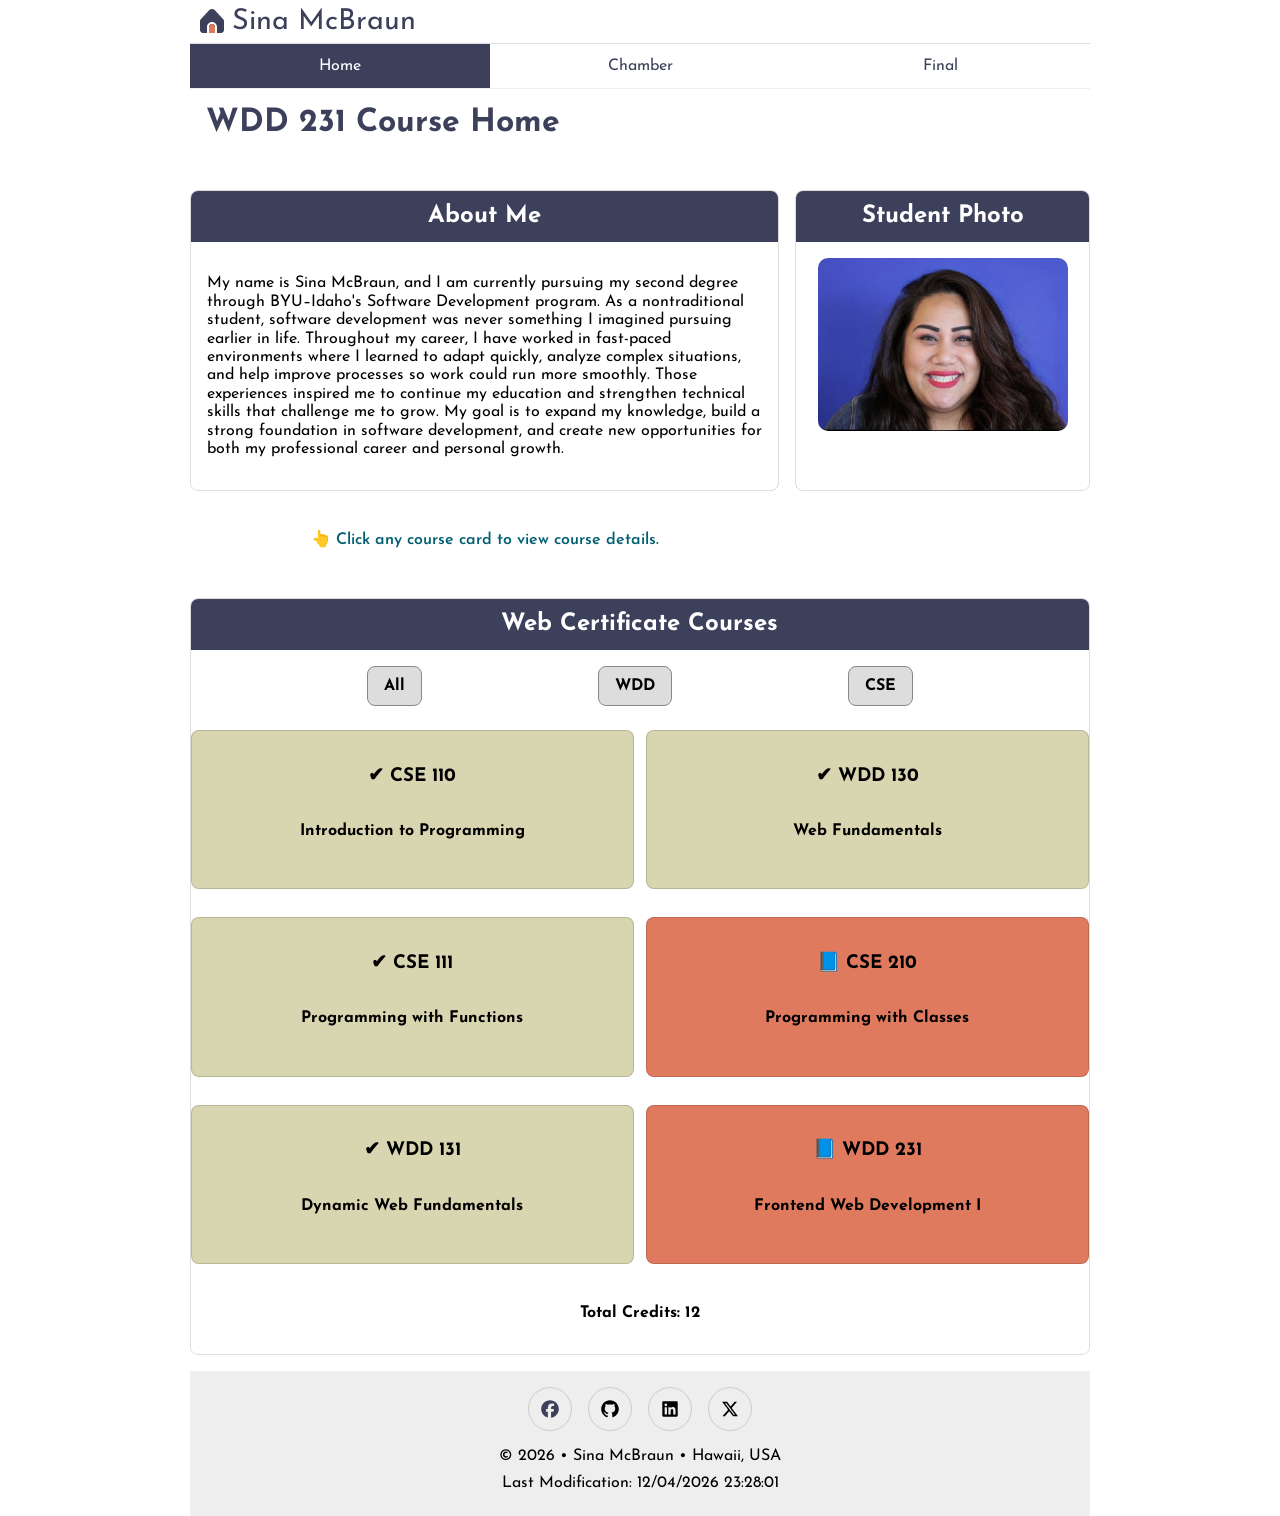
<file: index.html>
<!DOCTYPE html>
<html lang="en">

<head>
    <meta charset="UTF-8">
    <meta name="viewport" content="width=device-width, initial-scale=1.0">

    <title>Sina McBraun | WDD 231 Course Home</title>

    <link rel="icon" href="favicon.ico">

    <meta name="description"
        content="WDD 231 Course Home Page for Sina McBraun featuring web development projects and coursework.">

    <meta property="og:title" content="Sina McBraun | WDD 231 Course Home">
    <meta property="og:description"
        content="WDD 231 Course Home Page for Sina McBraun to feature web development projects and homework assignments.">
    <meta property="og:image" content="https://smcbraun.github.io/wdd231/images/profile.jpg">
    <meta property="og:url" content="https://smcbraun.github.io/wdd231/">

    <meta name="author" content="Sina McBraun">

    <link rel="preconnect" href="https://fonts.googleapis.com">
    <link rel="preconnect" href="https://fonts.gstatic.com" crossorigin>
    <link href="https://fonts.googleapis.com/css2?family=Josefin+Sans&display=swap" rel="stylesheet">

    <link rel="stylesheet" href="styles/normalize.css">
    <link rel="stylesheet" href="styles/small.css">
    <link rel="stylesheet" href="styles/larger.css">
    <script src="scripts/navigation.js" defer></script>
    <script src="scripts/date.js" defer></script>
    <script src="scripts/course.js" defer></script>

</head>

<body>
    <header>
        <img src="images/home.svg" alt="Site Logo" width="512" height="512">
        <span>Sina McBraun</span>

        <button id="ham-btn" class="hamburger" aria-label="Open navigation menu">
        </button>
    </header>
    <nav id="nav-bar" class="navigation">
        <ul>
            <li class="current"><a href="index.html">Home</a></li>
            <li><a href="chamber/">Chamber</a></li>
            <li><a href="#">Final</a></li>
        </ul>

    </nav>


    <main>
        <h1>WDD 231 Course Home</h1>

        <section class="about">
            <h2>About Me</h2>
            <p>
                My name is Sina McBraun, and I am currently pursuing my second degree through BYU–Idaho's
                Software
                Development
                program. As a nontraditional student, software development was never something I imagined
                pursuing
                earlier in
                life. Throughout my career, I have worked in fast-paced environments where I learned to adapt
                quickly,
                analyze
                complex situations, and help improve processes so work could run more smoothly. Those
                experiences
                inspired me
                to continue my education and strengthen technical skills that challenge me to grow. My goal is
                to expand
                my
                knowledge, build a strong foundation in software development, and create new opportunities for
                both my
                professional career and personal growth.
            </p>


        </section>

        <section class="photo">
            <h2>Student Photo</h2>
            <img src="images/profile.jpg" alt="Photo of Sina McBraun">
        </section>

        <p class="course-instruction">
            👆 Click any course card to view course details.
        </p>

        <section class="courses">
            <h2>Web Certificate Courses</h2>

            <div class="course-buttons">
                <button id="all">All</button>
                <button id="wdd">WDD</button>
                <button id="cse">CSE</button>
            </div>

            <div id="course-cards"></div>

            <p id="credits"></p>
        </section>
        <dialog id="course-details"></dialog>
    </main>

    <footer>
        <div class="social">
            <a href="https://www.facebook.com/sinamcbraun" target="_blank">
                <img src="images/facebook.svg" alt="facebook" width="16" height="16">
            </a>

            <a href="https://github.com" target="_blank">
                <img src="images/github.svg" alt="github" width="16" height="16">
            </a>

            <a href="https://www.linkedin.com/in/sinamcbraun" target="_blank">
                <img src="images/linkedin.svg" alt="linkedin" width="16" height="16">
            </a>

            <a href="https://x.com/MakT92" target="_blank">
                <img src="images/twitter-x.svg" alt="twitter-x" width="16" height="16">
            </a>
        </div>

        <p>&copy; <span id="currentyear"></span> • Sina McBraun • Hawaii, USA</p>
        <p id="lastModified"></p>
    </footer>


</body>


</html>
</file>
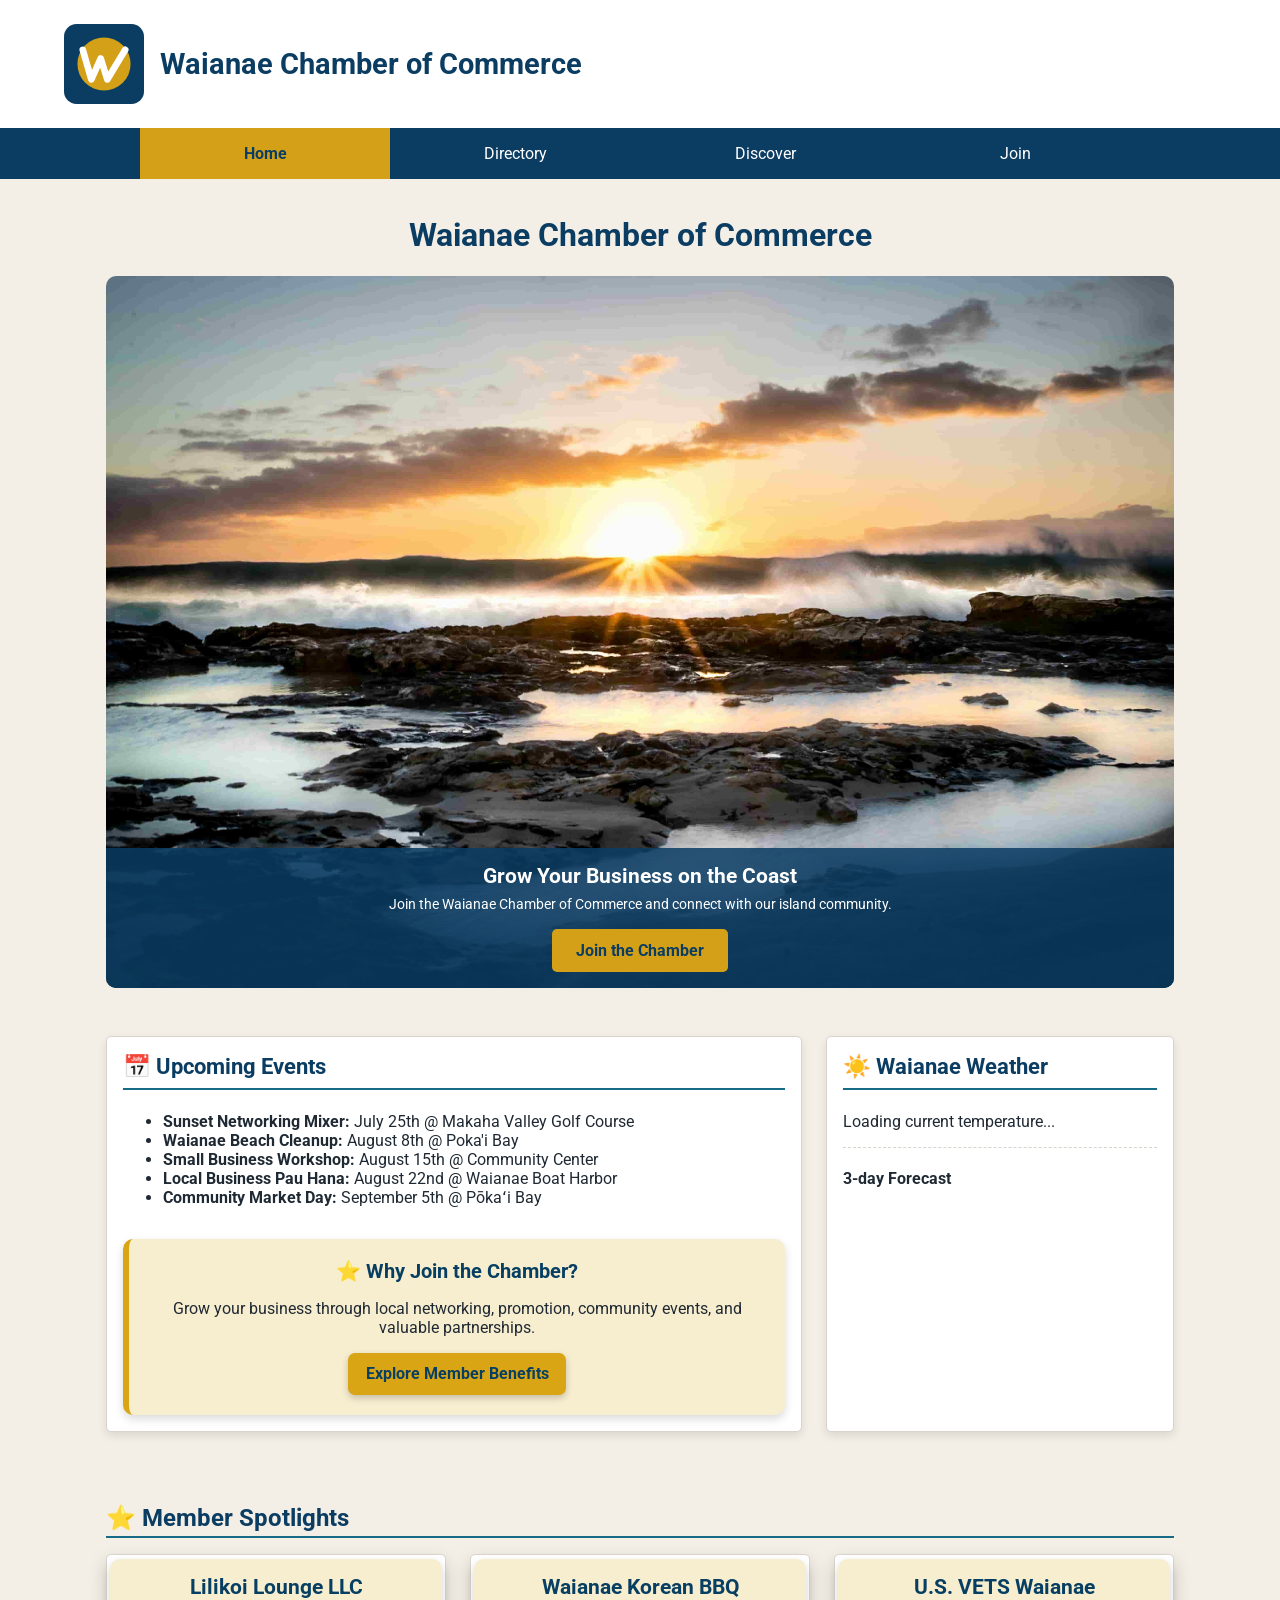
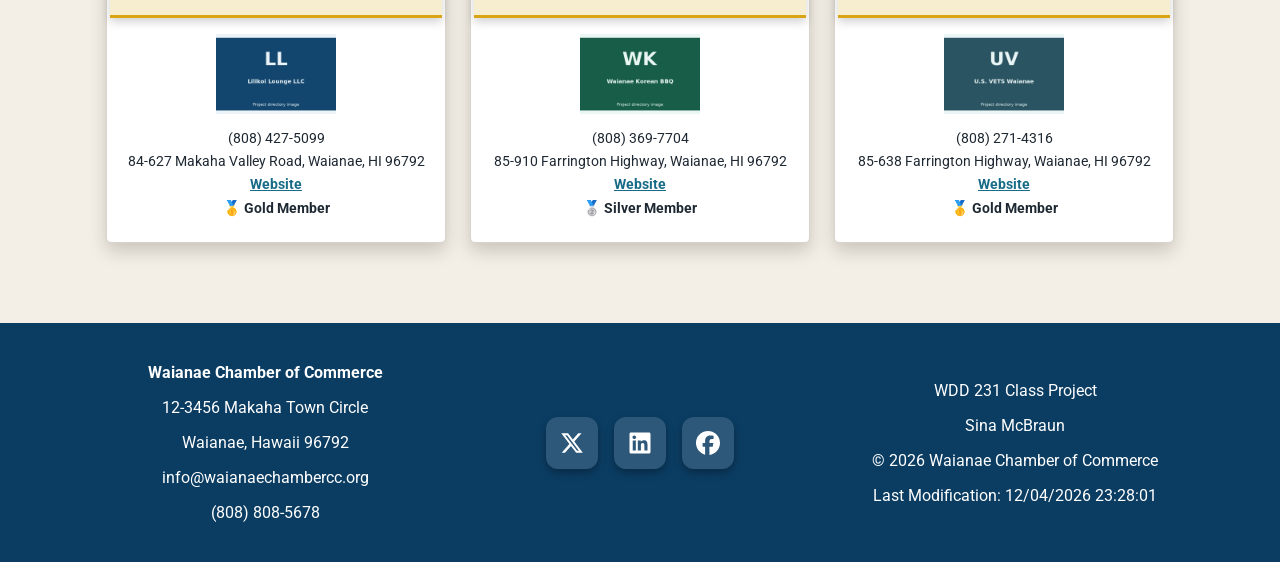
<file: chamber/index.html>
<!DOCTYPE html>
<html lang="en">

<head>
    <meta charset="UTF-8">
    <meta name="viewport" content="width=device-width, initial-scale=1.0">

    <title>Waianae Chamber of Commerce | Home</title>


    <meta name="description"
        content="Explore Waianae businesses, community events, local weather, and opportunities to join the Waianae Chamber of Commerce.">
    <meta name="author" content="Sina McBraun">


    <!-- OPEN GRAPH SOCIAL MEDIA -->

    <meta property="og:title" content="Waianae Chamber of Commerce Home Page">
    <meta property="og:description"
        content="Discover local businesses, community events, weather, and membership opportunities in Waianae.">
    <meta property="og:image" content="https://smcbraun.github.io/wdd231/chamber/images/logo.svg">
    <meta property="og:url" content="https://smcbraun.github.io/wdd231/chamber/index.html">
    <meta property="og:type" content="website">

    <!-- FAVICON -->

    <link rel="icon" href="images/waianae-favicon.ico">

    <!-- STYLESHEETS -->


    <link rel="preconnect" href="https://fonts.googleapis.com">
    <link rel="preconnect" href="https://fonts.gstatic.com" crossorigin>

    <link href="https://fonts.googleapis.com/css2?family=Roboto:wght@400;700&display=swap" rel="stylesheet">


    <link rel="stylesheet" href="styles/small.css">
    <link rel="stylesheet" href="styles/larger.css" media="(min-width: 768px)">



    <!-- JAVASCRIPT  -->

    <script src="scripts/home.js" defer></script>
    <script src="scripts/date.js" defer></script>


</head>

<body>

    <!-- HEADER -->
    <header>
        <img src="images/logo.svg" alt="Waianae Chamber of Commerce Logo" width="64" height="64">

        <span>Waianae Chamber of Commerce</span>

        <button id="ham-btn" class="hamburger" type="button" aria-label="Open Navigation menu"></button>
    </header>


    <!-- NAVIGATION -->

    <nav id="nav-bar">
        <ul>
            <li><a href="index.html" class="active">Home</a></li>
            <li><a href="directory.html">Directory</a></li>
            <li><a href="discover.html">Discover</a></li>
            <li><a href="join.html">Join</a></li>
        </ul>


    </nav>


    <!-- MAIN CONTENT -->
    <main>
        <h1>Waianae Chamber of Commerce</h1>


        <div class="home-grid">
            <section class="hero-box">
                <img src="images/waianae-hero.webp" alt="Sunset over the Waianae coastline on Oahu" class="hero-img">
                <div class="cta-overlay">
                    <h2>Grow Your Business on the Coast</h2>
                    <p>Join the Waianae Chamber of Commerce and connect with our island community.</p>
                    <a href="join.html" class="cta-btn">Join the Chamber</a>
                </div>
            </section>

            <section class="home-card events-card">
                <h3>📅 Upcoming Events</h3>
                <ul>
                    <li><strong>Sunset Networking Mixer:</strong> July 25th @ Makaha Valley Golf Course</li>
                    <li><strong>Waianae Beach Cleanup:</strong> August 8th @ Poka'i Bay</li>
                    <li><strong>Small Business Workshop:</strong> August 15th @ Community Center</li>
                    <li><strong>Local Business Pau Hana:</strong> August 22nd @ Waianae Boat Harbor</li>
                    <li><strong>Community Market Day:</strong> September 5th @ Pōkaʻi Bay</li>

                </ul>

                <div class="events-feature">
                    <h4>⭐ Why Join the Chamber?</h4>
                    <p>Grow your business through local networking, promotion, community events, and valuable
                        partnerships.</p>
                    <a href="join.html" class="events-btn">Explore Member Benefits</a>
                </div>
            </section>

            <section class="home-card weather-card">
                <h3>☀️ Waianae Weather</h3>
                <div id="current-weather">
                    <p>Loading current temperature...</p>
                </div>
                <hr class="weather-divider">
                <h4>3-day Forecast</h4>
                <div id="forecast" class="forecast-grid">
                </div>
            </section>

            <section class="spotlight-section">
                <h3>⭐ Member Spotlights</h3>
                <div id="spotlights" class="spotlight-grid">
                </div>
            </section>

        </div>
    </main>
    <!-- FOOTER -->


    <footer>
        <div class="chamber-contact">
            <p><strong>Waianae Chamber of Commerce</strong></p>
            <p>12-3456 Makaha Town Circle
            <p>Waianae, Hawaii 96792
            <p>info@waianaechambercc.org
            <p>(808) 808-5678</p>
        </div>




        <!-- SOCIAL MEDIA -->


        <div class="social">

            <a href="https://x.com" target="_blank" rel="noopener">
                <img src="images/twitter.svg" alt="Twitter" width="42" height="42">
            </a>


            <a href="https://www.linkedin.com" target="_blank" rel="noopener">
                <img src="images/linkedin.svg" alt="LinkedIn" width="42" height="42">
            </a>

            <a href="https://www.facebook.com" target="_blank" rel="noopener">
                <img src="images/facebook.svg" alt="Facebook" width="42" height="42">
            </a>

        </div>

        <!-- DEVELOPMENT INFO-->


        <div class="development-info">
            <p> WDD 231 Class Project</p>
            <p>Sina McBraun</p>
            &copy; <span id="currentYear"> </span> Waianae Chamber of Commerce
            <p id="lastModified"></p>
        </div>
    </footer>
</body>

</html>
</file>
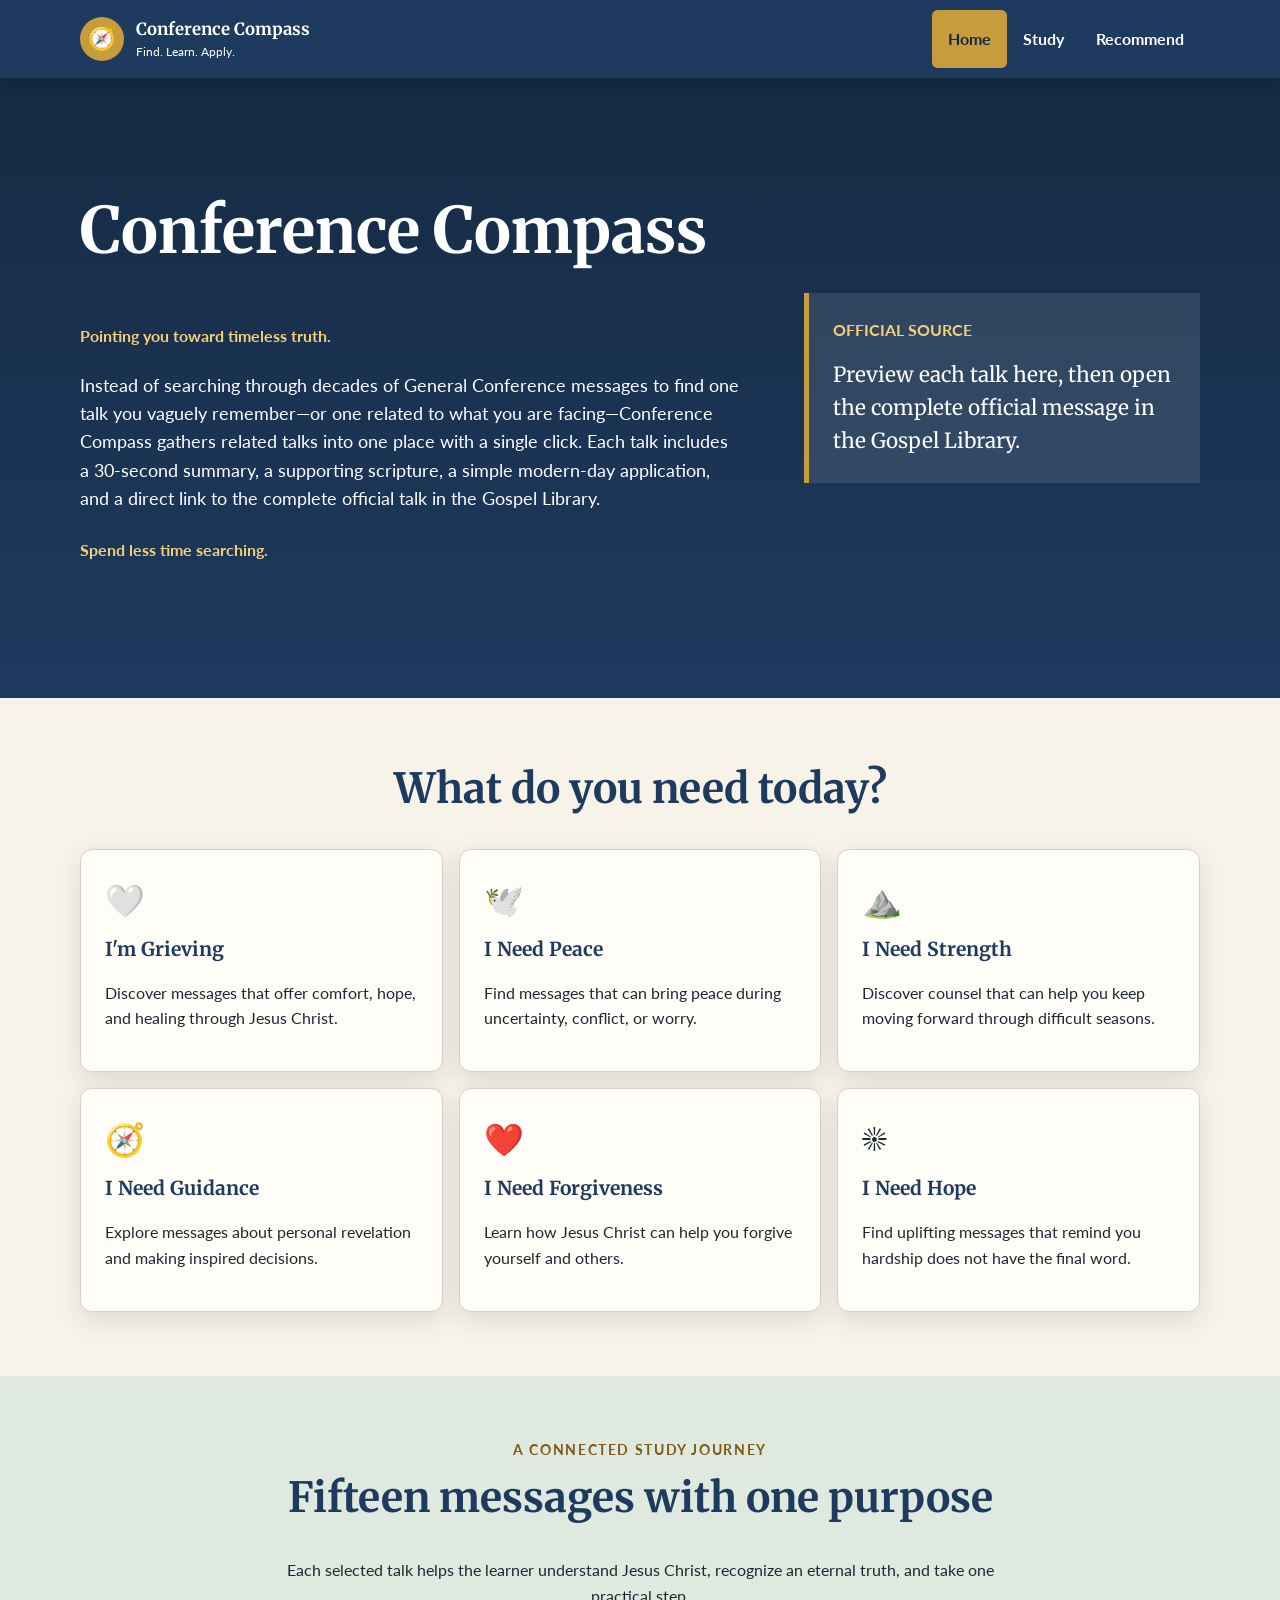
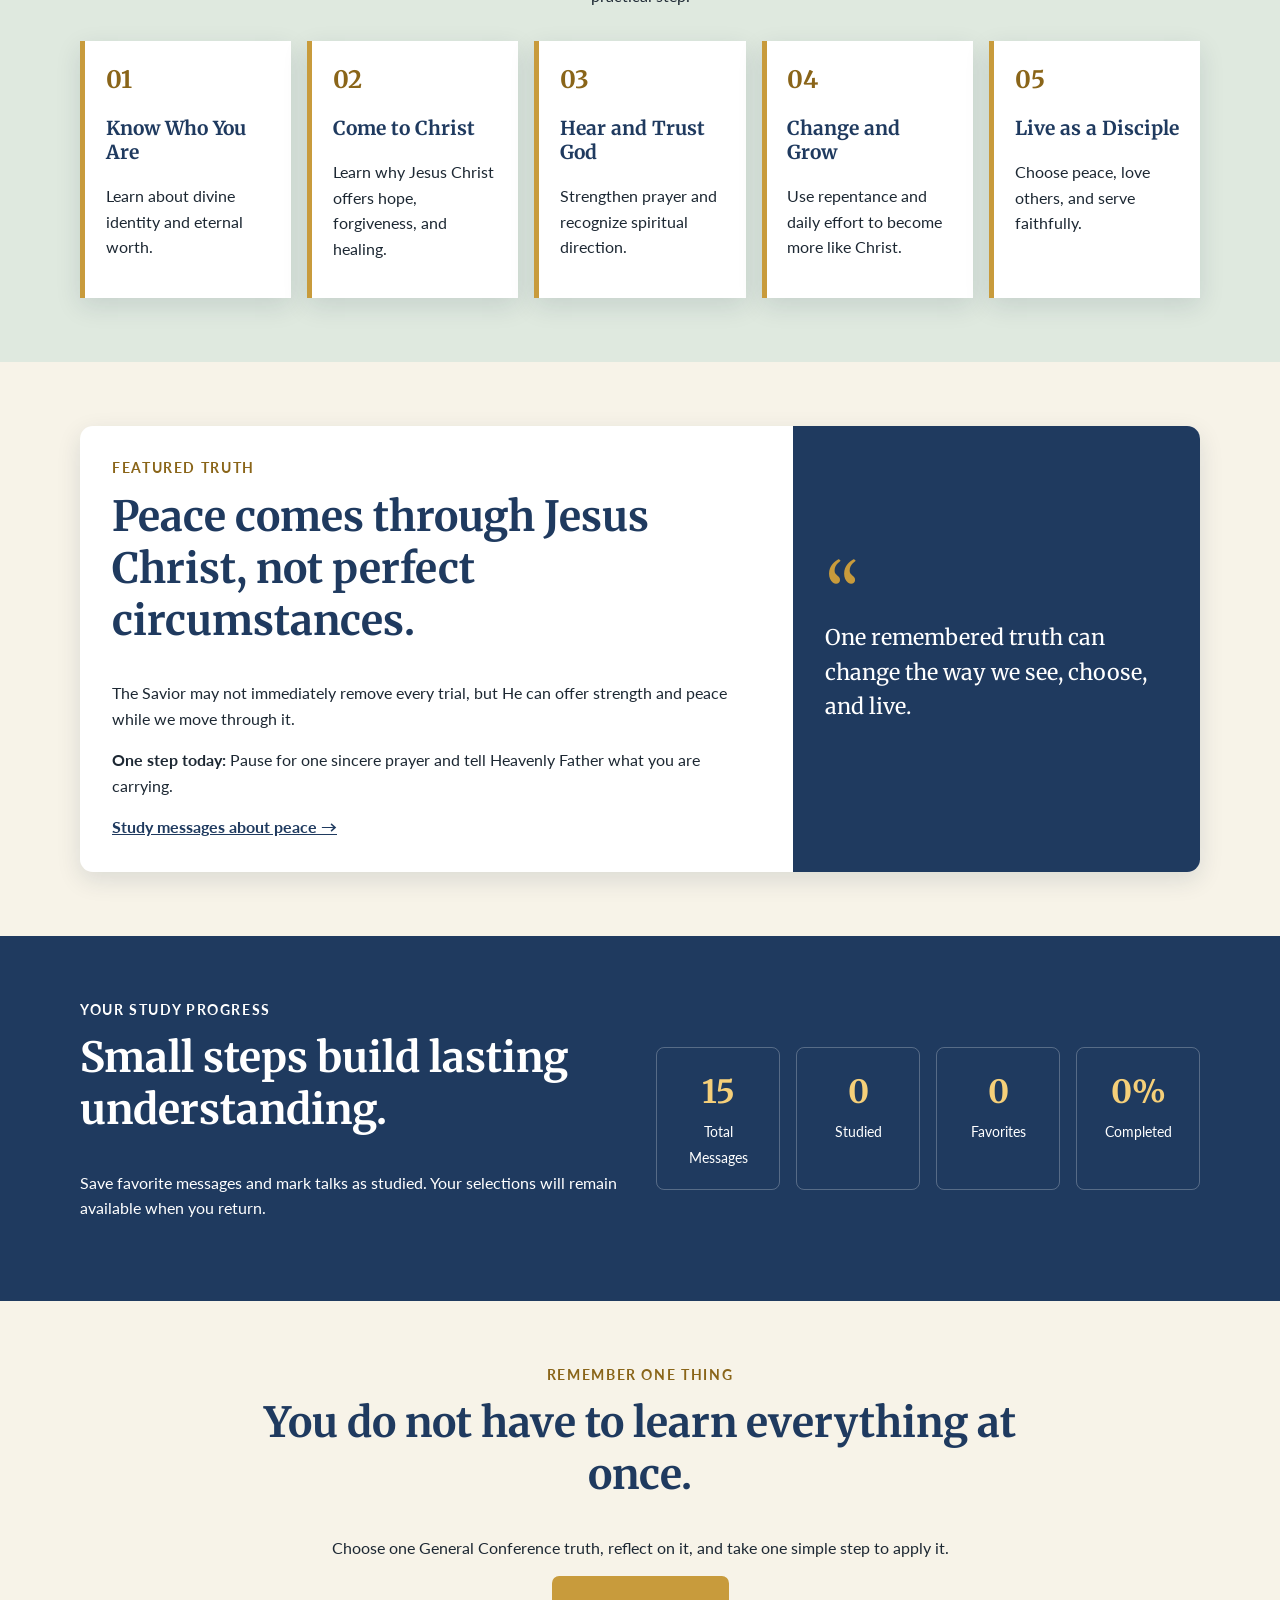
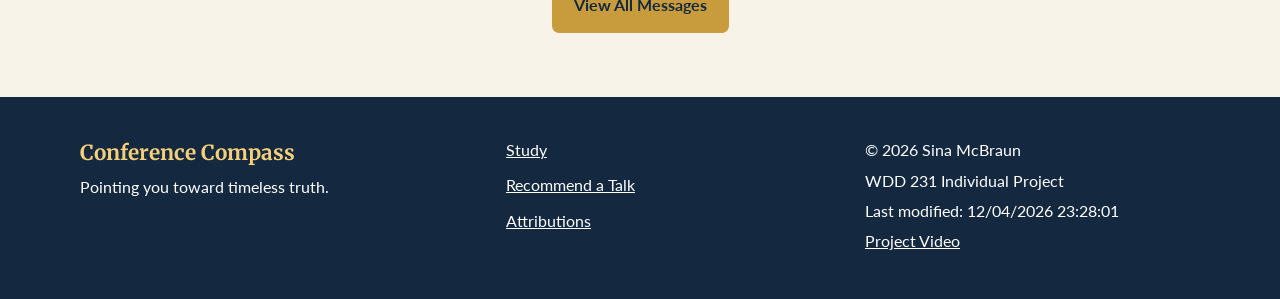
<file: project/index.html>
<!doctype html>
<html lang="en-US">

<head>
    <meta charset="utf-8">
    <meta name="viewport" content="width=device-width, initial-scale=1">

    <title>Conference Compass | Where Life's Questions Meet Timeless Truth</title>

    <meta name="description"
        content="Find General Conference messages by topic, review 30-second summaries, and continue studying the official talks in the Gospel Library.">

    <meta name="author" content="Sina McBraun">

    <meta property="og:title" content="Conference Compass | General Conference Study Guide ">

    <meta property="og:description" content="Spend less time searching and quickly discover General Conference messages related to what you are facing.">

    <meta property="og:type" content="website">

    <meta property="og:url" content="https://smcbraun.github.io/wdd231/project/">

    <meta property="og:image"
        content="https://smcbraun.github.io/wdd231/project/images/wireframe-wide.webp">

    <link rel="icon" href="images/favicon.svg" type="image/svg+xml">

    <link rel="preconnect" href="https://fonts.googleapis.com">

    <link rel="preconnect" href="https://fonts.gstatic.com" crossorigin>

    <link href="https://fonts.googleapis.com/css2?family=Lato:wght@400;700&family=Merriweather:wght@700&display=swap"
        rel="stylesheet">

    <link rel="stylesheet" href="styles/normalize.css">
    <link rel="stylesheet" href="styles/style.css">

    <script type="module" src="scripts/main.js"></script>
</head>

<body>

    <!--==================================================
        ACCESSIBILITY LINK
    ===================================================-->
    <a class="skip-link" href="#main-content">
        Skip to main content
    </a>

    <!--==================================================
        HEADER AND NAVIGATION
    ===================================================-->
    <header class="site-header">

        <div class="header-content">

            <a class="site-brand" href="index.html">

                <span class="brand-mark" aria-hidden="true">
                    🧭
                </span>

                <span class="brand-text">
                    <strong>Conference Compass</strong>
                    <small>Find. Learn. Apply.</small>
                </span>

            </a>

            <button id="menu-button" class="menu-button" type="button" aria-label="Open navigation menu"
                aria-expanded="false" aria-controls="primary-navigation">

                <span aria-hidden="true">
                    ☰
                </span>

            </button>

            <nav id="primary-navigation" class="primary-navigation" aria-label="Primary navigation">

                <a class="active" href="index.html" aria-current="page">
                    Home
                </a>

                <a href="talks.html">
                    Study
                </a>

                <a href="recommend.html">
                    Recommend
                </a>

            </nav>

        </div>

    </header>

    <!--==================================================
        MAIN CONTENT
    ===================================================-->
    <main id="main-content">

        <!--==================================================
            HERO
        ===================================================-->
        <section class="hero">

            <div class="hero-content">

                <h1>
                    Conference Compass
                </h1>

                <p class="site-promise">
                    <strong>Pointing you toward timeless truth.</strong>
                </p>

                <p class="hero-text">
                    Instead of searching through decades of General Conference
                    messages to find one talk you vaguely remember—or one related
                    to what you are facing—Conference Compass gathers related talks
                    into one place with a single click. Each talk includes a
                    30-second summary, a supporting scripture, a simple modern-day
                    application, and a direct link to the complete official talk
                    in the Gospel Library.
                </p>

                <p class="site-promise">
                    <strong>Spend less time searching.</strong>
                </p>

            </div>

            <aside class="hero-truth" aria-label="Official source information">

                <p class="truth-label">
                    Official Source
                </p>

                <blockquote>
                    Preview each talk here, then open the complete
                    official message in the Gospel Library.
                </blockquote>

            </aside>

        </section>

        <!--==================================================
            USER NEEDS
        ===================================================-->
        <section id="needs" class="needs-section section-container">

            <div class="section-heading">

                <h2>
                    What do you need today?
                </h2>

            </div>

            <div class="needs-grid">

                <a class="need-card" href="talks.html?topic=grief">

                    <span class="need-icon" aria-hidden="true">
                        🤍
                    </span>

                    <h3>I'm Grieving</h3>

                    <p>
                        Discover messages that offer comfort, hope,
                        and healing through Jesus Christ.
                    </p>

                </a>

                <a class="need-card" href="talks.html?topic=peace">

                    <span class="need-icon" aria-hidden="true">
                        🕊️
                    </span>

                    <h3>I Need Peace</h3>

                    <p>
                        Find messages that can bring peace during
                        uncertainty, conflict, or worry.
                    </p>

                </a>

                <a class="need-card" href="talks.html?topic=strength">

                    <span class="need-icon" aria-hidden="true">
                        ⛰️
                    </span>

                    <h3>I Need Strength</h3>

                    <p>
                        Discover counsel that can help you keep
                        moving forward through difficult seasons.
                    </p>

                </a>

                <a class="need-card" href="talks.html?topic=direction">

                    <span class="need-icon" aria-hidden="true">
                        🧭
                    </span>

                    <h3>I Need Guidance</h3>

                    <p>
                        Explore messages about personal revelation
                        and making inspired decisions.
                    </p>

                </a>

                <a class="need-card" href="talks.html?topic=forgiveness">

                    <span class="need-icon" aria-hidden="true">
                        ❤️
                    </span>

                    <h3>I Need Forgiveness</h3>

                    <p>
                        Learn how Jesus Christ can help you forgive
                        yourself and others.
                    </p>

                </a>

                <a class="need-card" href="talks.html?topic=hope">

                    <span class="need-icon" aria-hidden="true">
                        ☀️
                    </span>

                    <h3>I Need Hope</h3>

                    <p>
                        Find uplifting messages that remind you
                        hardship does not have the final word.
                    </p>

                </a>

            </div>

        </section>

        <!--==================================================
            STUDY JOURNEY
        ===================================================-->
        <section class="journey-section">

            <div class="section-container">

                <div class="section-heading">

                    <p class="section-label">
                        A connected study journey
                    </p>

                    <h2>
                        Fifteen messages with one purpose
                    </h2>

                    <p>
                        Each selected talk helps the learner understand
                        Jesus Christ, recognize an eternal truth, and
                        take one practical step.
                    </p>

                </div>

                <div class="journey-grid">

                    <article class="journey-card">

                        <span class="journey-number">
                            01
                        </span>

                        <div>
                            <h3>Know Who You Are</h3>

                            <p>
                                Learn about divine identity and eternal worth.
                            </p>
                        </div>

                    </article>

                    <article class="journey-card">

                        <span class="journey-number">
                            02
                        </span>

                        <div>
                            <h3>Come to Christ</h3>

                            <p>
                                Learn why Jesus Christ offers hope,
                                forgiveness, and healing.
                            </p>
                        </div>

                    </article>

                    <article class="journey-card">

                        <span class="journey-number">
                            03
                        </span>

                        <div>
                            <h3>Hear and Trust God</h3>

                            <p>
                                Strengthen prayer and recognize spiritual
                                direction.
                            </p>
                        </div>

                    </article>

                    <article class="journey-card">

                        <span class="journey-number">
                            04
                        </span>

                        <div>
                            <h3>Change and Grow</h3>

                            <p>
                                Use repentance and daily effort to become
                                more like Christ.
                            </p>
                        </div>

                    </article>

                    <article class="journey-card">

                        <span class="journey-number">
                            05
                        </span>

                        <div>
                            <h3>Live as a Disciple</h3>

                            <p>
                                Choose peace, love others, and serve faithfully.
                            </p>
                        </div>

                    </article>

                </div>

            </div>

        </section>

        <!--==================================================
            FEATURED MESSAGE
        ===================================================-->
        <section class="featured-section section-container">

            <div class="featured-card">

                <div class="featured-copy">

                    <p class="section-label">
                        Featured truth
                    </p>

                    <h2>
                        Peace comes through Jesus Christ, not perfect
                        circumstances.
                    </h2>

                    <p>
                        The Savior may not immediately remove every trial,
                        but He can offer strength and peace while we move
                        through it.
                    </p>

                    <p>
                        <strong>One step today:</strong>
                        Pause for one sincere prayer and tell Heavenly
                        Father what you are carrying.
                    </p>

                    <a class="text-link" href="talks.html?topic=peace">

                        Study messages about peace
                        <span aria-hidden="true">→</span>

                    </a>

                </div>

                <div class="featured-quote">

                    <span aria-hidden="true">
                        “
                    </span>

                    <p>
                        One remembered truth can change the way we see,
                        choose, and live.
                    </p>

                </div>

            </div>

        </section>

        <!--==================================================
            LOCAL STORAGE PROGRESS
        ===================================================-->
        <section class="progress-section">

            <div class="section-container progress-content">

                <div>

                    <p class="section-label">
                        Your study progress
                    </p>

                    <h2>
                        Small steps build lasting understanding.
                    </h2>

                    <p>
                        Save favorite messages and mark talks as studied.
                        Your selections will remain available when you return.
                    </p>

                </div>

                <div class="progress-summary">

                    <div class="progress-stat">
                        <strong id="total-count">15</strong>
                        <span>Total Messages</span>
                    </div>

                    <div class="progress-stat">
                        <strong id="studied-count">0</strong>
                        <span>Studied</span>
                    </div>

                    <div class="progress-stat">
                        <strong id="favorite-count">0</strong>
                        <span>Favorites</span>
                    </div>

                    <div class="progress-stat">
                        <strong id="progress-percent">0%</strong>
                        <span>Completed</span>
                    </div>

                </div>

            </div>

        </section>

        <!--==================================================
            FINAL INVITATION
        ===================================================-->
        <section class="closing-section section-container">

            <div class="closing-content">

                <p class="section-label">
                    Remember one thing
                </p>

                <h2>
                    You do not have to learn everything at once.
                </h2>

                <p>
                    Choose one General Conference truth, reflect on it,
                    and take one simple step to apply it.
                </p>

                <a class="button primary-button" href="talks.html">
                    View All Messages
                </a>

            </div>

        </section>

    </main>

    <!--==================================================
        FOOTER
    ===================================================-->
    <footer class="site-footer">

        <div class="footer-content">

            <div>

                <p class="footer-brand">
                    Conference Compass
                </p>

                <p>
                    Pointing you toward timeless truth.
                </p>

            </div>

            <nav class="footer-navigation" aria-label="Footer navigation">

                <a href="talks.html">
                    Study
                </a>

                <a href="recommend.html">
                    Recommend a Talk
                </a>

                <a href="attributions.html">
                    Attributions
                </a>

            </nav>

            <div class="footer-course">

                <p>
                    &copy;
                    <span id="current-year"></span>
                    Sina McBraun
                </p>

                <p>
                    WDD 231 Individual Project
                </p>

                <p id="last-modified"></p>

                <p>
                    <a href="https://www.loom.com/share/569faaee90b14f6cb16aa21a4ac6ca26" class="video-link">
                        Project Video
                    </a>
                </p>

            </div>

        </div>

    </footer>

</body>

</html>
</file>
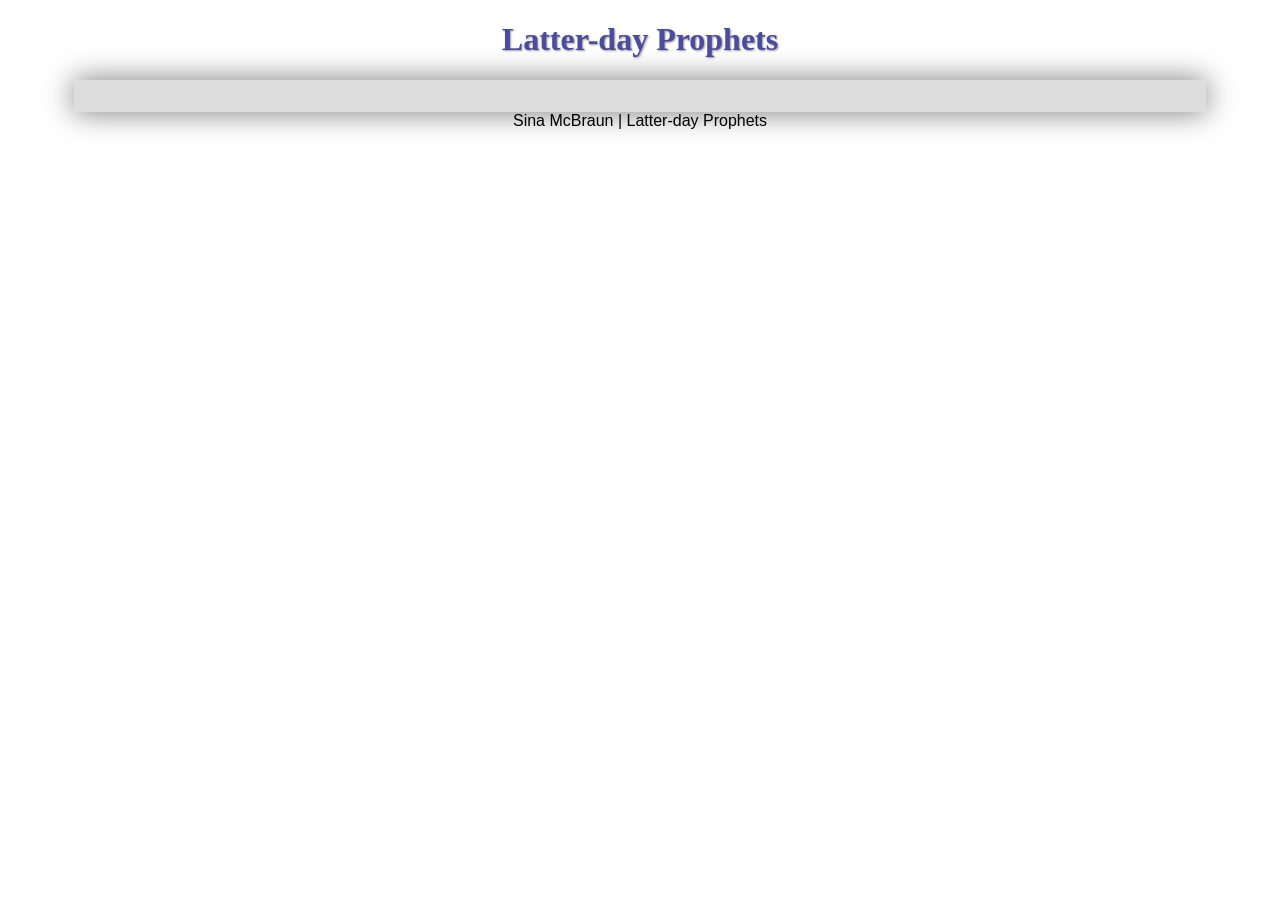
<file: prophets.html>
<!DOCTYPE html>
<html lang="en">

<head>
    <meta charset="UTF-8">
    <meta name="viewport" content="width=device-width, initial-scale=1.0">

    <title>Latter-day Prophets</title>

    <meta name="description" content="Display of Latter-day Prophets using the Fetch API">
    <meta name="author" content="Sina McBraun">

    <link rel="stylesheet" href="styles/prophets.css">

    <script src="scripts/prophets.js" defer></script>

</head>

<body>

    <header>
        <h1>Latter-day Prophets</h1>
    </header>

    <main>

        <div id="cards"></div>
    </main>


    <footer>
        Sina McBraun | Latter-day Prophets
    </footer>
</body>

</html>
</file>
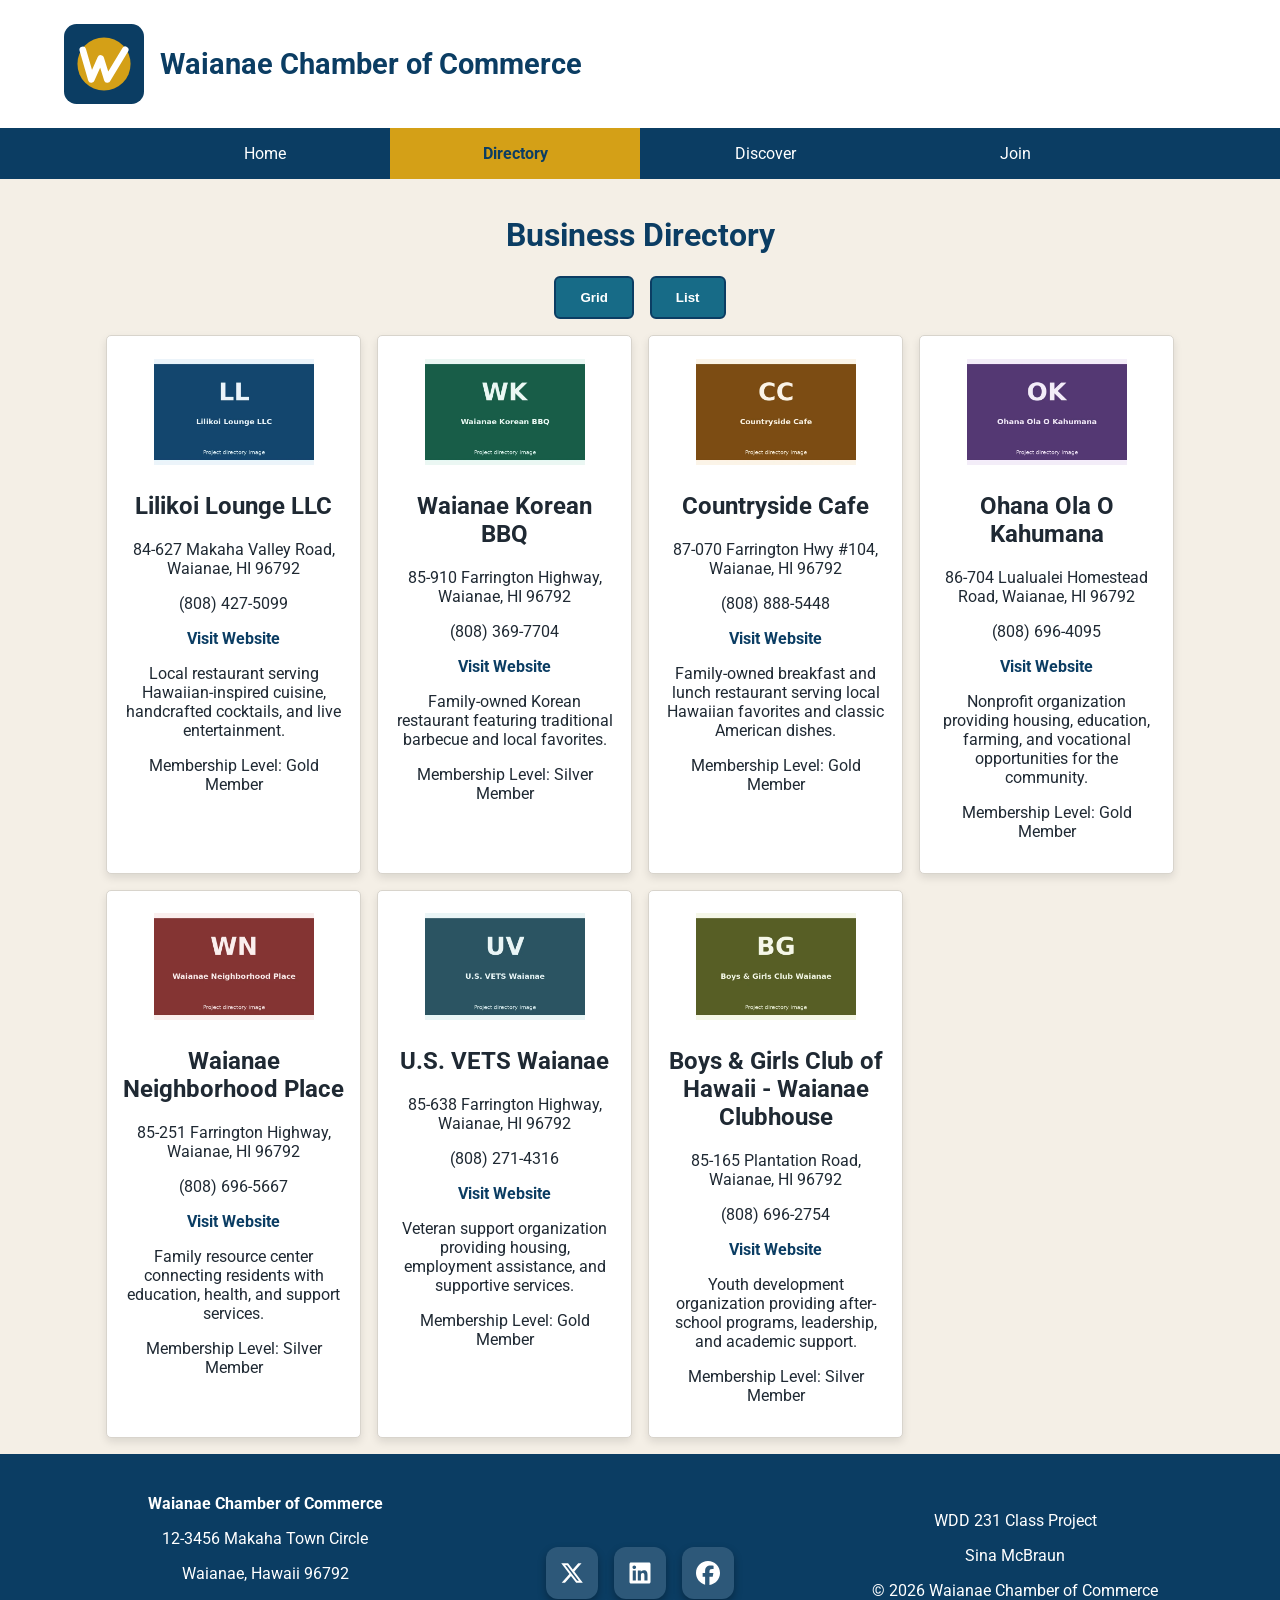
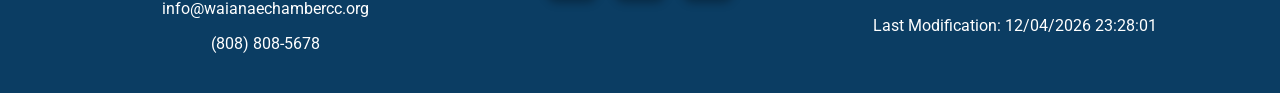
<file: chamber/directory.html>
<!DOCTYPE html>
<html lang="en">

<head>
    <meta charset="UTF-8">
    <meta name="viewport" content="width=device-width, initial-scale=1.0">

    <title>Waianae Chamber of Commerce| Directory</title>


    <meta name="description" content="Directory of businesses that are members of Waianae Chamber of Commerce.">
    <meta name="author" content="Sina McBraun">


    <!-- OPEN GRAPH SOCIAL MEDIA -->

    <meta property="og:title" content="Waianae Chamber of Commerce Directory">
    <meta property="og:description" content="Directory of businesses in the Waianae Chamber of Commerce.">
    <meta property="og:image" content="https://smcbraun.github.io/wdd231/chamber/images/logo.svg">
    <meta property="og:url" content="https://smcbraun.github.io/wdd231/chamber/directory.html">
    <meta property="og:type" content="website">

    <!-- FAVICON -->

    <link rel="icon" href="images/waianae-favicon.ico">

    <!-- STYLESHEETS -->


    <link rel="preconnect" href="https://fonts.googleapis.com">
    <link rel="preconnect" href="https://fonts.gstatic.com" crossorigin>

    <link href="https://fonts.googleapis.com/css2?family=Roboto:wght@400;700&display=swap" rel="stylesheet">


    <link rel="stylesheet" href="styles/small.css">
    <link rel="stylesheet" href="styles/larger.css" media="(min-width: 768px)">



    <!-- JAVASCRIPT  -->

    <script src="scripts/directory.js" defer></script>
    <script src="scripts/date.js" defer></script>


</head>

<body>

    <!-- HEADER -->
    <header>
        <img src="images/logo.svg" alt="Waianae Chamber of Commerce Logo" width="64" height="64">

        <span>Waianae Chamber of Commerce</span>

        <button id="ham-btn" class="hamburger" type="button" aria-label="Open Navigation menu"></button>
    </header>


    <!-- NAVIGATION -->

    <nav id="nav-bar">
        <ul>
            <li><a href="index.html">Home</a></li>
            <li><a href="directory.html" class="active">Directory</a></li>
            <li><a href="discover.html">Discover</a></li>
            <li><a href="join.html">Join</a></li>
        </ul>


    </nav>


    <!-- MAIN CONTENT -->

    <main>
        <h1>Business Directory</h1>


        <div class="view-buttons">
            <button id="grid" type="button" aria-label="Display members in grid view">
                Grid
            </button>

            <button id="list" type="button" aria-label="Display members in list view">
                List
            </button>


        </div>

        <section id="members" class="grid" aria-label="Chamber member directory">

        </section>

    </main>

    <!-- FOOTER -->


    <footer>
        <div class="chamber-contact">
            <p><strong>Waianae Chamber of Commerce</strong></p>
            <p>12-3456 Makaha Town Circle
            <p>Waianae, Hawaii 96792
            <p>info@waianaechambercc.org
            <p>(808) 808-5678</p>
        </div>




        <!-- SOCIAL MEDIA -->


        <div class="social">

            <a href="https://www.twittercom" target="_blank" rel="noopener">
                <img src="images/twitter.svg" alt="Twitter" width="42" height="42">
            </a>


            <a href="https://www.linkedin.com" target="_blank" rel="noopener">
                <img src="images/linkedin.svg" alt="LinkedIn" width="42" height="42">
            </a>

            <a href="https://www.facebook.com" target="_blank" rel="noopener">
                <img src="images/facebook.svg" alt="Facebook" width="42" height="42">
            </a>

        </div>

        <!-- DEVELOPMENT INFO-->


        <div class="development-info">
            <p> WDD 231 Class Project</p>
            <p>Sina McBraun</p>
            &copy; <span id="currentYear"> </span> Waianae Chamber of Commerce
            <p id="lastModified"></p>
        </div>
    </footer>
</body>

</html>
</file>
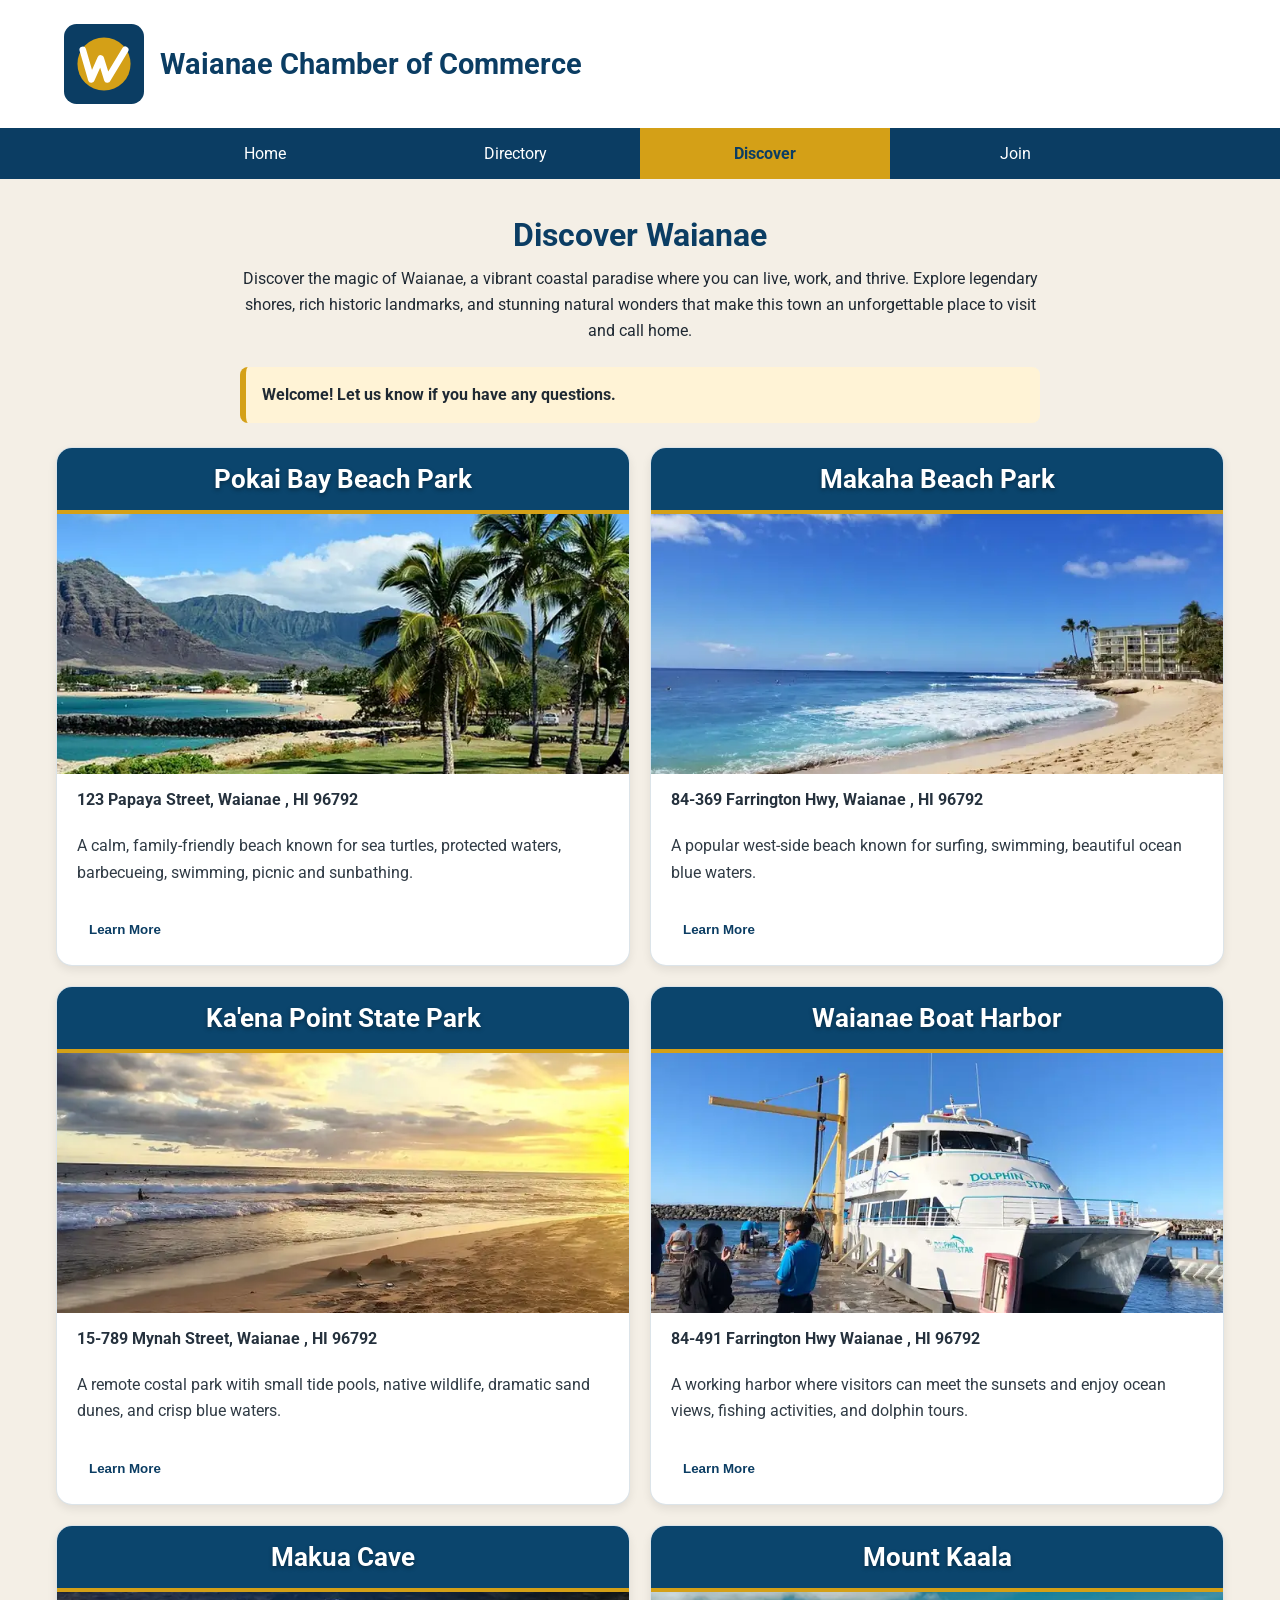
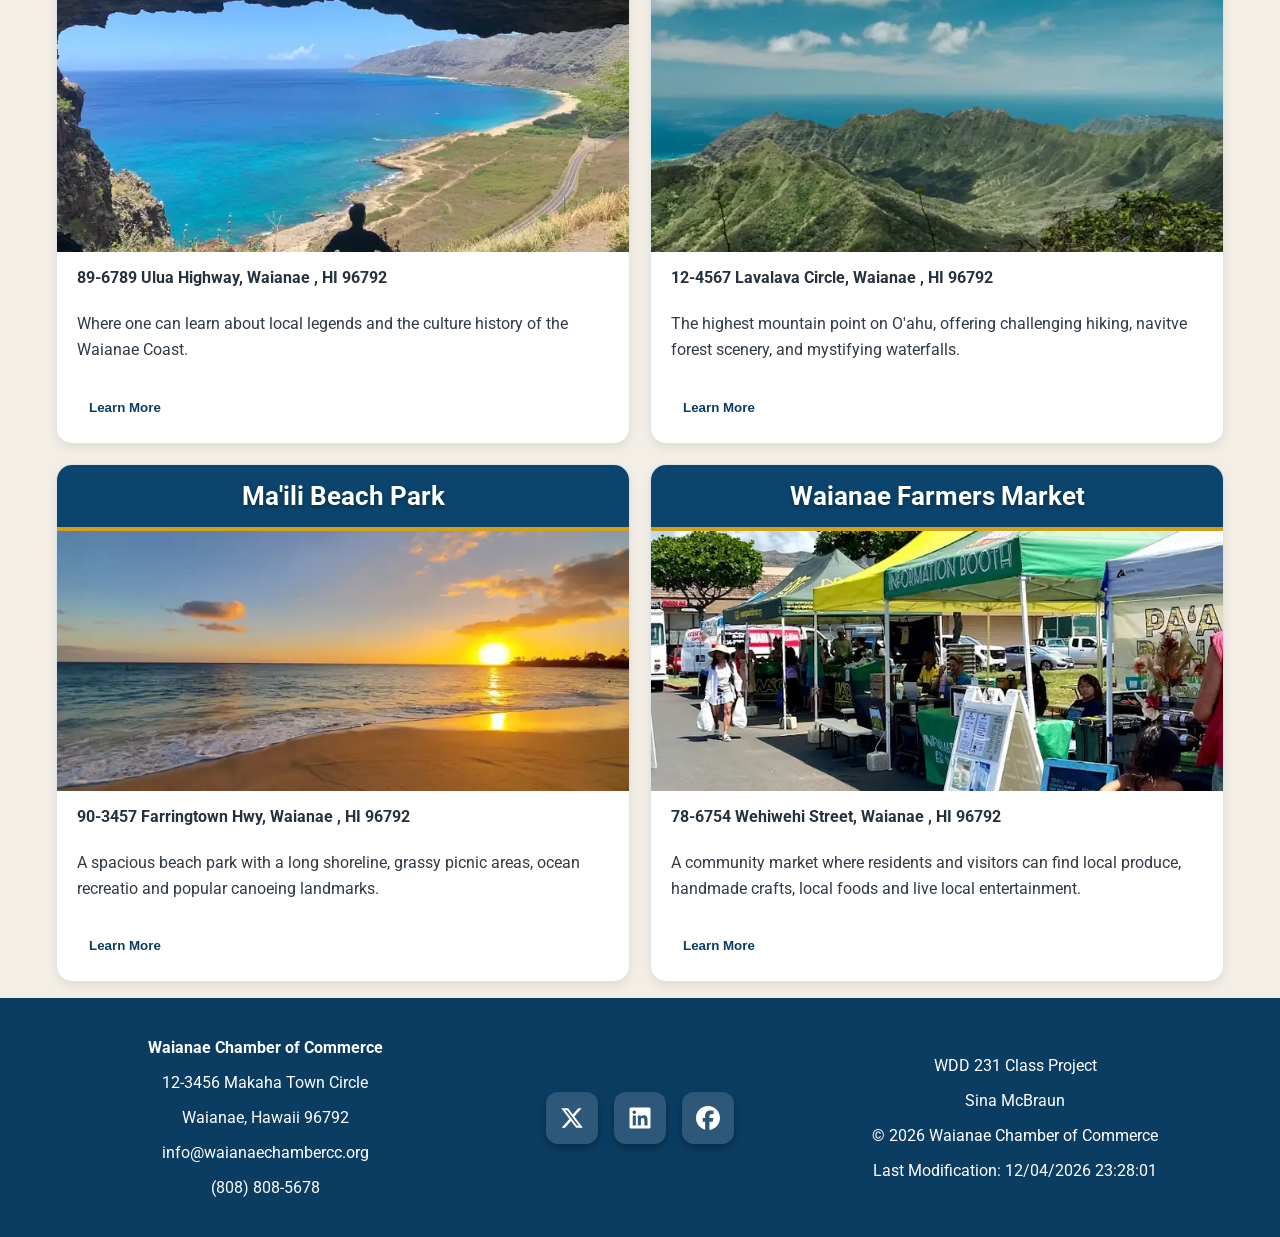
<file: chamber/discover.html>
<!DOCTYPE html>
<html lang="en">

<head>
    <meta charset="UTF-8">
    <meta name="viewport" content="width=device-width, initial-scale=1.0">

    <title>Discover Waianae | Waianae Chamber of Commerce</title>


    <meta name="description" content="Experience our historic landmarks, iconic beaches, and local flavor.">
    <meta name="author" content="Sina McBraun">


    <!-- OPEN GRAPH SOCIAL MEDIA -->

    <meta property="og:title" content="Discover Waianae">
    <meta property="og:description"
        content="Experience legendary beaches, historic cultural sites, vibrant local eateries, and welcoming community spaces.">
    <meta property="og:image" content="https://smcbraun.github.io/wdd231/chamber/images/logo.svg">
    <meta property="og:url" content="https://smcbraun.github.io/wdd231/chamber/discover.html">
    <meta property="og:type" content="website">

    <!-- FAVICON -->

    <link rel="icon" href="images/waianae-favicon.ico">

    <!-- GOOGLE FONTS-->


    <link rel="preconnect" href="https://fonts.googleapis.com">
    <link rel="preconnect" href="https://fonts.gstatic.com" crossorigin>

    <link href="https://fonts.googleapis.com/css2?family=Roboto:wght@400;700&display=swap" rel="stylesheet">


    <!--------STYLESHEETS---->


    <link rel="stylesheet" href="styles/small.css">
    <link rel="stylesheet" href="styles/larger.css" media="(min-width: 768px)">



    <!-- JAVASCRIPT  -->

    <script type="module" src="scripts/discover.js"></script>
    <script src="scripts/date.js" defer></script>


</head>

<body>

    <!-- HEADER -->
    <header>
        <img src="images/logo.svg" alt="Waianae Chamber of Commerce Logo" width="64" height="64">

        <span>Waianae Chamber of Commerce</span>

        <button id="ham-btn" class="hamburger" type="button" aria-label="Open Navigation menu"></button>
    </header>


    <!-- NAVIGATION -->

    <nav id="nav-bar">
        <ul>
            <li><a href="index.html">Home</a></li>
            <li><a href="directory.html">Directory</a></li>
            <li><a href="discover.html" class="active">Discover</a></li>
            <li><a href="join.html">Join</a></li>
        </ul>


    </nav>


    <!-- MAIN CONTENT -->

    <main class="discover-main">

        <h1>Discover Waianae</h1>


        <p class="discover-introduction">
            Discover the magic of Waianae, a vibrant coastal paradise where you can live, work, and thrive.
            Explore legendary shores, rich historic landmarks, and stunning natural wonders that make this
            town an unforgettable place to visit and call home.
        </p>

        <!--VISITOR MESSAGE-->

        <aside id="visit-message" aria-label="Visitor information"></aside>

        <!--JAVASCRIPT WILL BUILD THE EIGHT DISCOVER CARD HERE--->

        <section id="discover-cards" class="discover-grid" aria-label="Waianace places of interest"></section>


    </main>

    <!-- FOOTER -->


    <footer>
        <div class="chamber-contact">
            <p><strong>Waianae Chamber of Commerce</strong></p>
            <p>12-3456 Makaha Town Circle
            <p>Waianae, Hawaii 96792
            <p>info@waianaechambercc.org
            <p>(808) 808-5678</p>
        </div>




        <!-- SOCIAL MEDIA -->


        <div class="social">

            <a href="https://www.twittercom" target="_blank" rel="noopener">
                <img src="images/twitter.svg" alt="Twitter" width="42" height="42">
            </a>


            <a href="https://www.linkedin.com" target="_blank" rel="noopener">
                <img src="images/linkedin.svg" alt="LinkedIn" width="42" height="42">
            </a>

            <a href="https://www.facebook.com" target="_blank" rel="noopener">
                <img src="images/facebook.svg" alt="Facebook" width="42" height="42">
            </a>

        </div>

        <!-- DEVELOPMENT INFO-->


        <div class="development-info">
            <p> </span>WDD 231 Class Project</p>
            <p>Sina McBraun</p>
            <p>
                &copy; <span id="currentYear"></span>
                Waianae Chamber of Commerce
            </p>
            <p id="lastModified"></p>
        </div>
    </footer>
</body>

</html>
</file>
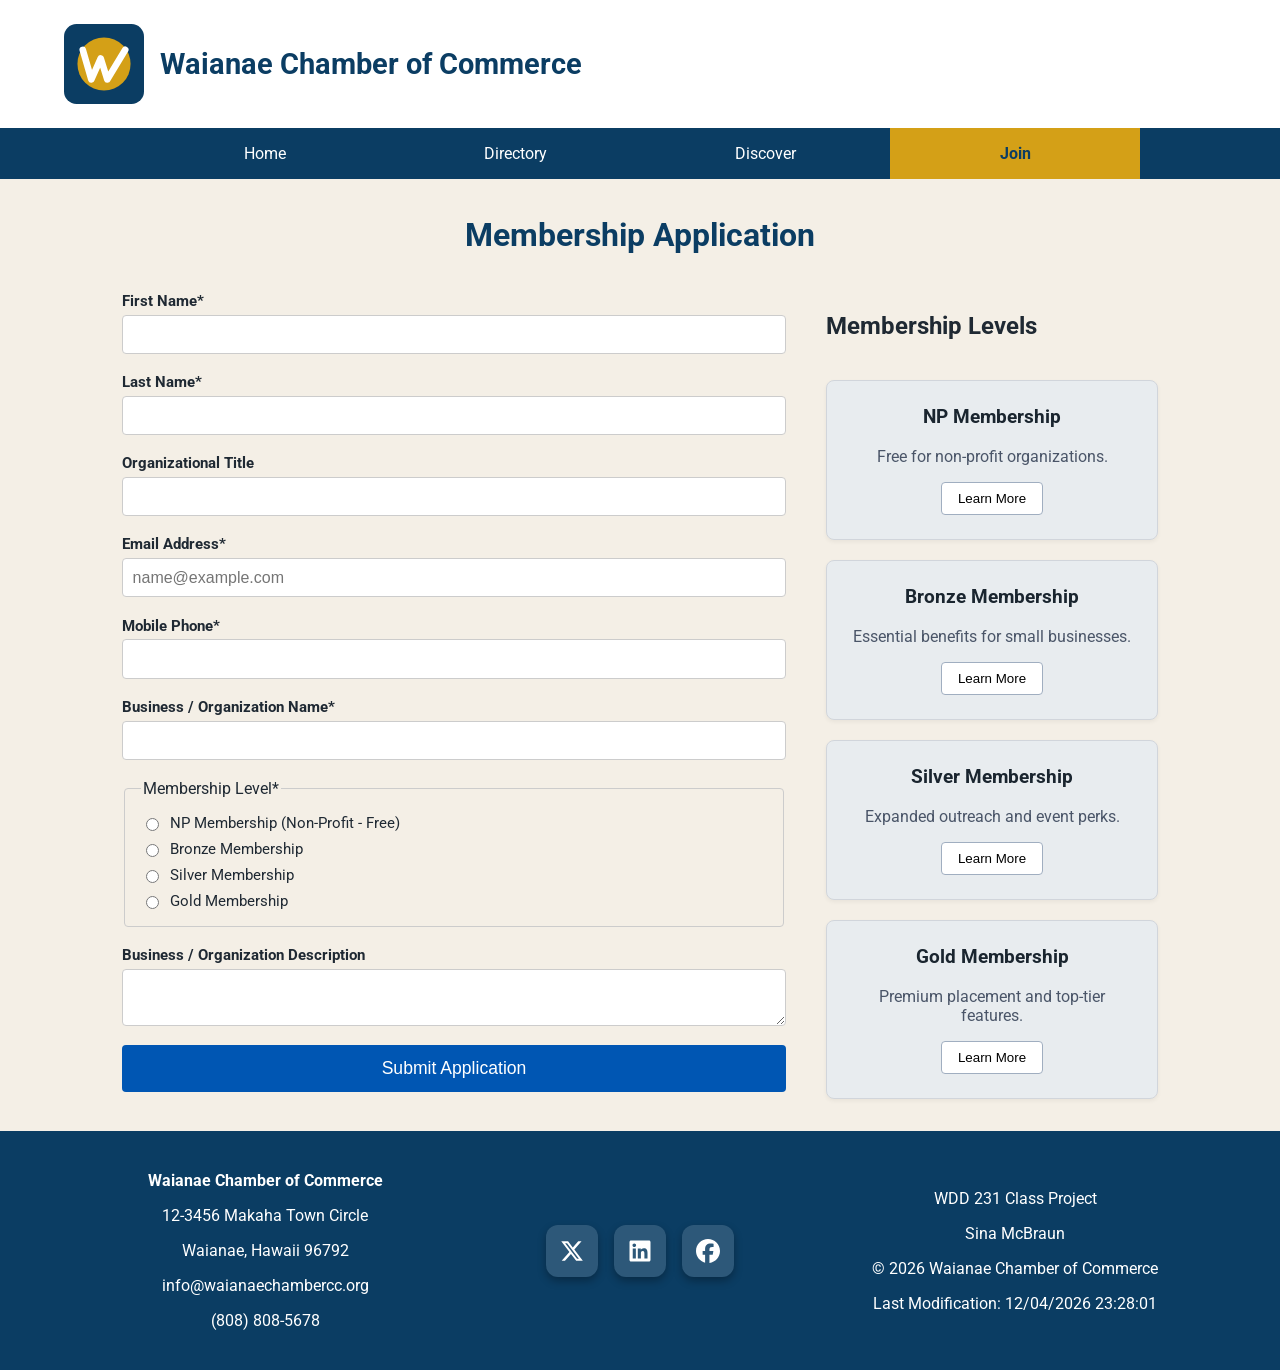
<file: chamber/join.html>
<!DOCTYPE html>
<html lang="en">

<head>
    <meta charset="UTF-8">
    <meta name="viewport" content="width=device-width, initial-scale=1.0">

    <title>Waianae Chamber of Commerce | Join Us</title>

    <meta name="description"
        content="Explore Waianae businesses, community events, local weather, and opportunities to join the Waianae Chamber of Commerce.">
    <meta name="author" content="Sina McBraun">

    <!-- OPEN GRAPH SOCIAL MEDIA -->

    <meta property="og:title" content="Waianae Chamber of Commerce | Join Us">
    <meta property="og:description"
        content="Discover local businesses, community events, weather, and membership opportunities in Waianae.">
    <meta property="og:image" content="https://smcbraun.github.io/wdd231/chamber/images/logo.svg">
    <meta property="og:url" content="https://smcbraun.github.io/wdd231/chamber/join.html">
    <meta property="og:type" content="website">

    <!-- FAVICON -->

    <link rel="icon" href="images/waianae-favicon.ico">

    <!-- STYLESHEETS -->

    <link rel="preconnect" href="https://fonts.googleapis.com">
    <link rel="preconnect" href="https://fonts.gstatic.com" crossorigin>
    <link href="https://fonts.googleapis.com/css2?family=Roboto:wght@400;700&display=swap" rel="stylesheet">
    <link rel="stylesheet" href="styles/small.css">
    <link rel="stylesheet" href="styles/larger.css" media="(min-width: 640px)">

    <!-- JAVASCRIPT -->

    <script src="scripts/join.js" defer></script>
    <script src="scripts/date.js" defer></script>
</head>

<body>

    <!-- HEADER -->

    <header>
        <img src="images/logo.svg" alt="Waianae Chamber of Commerce Logo" width="64" height="64">

        <span>Waianae Chamber of Commerce</span>

        <button id="ham-btn" class="hamburger" type="button" aria-label="Open navigation menu"></button>
    </header>

    <!-- NAVIGATION -->

    <nav id="nav-bar">
        <ul>
            <li><a href="index.html">Home</a></li>
            <li><a href="directory.html">Directory</a></li>
            <li><a href="discover.html">Discover</a></li>
            <li><a href="join.html" class="active">Join</a></li>
        </ul>
    </nav>

    <!-- MAIN CONTENT -->

    <main>
        <h1>Membership Application</h1>

        <div class="join-container">

            <!-- MEMBERSHIP FORM -->

            <form method="get" action="thankyou.html" class="join-form">

                <!-- FIRST NAME -->

                <label for="fname">
                    First Name*
                    <input type="text" id="fname" name="fname" required autocomplete="given-name"
                        title="Please enter your first name">
                </label>

                <!-- LAST NAME -->

                <label for="lname">
                    Last Name*
                    <input type="text" id="lname" name="lname" required autocomplete="family-name"
                        title="Please enter your last name">
                </label>

                <!-- ORGANIZATIONAL TITLE -->

                <label for="org-title">
                    Organizational Title
                    <input type="text" id="org-title" name="org-title" autocomplete="organization-title"
                        pattern="[A-Za-z\s\-]{7,}"
                        title="Title must contain only letters, spaces, or hyphens and be at least 7 characters long.">
                </label>

                <!-- EMAIL ADDRESS -->

                <label for="email">
                    Email Address*
                    <input type="email" id="email" name="email" required autocomplete="email"
                        placeholder="name@example.com" title="Please enter a valid email address">
                </label>

                <!-- MOBILE PHONE NUMBER -->

                <label for="phone">
                    Mobile Phone*
                    <input type="tel" id="phone" name="phone" required autocomplete="tel"
                        title="Please enter your mobile phone number">
                </label>

                <!-- BUSINESS OR ORGANIZATION NAME -->

                <label for="organization">
                    Business / Organization Name*
                    <input type="text" id="organization" name="organization" required autocomplete="organization"
                        title="Please enter your business or organization name">
                </label>

                <!-- MEMBERSHIP LEVEL -->

                <fieldset class="membership-levels">
                    <legend>Membership Level*</legend>

                    <label>
                        <input type="radio" name="membership" value="np" required>
                        NP Membership (Non-Profit - Free)
                    </label>

                    <label>
                        <input type="radio" name="membership" value="bronze">
                        Bronze Membership
                    </label>

                    <label>
                        <input type="radio" name="membership" value="silver">
                        Silver Membership
                    </label>

                    <label>
                        <input type="radio" name="membership" value="gold">
                        Gold Membership
                    </label>
                </fieldset>

                <!-- BUSINESS DESCRIPTION -->

                <label for="description">
                    Business / Organization Description
                    <textarea id="description" name="description"
                        title="Describe your business or organization"></textarea>
                </label>

                <!-- HIDDEN TIMESTAMP -->

                <input type="hidden" id="timestamp" name="timestamp">

                <!-- SUBMIT BUTTON -->

                <input type="submit" value="Submit Application" class="submit-btn">
            </form>

            <!-- MEMBERSHIP CARDS -->

            <section class="cards-container">
                <h2>Membership Levels</h2>

                <div class="card">
                    <h3>NP Membership</h3>
                    <p>Free for non-profit organizations.</p>
                    <button type="button" class="open-modal" data-modal="modal-np">Learn More</button>
                </div>

                <div class="card">
                    <h3>Bronze Membership</h3>
                    <p>Essential benefits for small businesses.</p>
                    <button type="button" class="open-modal" data-modal="modal-bronze">Learn More</button>
                </div>

                <div class="card">
                    <h3>Silver Membership</h3>
                    <p>Expanded outreach and event perks.</p>
                    <button type="button" class="open-modal" data-modal="modal-silver">Learn More</button>
                </div>

                <div class="card">
                    <h3>Gold Membership</h3>
                    <p>Premium placement and top-tier features.</p>
                    <button type="button" class="open-modal" data-modal="modal-gold">Learn More</button>
                </div>
            </section>

            <!-- MEMBERSHIP MODALS -->

            <dialog id="modal-np">
                <h2>NP Membership Benefits</h2>
                <p>
                    Designed for non-profit organizations. Includes a standard directory listing and access to
                    community networking events at no cost.
                </p>
                <button type="button" class="close-modal">Close</button>
            </dialog>

            <dialog id="modal-bronze">
                <h2>Bronze Membership Benefits</h2>
                <p>
                    Includes a standard directory listing, access to general meetings, training workshops, and
                    member-only discounts.
                </p>
                <button type="button" class="close-modal">Close</button>
            </dialog>

            <dialog id="modal-silver">
                <h2>Silver Membership Benefits</h2>
                <p>
                    Includes all Bronze benefits plus homepage banner rotation, two free event tickets per quarter,
                    and social media promotion.
                </p>
                <button type="button" class="close-modal">Close</button>
            </dialog>

            <dialog id="modal-gold">
                <h2>Gold Membership Benefits</h2>
                <p>
                    Includes all Silver benefits plus primary spotlight positioning, event sponsorships, annual
                    luncheon speaking opportunities, and dedicated marketing emails.
                </p>
                <button type="button" class="close-modal">Close</button>
            </dialog>

        </div>
    </main>

    <!-- FOOTER -->

    <footer>
        <div class="chamber-contact">
            <p><strong>Waianae Chamber of Commerce</strong></p>
            <p>12-3456 Makaha Town Circle</p>
            <p>Waianae, Hawaii 96792</p>
            <p>info@waianaechambercc.org</p>
            <p>(808) 808-5678</p>
        </div>

        <!-- SOCIAL MEDIA -->

        <div class="social">
            <a href="https://x.com" target="_blank" rel="noopener">
                <img src="images/twitter.svg" alt="Twitter" width="42" height="42">
            </a>

            <a href="https://www.linkedin.com" target="_blank" rel="noopener">
                <img src="images/linkedin.svg" alt="LinkedIn" width="42" height="42">
            </a>

            <a href="https://www.facebook.com" target="_blank" rel="noopener">
                <img src="images/facebook.svg" alt="Facebook" width="42" height="42">
            </a>
        </div>

        <!-- DEVELOPMENT INFORMATION -->

        <div class="development-info">
            <p>WDD 231 Class Project</p>
            <p>Sina McBraun</p>
            <p>&copy; <span id="currentYear"></span> Waianae Chamber of Commerce</p>
            <p id="lastModified"></p>
        </div>
    </footer>

</body>

</html>
</file>
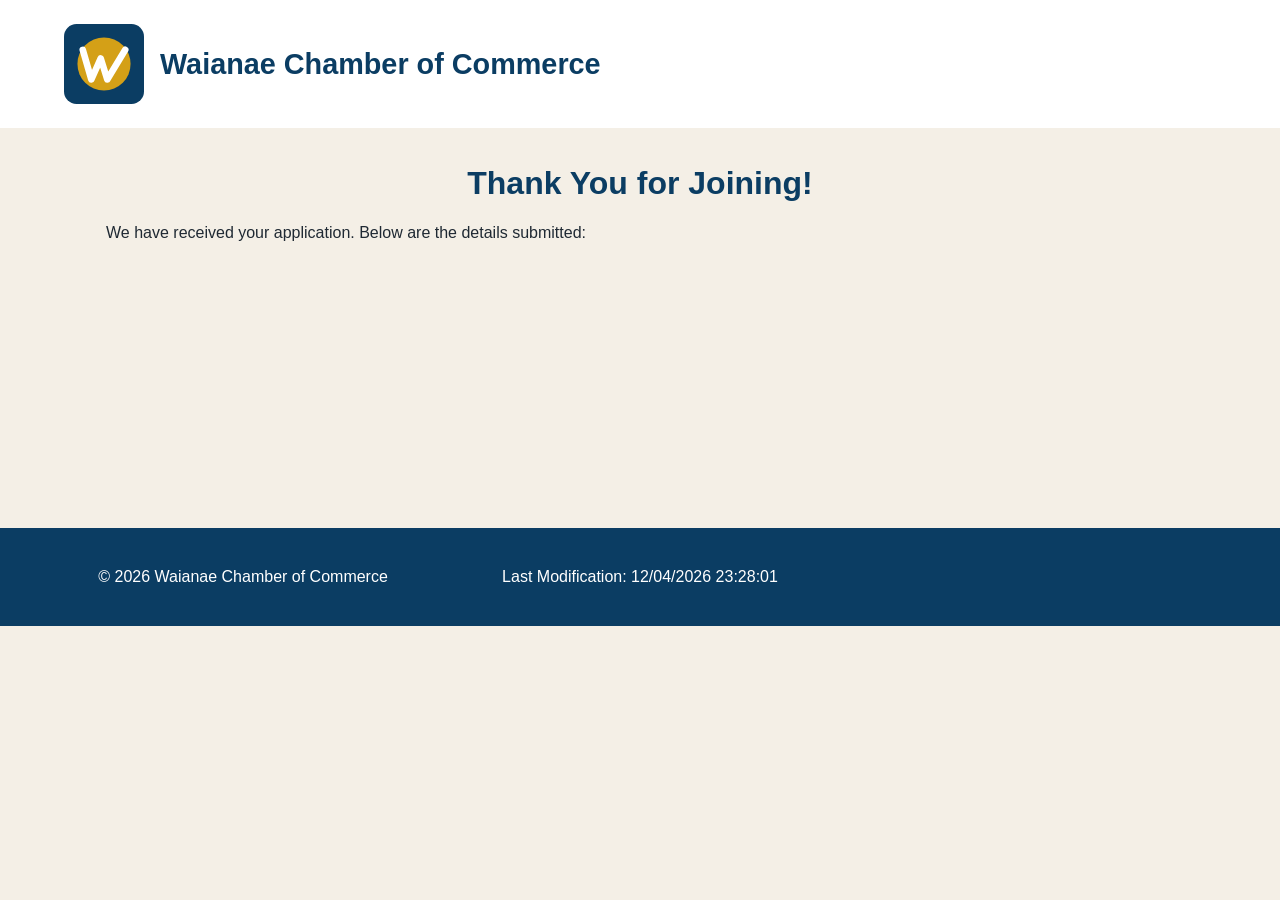
<file: chamber/thankyou.html>
<!DOCTYPE html>
<html lang="en">

<head>
    <meta charset="UTF-8">
    <meta name="viewport" content="width=device-width, initial-scale=1.0">

    <title>Thank You | Waianae Chamber of Commerce</title>
    
    <link rel="stylesheet" href="styles/small.css">
    <link rel="stylesheet" href="styles/larger.css" media="(min-width: 768px)">
    <script src="scripts/thankyou.js" defer></script>
    <script src="scripts/date.js" defer></script>

</head>

<body>
    <header>
        <img src="images/logo.svg" alt="Waianae Chamber of Commerce logo" width="64" height="64">
        <span>Waianae Chamber of Commerce</span>
    </header>

    <main>
        <h1>Thank You for Joining!</h1>
        <p>We have received your application. Below are the details submitted:</p>

        <div id="results"></div>
    </main>


    <footer>
        <p>&copy; <span id="currentYear"></span> Waianae Chamber of Commerce</p>
        <p id="lastModified"></p>
    </footer>

</body>

</html>
</file>
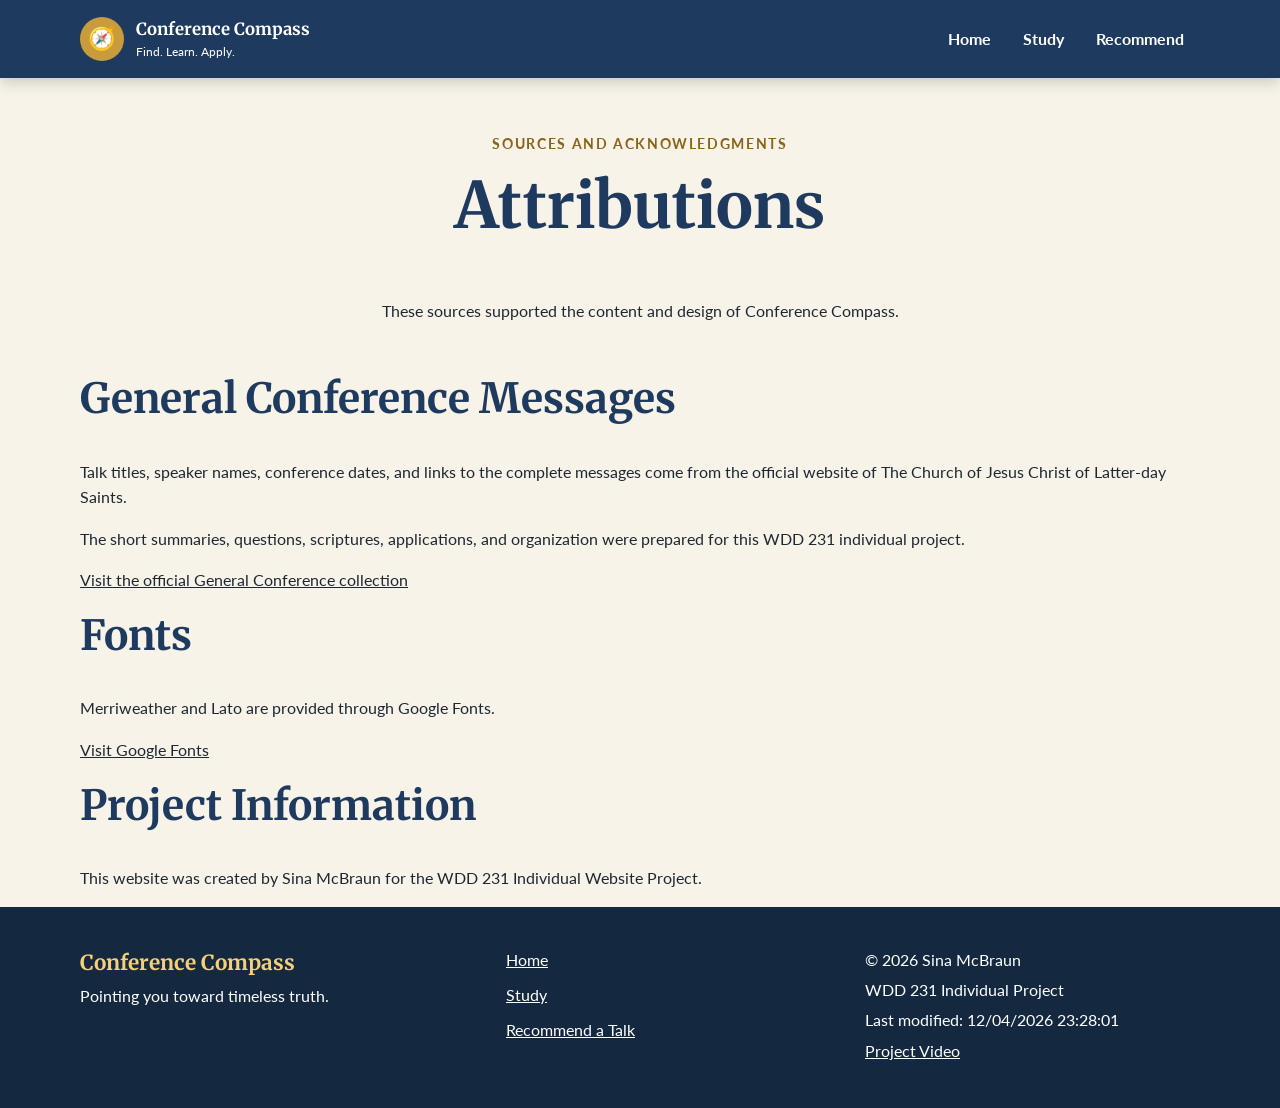
<file: project/attributions.html>
<!doctype html>
<html lang="en-US">

<head>
    <meta charset="utf-8">
    <meta name="viewport" content="width=device-width, initial-scale=1">

    <title>Attributions | Conference Compass</title>

    <meta name="description"
        content="Sources and acknowledgments for the Conference Compass individual website project.">

    <meta name="author"
        content="Sina McBraun">

    <meta property="og:title"
        content="Attributions | Conference Compass">

    <meta property="og:description"
        content="Review the sources used for the Conference Compass project.">

    <meta property="og:image"
        content="https://smcbraun.github.io/wdd231/project/images/wireframe-wide.webp">

    <meta property="og:url"
        content="https://smcbraun.github.io/wdd231/project/attributions.html">

    <meta property="og:type"
        content="website">

    <link rel="icon"
        href="images/favicon.svg"
        type="image/svg+xml">

    <link rel="preconnect"
        href="https://fonts.googleapis.com">

    <link rel="preconnect"
        href="https://fonts.gstatic.com"
        crossorigin>

    <link href="https://fonts.googleapis.com/css2?family=Lato:wght@400;700&family=Merriweather:wght@700&display=swap"
        rel="stylesheet">

    <link rel="stylesheet"
        href="styles/normalize.css">

    <link rel="stylesheet"
        href="styles/style.css">

    <script type="module"
        src="scripts/main.js"></script>
</head>

<body>

    <a class="skip-link"
        href="#main-content">
        Skip to main content
    </a>

    <header class="site-header">

        <div class="header-content">

            <a class="site-brand"
                href="index.html">

                <span class="brand-mark"
                    aria-hidden="true">
                    🧭
                </span>

                <span class="brand-text">
                    <strong>Conference Compass</strong>
                    <small>Find. Learn. Apply.</small>
                </span>

            </a>

            <button id="menu-button"
                class="menu-button"
                type="button"
                aria-label="Open navigation menu"
                aria-expanded="false"
                aria-controls="primary-navigation">

                <span aria-hidden="true">
                    ☰
                </span>

            </button>

            <nav id="primary-navigation"
                class="primary-navigation"
                aria-label="Primary navigation">

                <a href="index.html">
                    Home
                </a>

                <a href="talks.html">
                    Study
                </a>

                <a href="recommend.html">
                    Recommend
                </a>

            </nav>

        </div>

    </header>

    <main id="main-content">

        <section class="page-intro section-container">

            <p class="section-label">
                Sources and acknowledgments
            </p>

            <h1>
                Attributions
            </h1>

            <p>
                These sources supported the content and design
                of Conference Compass.
            </p>

        </section>

        <section class="section-container">

            <h2>
                General Conference Messages
            </h2>

            <p>
                Talk titles, speaker names, conference dates,
                and links to the complete messages come from the
                official website of The Church of Jesus Christ
                of Latter-day Saints.
            </p>

            <p>
                The short summaries, questions, scriptures,
                applications, and organization were prepared
                for this WDD 231 individual project.
            </p>

            <p>
                <a href="https://www.churchofjesuschrist.org/study/general-conference"
                    target="_blank"
                    rel="noopener">
                    Visit the official General Conference collection
                </a>
            </p>

        </section>

        <section class="section-container">

            <h2>
                Fonts
            </h2>

            <p>
                Merriweather and Lato are provided through Google Fonts.
            </p>

            <p>
                <a href="https://fonts.google.com/"
                    target="_blank"
                    rel="noopener">
                    Visit Google Fonts
                </a>
            </p>

        </section>

        <section class="section-container">

            <h2>
                Project Information
            </h2>

            <p>
                This website was created by Sina McBraun for the
                WDD 231 Individual Website Project.
            </p>

        </section>

    </main>

    <footer class="site-footer">

        <div class="footer-content">

            <div>

                <p class="footer-brand">
                    Conference Compass
                </p>

                <p>
                    Pointing you toward timeless truth.
                </p>

            </div>

            <nav class="footer-navigation"
                aria-label="Footer navigation">

                <a href="index.html">
                    Home
                </a>

                <a href="talks.html">
                    Study
                </a>

                <a href="recommend.html">
                    Recommend a Talk
                </a>

            </nav>

            <div class="footer-course">

                <p>
                    &copy;
                    <span id="current-year"></span>
                    Sina McBraun
                </p>

                <p>
                    WDD 231 Individual Project
                </p>

                <p id="last-modified"></p>

                <p>
                    <a href="https://www.loom.com/share/569faaee90b14f6cb16aa21a4ac6ca26"
                        class="video-link">
                        Project Video
                    </a>
                </p>

            </div>

        </div>

    </footer>

</body>

</html>
</file>
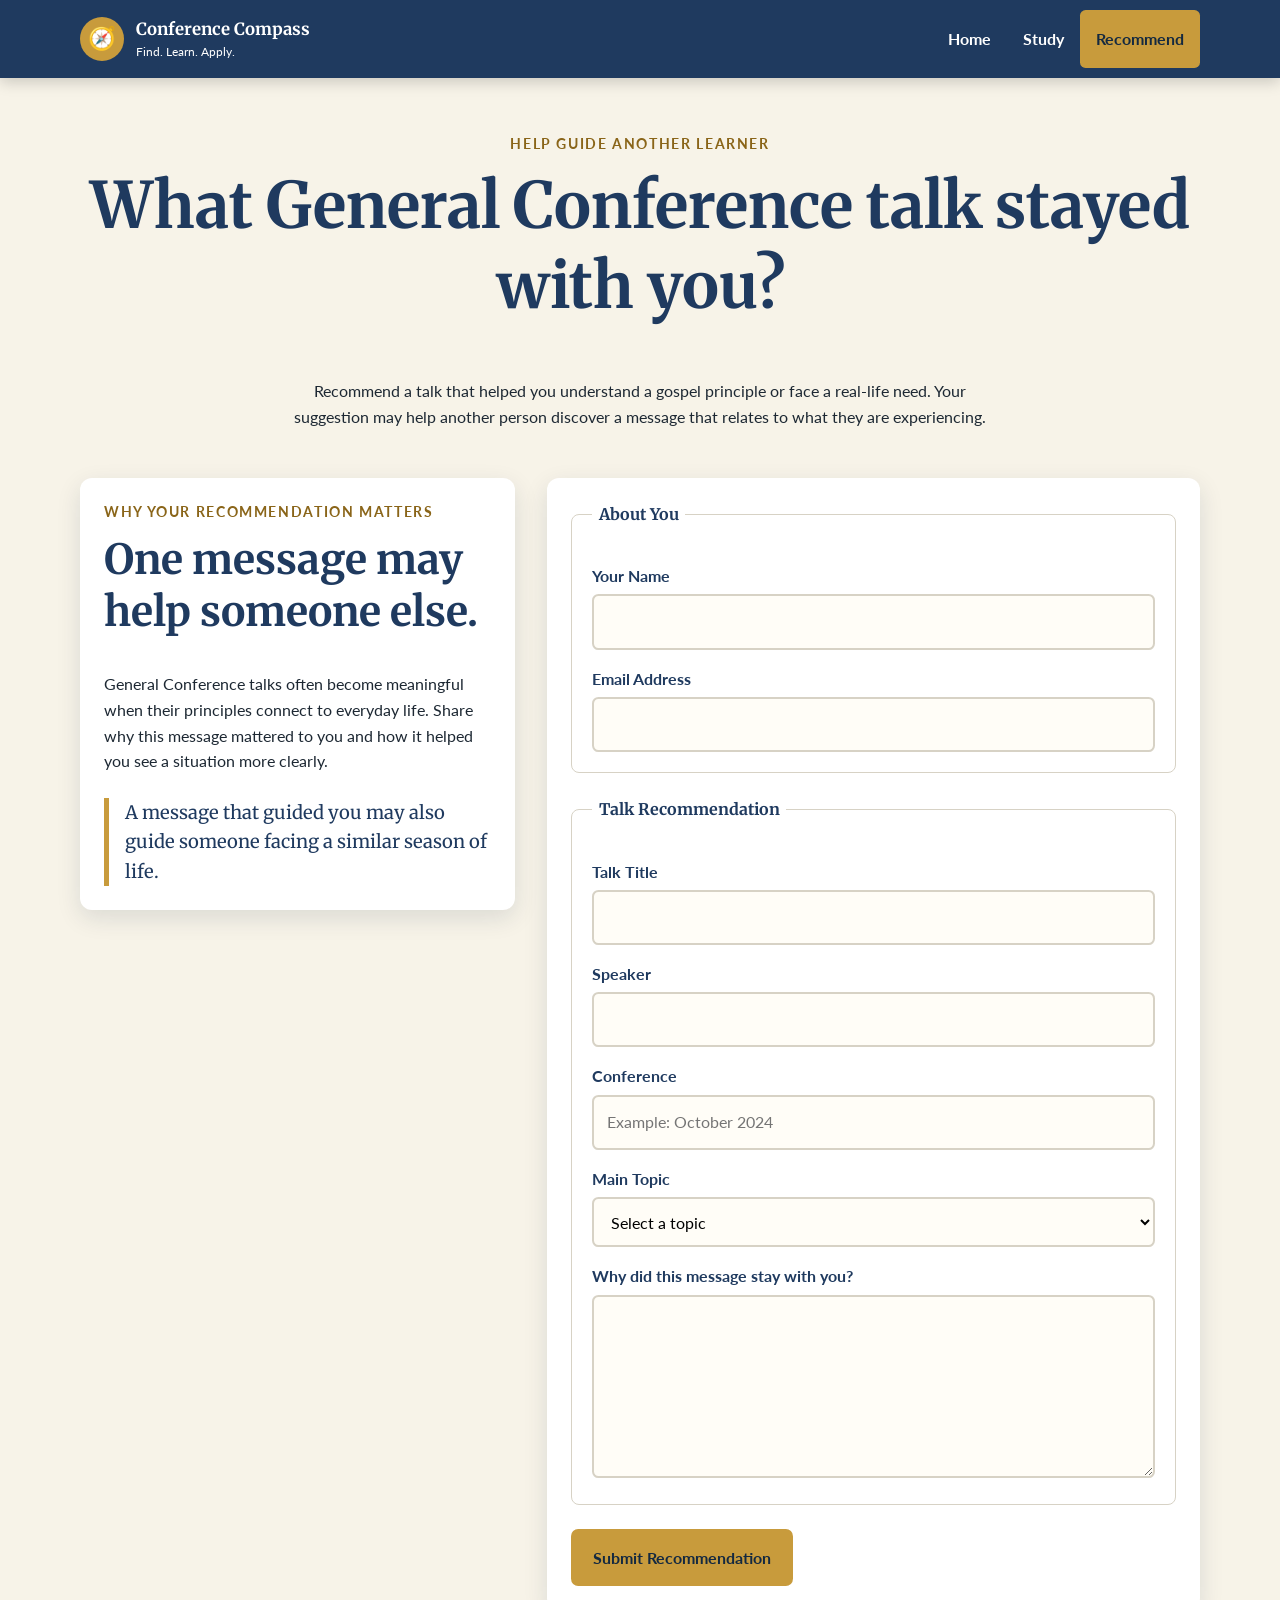
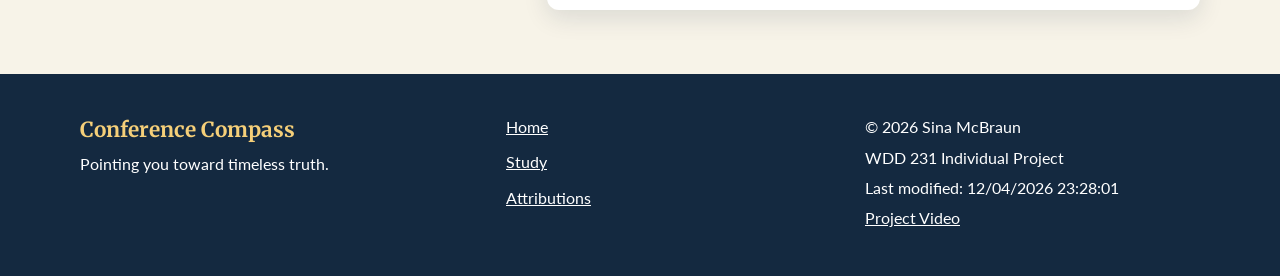
<file: project/recommend.html>
<!doctype html>
<html lang="en-US">

<head>
    <meta charset="utf-8">
    <meta name="viewport" content="width=device-width, initial-scale=1">

    <title>Recommend a Talk | Conference Compass</title>

    <meta name="description"
        content="Recommend a General Conference talk or topic that may help another learner find hope, peace, strength, or direction.">

    <meta name="author" content="Sina McBraun">

    <meta property="og:title"
        content="Recommend a General Conference Talk">

    <meta property="og:description"
        content="Recommend a General Conference talk that may help someone facing a similar need.">

    <meta property="og:type"
        content="website">

    <meta property="og:url"
        content="https://smcbraun.github.io/wdd231/project/recommend.html">

    <meta property="og:image"
        content="https://smcbraun.github.io/wdd231/project/images/wireframe-wide.webp">

    <link rel="icon"
        href="images/favicon.svg"
        type="image/svg+xml">

    <link rel="preconnect"
        href="https://fonts.googleapis.com">

    <link rel="preconnect"
        href="https://fonts.gstatic.com"
        crossorigin>

    <link href="https://fonts.googleapis.com/css2?family=Lato:wght@400;700&family=Merriweather:wght@700&display=swap"
        rel="stylesheet">

    <link rel="stylesheet"
        href="styles/normalize.css">

    <link rel="stylesheet"
        href="styles/style.css">

    <script type="module"
        src="scripts/main.js"></script>
</head>

<body>

    <!--==================================================
        ACCESSIBILITY LINK
    ===================================================-->
    <a class="skip-link"
        href="#main-content">
        Skip to main content
    </a>

    <!--==================================================
        HEADER AND NAVIGATION
    ===================================================-->
    <header class="site-header">

        <div class="header-content">

            <a class="site-brand"
                href="index.html">

                <span class="brand-mark"
                    aria-hidden="true">
                    🧭
                </span>

                <span class="brand-text">
                    <strong>Conference Compass</strong>
                    <small>Find. Learn. Apply.</small>
                </span>

            </a>

            <button id="menu-button"
                class="menu-button"
                type="button"
                aria-label="Open navigation menu"
                aria-expanded="false"
                aria-controls="primary-navigation">

                <span aria-hidden="true">
                    ☰
                </span>

            </button>

            <nav id="primary-navigation"
                class="primary-navigation"
                aria-label="Primary navigation">

                <a href="index.html">
                    Home
                </a>

                <a href="talks.html">
                    Study
                </a>

                <a class="active"
                    href="recommend.html"
                    aria-current="page">
                    Recommend
                </a>

            </nav>

        </div>

    </header>

    <!--==================================================
        MAIN CONTENT
    ===================================================-->
    <main id="main-content">

        <!--==================================================
            PAGE INTRODUCTION
        ===================================================-->
        <section class="page-intro section-container">

            <p class="section-label">
                Help guide another learner
            </p>

            <h1>
                What General Conference talk stayed with you?
            </h1>

            <p>
                Recommend a talk that helped you understand a gospel
                principle or face a real-life need. Your suggestion may
                help another person discover a message that relates to
                what they are experiencing.
            </p>

        </section>

        <!--==================================================
            FORM SECTION
        ===================================================-->
        <section class="form-section section-container">

            <div class="form-message">

                <p class="section-label">
                    Why your recommendation matters
                </p>

                <h2>
                    One message may help someone else.
                </h2>

                <p>
                    General Conference talks often become meaningful
                    when their principles connect to everyday life.
                    Share why this message mattered to you and how it
                    helped you see a situation more clearly.
                </p>

                <blockquote>
                    A message that guided you may also guide someone
                    facing a similar season of life.
                </blockquote>

            </div>

            <form class="recommend-form"
                method="get"
                action="thanks.html">

                <fieldset>

                    <legend>
                        About You
                    </legend>

                    <label for="name">
                        Your Name
                    </label>

                    <input id="name"
                        name="name"
                        type="text"
                        autocomplete="name"
                        required>

                    <label for="email">
                        Email Address
                    </label>

                    <input id="email"
                        name="email"
                        type="email"
                        autocomplete="email"
                        required>

                </fieldset>

                <fieldset>

                    <legend>
                        Talk Recommendation
                    </legend>

                    <label for="talk-title">
                        Talk Title
                    </label>

                    <input id="talk-title"
                        name="talk"
                        type="text"
                        required>

                    <label for="speaker">
                        Speaker
                    </label>

                    <input id="speaker"
                        name="speaker"
                        type="text"
                        required>

                    <label for="conference">
                        Conference
                    </label>

                    <input id="conference"
                        name="conference"
                        type="text"
                        placeholder="Example: October 2024"
                        required>

                    <label for="topic">
                        Main Topic
                    </label>

                    <select id="topic"
                        name="topic"
                        required>

                        <option value="">
                            Select a topic
                        </option>

                        <option value="Peace">
                            Peace
                        </option>

                        <option value="Grief">
                            Grief
                        </option>

                        <option value="Strength">
                            Strength
                        </option>

                        <option value="Guidance">
                            Guidance
                        </option>

                        <option value="Forgiveness">
                            Forgiveness
                        </option>

                        <option value="Hope">
                            Hope
                        </option>

                        <option value="Jesus Christ">
                            Jesus Christ
                        </option>

                        <option value="Prayer">
                            Prayer
                        </option>

                        <option value="Repentance">
                            Repentance
                        </option>

                        <option value="Revelation">
                            Revelation
                        </option>

                        <option value="Covenants">
                            Covenants
                        </option>

                        <option value="Discipleship">
                            Discipleship
                        </option>

                        <option value="Service">
                            Service
                        </option>

                        <option value="Other">
                            Other
                        </option>

                    </select>

                    <label for="reason">
                        Why did this message stay with you?
                    </label>

                    <textarea id="reason"
                        name="reason"
                        rows="6"
                        required></textarea>

                </fieldset>

                <button class="button primary-button"
                    type="submit">
                    Submit Recommendation
                </button>

            </form>

        </section>

    </main>

    <!--==================================================
        FOOTER
    ===================================================-->
    <footer class="site-footer">

        <div class="footer-content">

            <div>

                <p class="footer-brand">
                    Conference Compass
                </p>

                <p>
                    Pointing you toward timeless truth.
                </p>

            </div>

            <nav class="footer-navigation"
                aria-label="Footer navigation">

                <a href="index.html">
                    Home
                </a>

                <a href="talks.html">
                    Study
                </a>

                <a href="attributions.html">
                    Attributions
                </a>

            </nav>

            <div class="footer-course">

                <p>
                    &copy;
                    <span id="current-year"></span>
                    Sina McBraun
                </p>

                <p>
                    WDD 231 Individual Project
                </p>

                <p id="last-modified"></p>

                <p>
                    <a href="https://www.loom.com/share/569faaee90b14f6cb16aa21a4ac6ca26"
                        class="video-link">
                        Project Video
                    </a>
                </p>

            </div>

        </div>

    </footer>

</body>

</html>
</file>
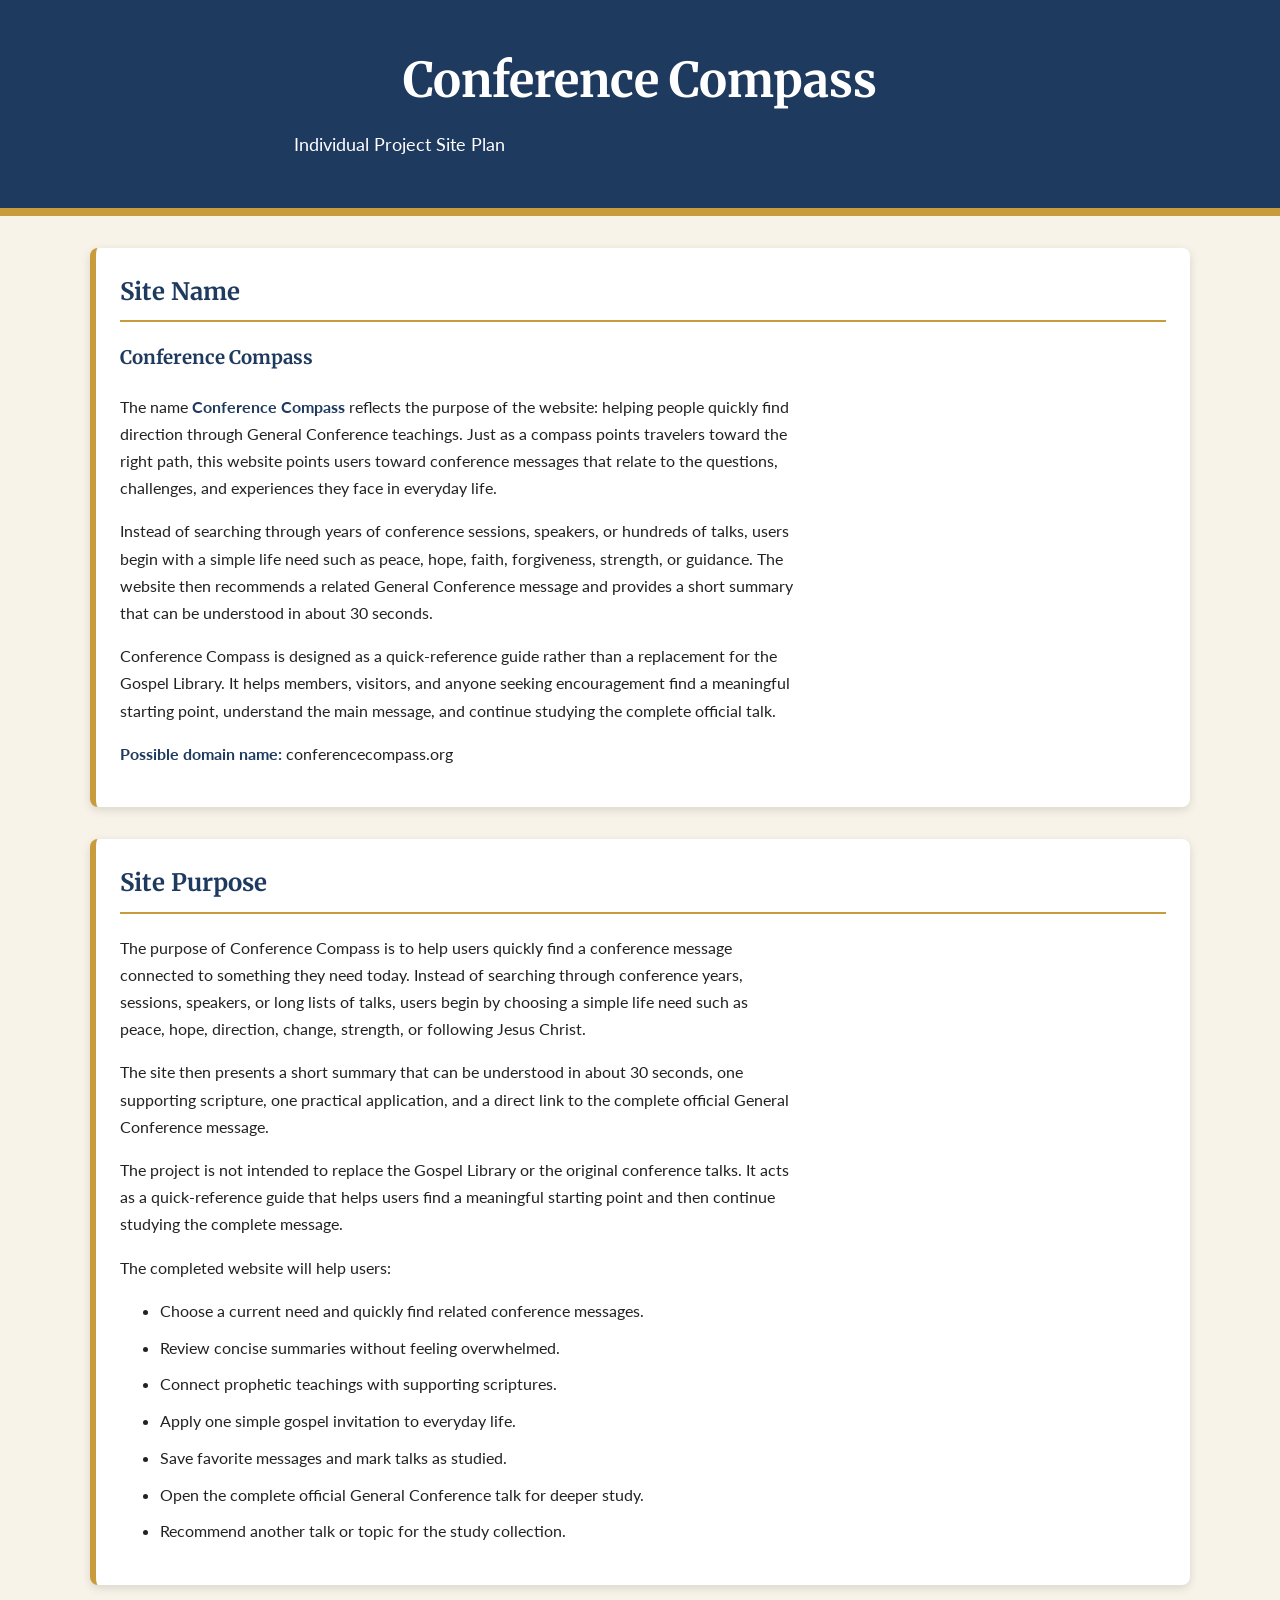
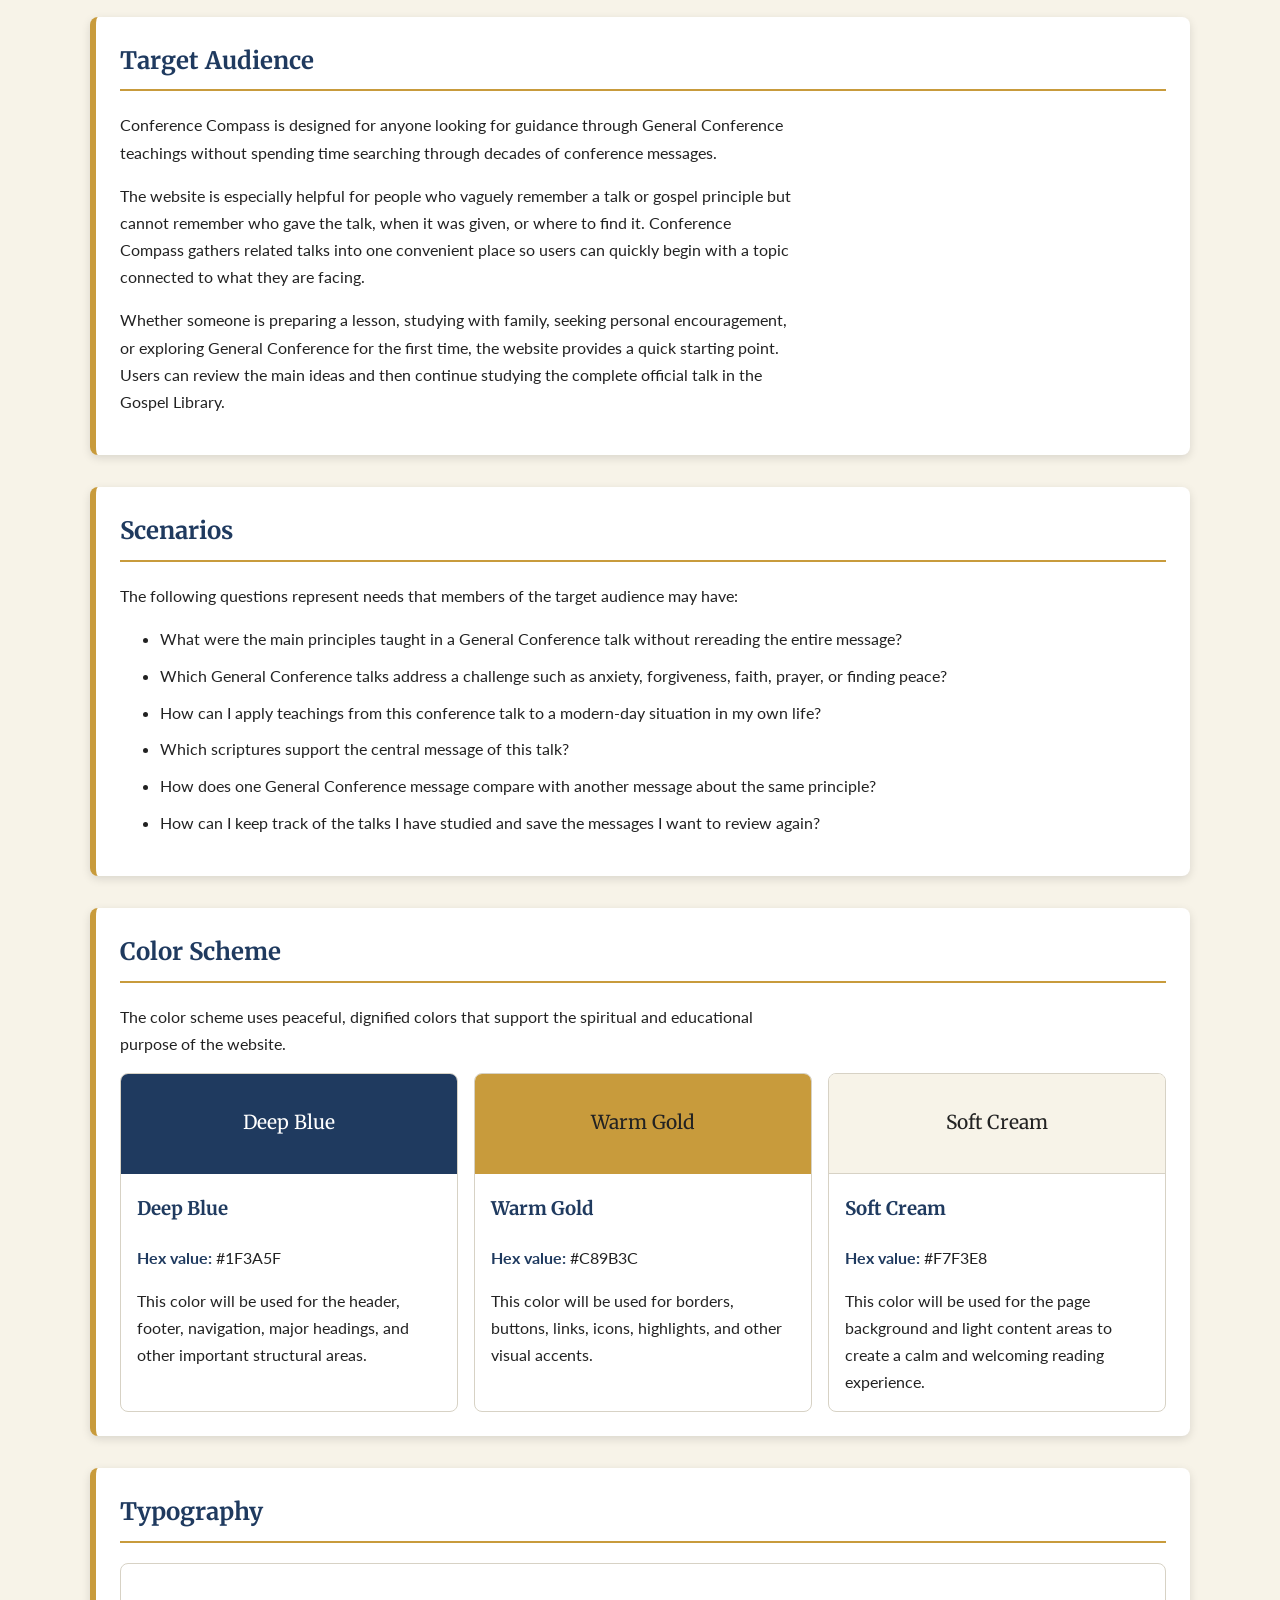
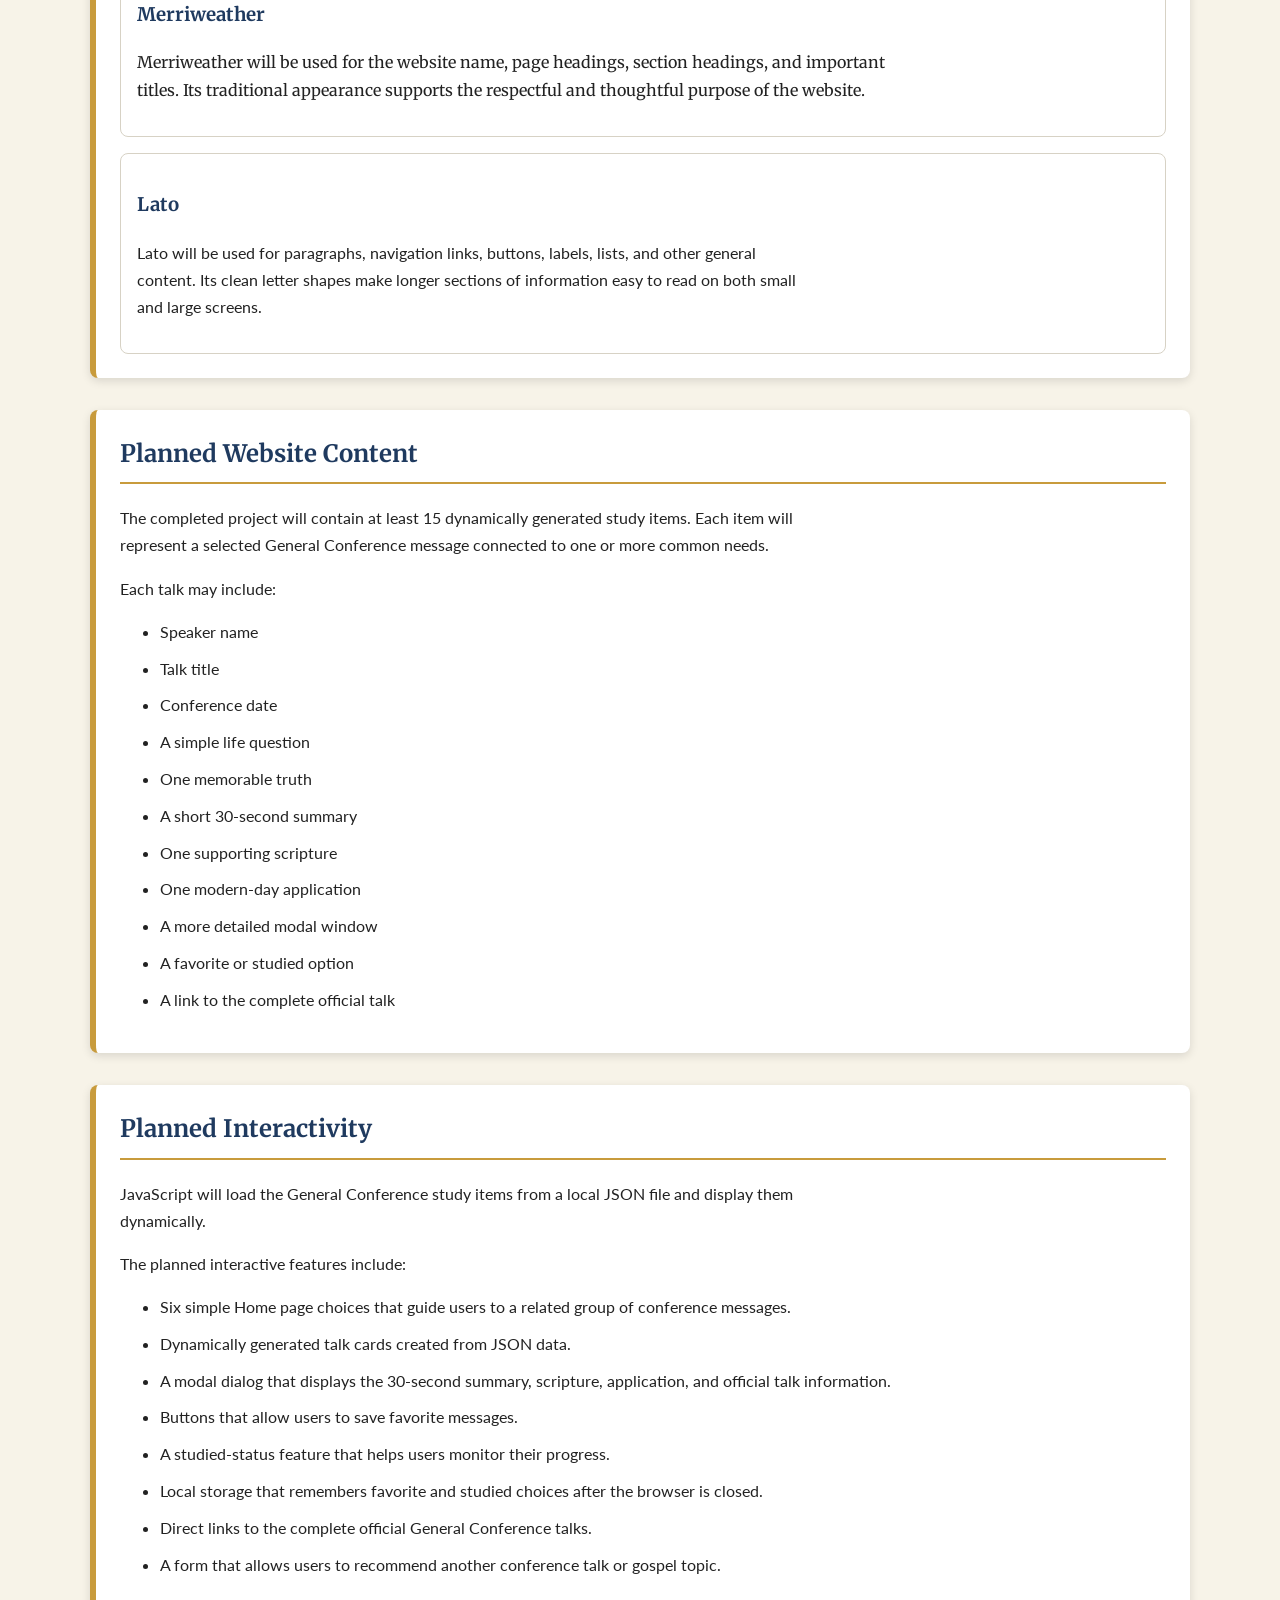
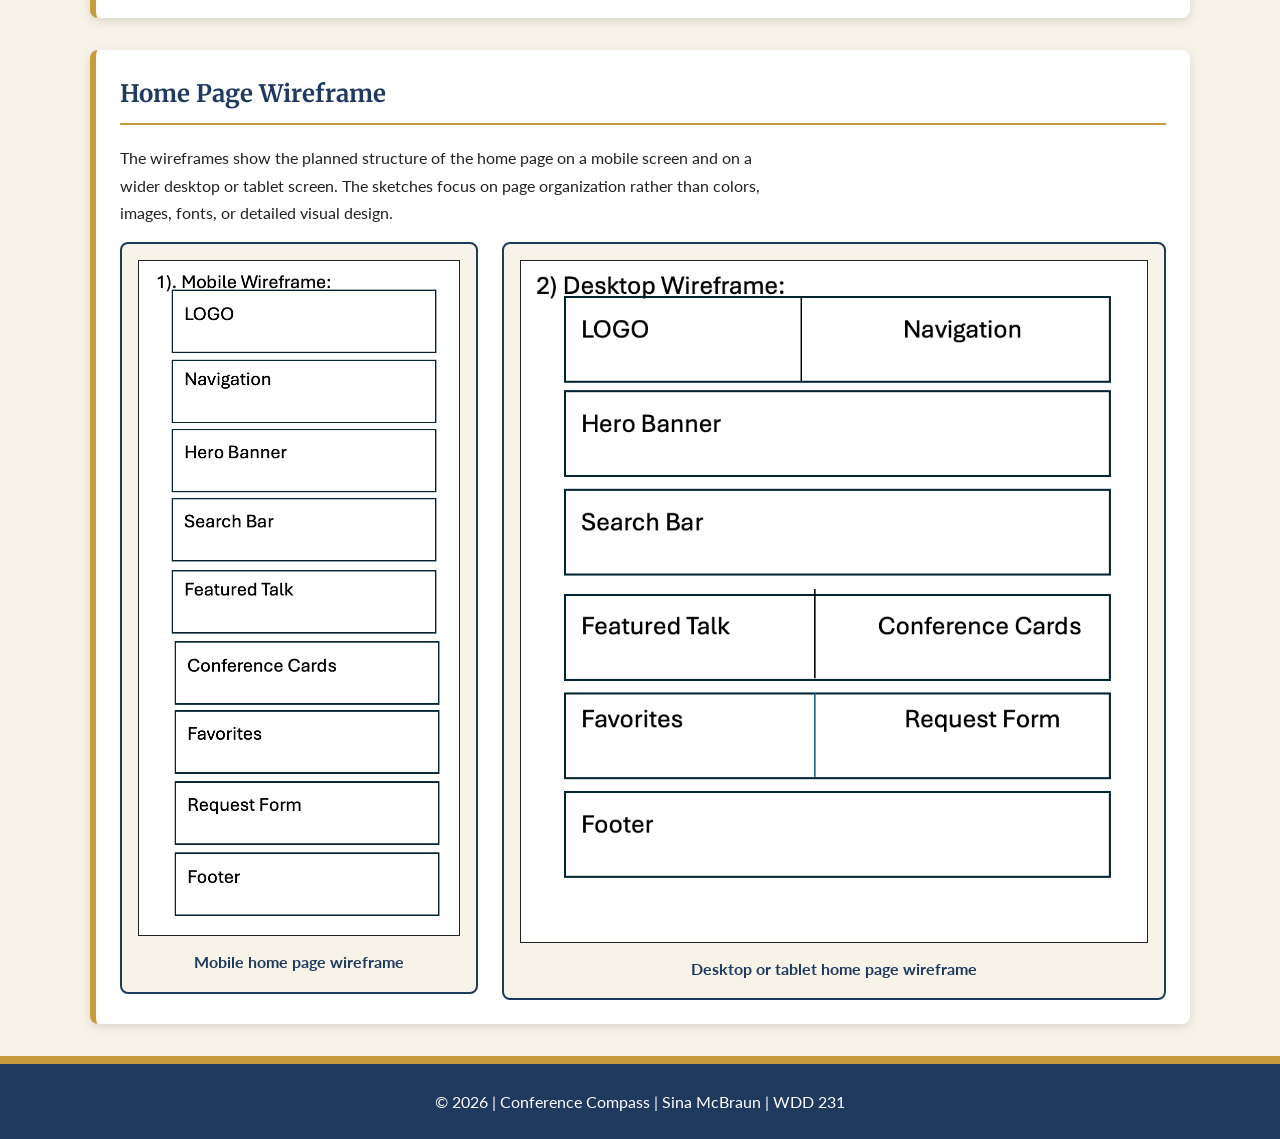
<file: project/siteplan.html>
<!DOCTYPE html>
<html lang="en">

<head>
    <meta charset="UTF-8">
    <meta name="viewport" content="width=device-width, initial-scale=1.0">

    <!--PAGE TITLE-->
    <title>Conference Compass | Site Plan</title>

    <!--PAGE DESCRIPTION-->
    <meta name="description" content="Site plan for the Conference Compass individual website project.">

    <!--PAGE AUTHOR-->
    <meta name="author" content="Sina McBraun">

    <!--GOOGLE FONTS-->
    <link rel="preconnect" href="https://fonts.googleapis.com">
    <link rel="preconnect" href="https://fonts.gstatic.com" crossorigin>

    <link href="https://fonts.googleapis.com/css2?family=Lato:wght@400;700&family=Merriweather:wght@700&display=swap"
        rel="stylesheet">

    <!--SITE PLAN STYLESHEET-->
    <link rel="stylesheet" href="styles/siteplan.css">
</head>

<body>

    <!--=============================================
        HEADER: Introduces the website and site plan.
    ===============================================-->
    <header>
        <h1>Conference Compass</h1>
        <p>Individual Project Site Plan</p>
    </header>

    <!--=============================================
        MAIN CONTENT: Contains every section required
        by the rubric.
    ===============================================-->
    <main>

        <!--=============================================
            SITE NAME
        ===============================================-->
        <section>
            <h2>Site Name</h2>

            <h3>Conference Compass</h3>

            <p>
                The name <strong>Conference Compass</strong> reflects the purpose of the website:
                helping people quickly find direction through General Conference teachings.
                Just as a compass points travelers toward the right path, this website points
                users toward conference messages that relate to the questions, challenges,
                and experiences they face in everyday life.
            </p>

            <p>
                Instead of searching through years of conference sessions, speakers, or hundreds
                of talks, users begin with a simple life need such as peace, hope, faith,
                forgiveness, strength, or guidance. The website then recommends a related
                General Conference message and provides a short summary that can be understood
                in about 30 seconds.
            </p>

            <p>
                Conference Compass is designed as a quick-reference guide rather than a replacement
                for the Gospel Library. It helps members, visitors, and anyone seeking encouragement
                find a meaningful starting point, understand the main message, and continue studying
                the complete official talk.
            </p>

            <p>
                <strong>Possible domain name:</strong>
                conferencecompass.org
            </p>
        </section>

        <!--=============================================
            SITE PURPOSE
        ===============================================-->
        <section>
            <h2>Site Purpose</h2>

            <p>
                The purpose of Conference Compass is to help users quickly
                find a conference message connected to something they need today. Instead of
                searching through conference years, sessions, speakers, or long lists of talks,
                users begin by choosing a simple life need such as peace, hope, direction,
                change, strength, or following Jesus Christ.
            </p>

            <p>
                The site then presents a short summary that can be understood in about
                30 seconds, one supporting scripture, one practical application, and a direct
                link to the complete official General Conference message.
            </p>

            <p>
                The project is not intended to replace the Gospel Library or the original
                conference talks. It acts as a quick-reference guide that helps users find a
                meaningful starting point and then continue studying the complete message.
            </p>

            <p>The completed website will help users:</p>

            <ul>
                <li>
                    Choose a current need and quickly find related conference messages.
                </li>

                <li>
                    Review concise summaries without feeling overwhelmed.
                </li>

                <li>
                    Connect prophetic teachings with supporting scriptures.
                </li>

                <li>
                    Apply one simple gospel invitation to everyday life.
                </li>

                <li>
                    Save favorite messages and mark talks as studied.
                </li>

                <li>
                    Open the complete official General Conference talk for deeper study.
                </li>

                <li>
                    Recommend another talk or topic for the study collection.
                </li>
            </ul>
        </section>

        <!--=============================================
            TARGET AUDIENCE
        ===============================================-->
        <section>
            <h2>Target Audience</h2>

            <p>
                Conference Compass is designed for anyone looking for guidance
                through General Conference teachings without spending time
                searching through decades of conference messages.
            </p>

            <p>
                The website is especially helpful for people who vaguely remember
                a talk or gospel principle but cannot remember who gave the talk,
                when it was given, or where to find it. Conference Compass gathers
                related talks into one convenient place so users can quickly begin
                with a topic connected to what they are facing.
            </p>

            <p>
                Whether someone is preparing a lesson, studying with family,
                seeking personal encouragement, or exploring General Conference
                for the first time, the website provides a quick starting point.
                Users can review the main ideas and then continue studying the
                complete official talk in the Gospel Library.
            </p>

        </section>

        <!--=============================================
            SCENARIOS: Questions that members of the target
            audience may ask when visiting the website.
        ===============================================-->
        <section>
            <h2>Scenarios</h2>

            <p>
                The following questions represent needs that members of the
                target audience may have:
            </p>

            <ul>
                <li>
                    What were the main principles taught in a General Conference
                    talk without rereading the entire message?
                </li>

                <li>
                    Which General Conference talks address a challenge such as anxiety,
                    forgiveness, faith, prayer, or finding peace?
                </li>

                <li>
                    How can I apply teachings from this conference talk to a modern-day
                    situation in my own life?
                </li>

                <li>
                    Which scriptures support the central message of this talk?
                </li>

                <li>
                    How does one General Conference message compare with another
                    message about the same principle?
                </li>

                <li>
                    How can I keep track of the talks I have studied and save the
                    messages I want to review again?
                </li>
            </ul>
        </section>

        <!--==================================================
            COLOR SCHEME: These same colors are used throughout
            this page.
        ===================================================-->
        <section>
            <h2>Color Scheme</h2>

            <p>
                The color scheme uses peaceful, dignified colors that support the
                spiritual and educational purpose of the website.
            </p>

            <div class="color-grid">

                <!--DEEP BLUE COLOR SAMPLE-->
                <article class="color-card">
                    <div class="color-sample deep-blue">
                        Deep Blue
                    </div>

                    <h3>Deep Blue</h3>

                    <p><strong>Hex value:</strong> #1F3A5F</p>

                    <p>
                        This color will be used for the header, footer, navigation,
                        major headings, and other important structural areas.
                    </p>
                </article>

                <!--WARM GOLD COLOR SAMPLE-->
                <article class="color-card">
                    <div class="color-sample warm-gold">
                        Warm Gold
                    </div>

                    <h3>Warm Gold</h3>

                    <p><strong>Hex value:</strong> #C89B3C</p>

                    <p>
                        This color will be used for borders, buttons, links, icons, highlights,
                        and other visual accents.
                    </p>
                </article>

                <!--SOFT CREAM COLOR SAMPLE-->
                <article class="color-card">
                    <div class="color-sample soft-cream">
                        Soft Cream
                    </div>

                    <h3>Soft Cream</h3>

                    <p><strong>Hex value:</strong> #F7F3E8</p>

                    <p>
                        This color will be used for the page background and light
                        content areas to create a calm and welcoming reading experience.
                    </p>
                </article>
            </div>
        </section>

        <!--==================================================
            TYPOGRAPHY
        ===================================================-->
        <section>
            <h2>Typography</h2>

            <div class="typography-example heading-font">
                <h3>Merriweather</h3>

                <p>
                    Merriweather will be used for the website name, page headings,
                    section headings, and important titles. Its traditional appearance
                    supports the respectful and thoughtful purpose of the website.
                </p>
            </div>

            <div class="typography-example body-font">
                <h3>Lato</h3>

                <p>
                    Lato will be used for paragraphs, navigation links, buttons, labels, lists,
                    and other general content. Its clean letter shapes make longer sections of
                    information easy to read on both small and large screens.
                </p>
            </div>
        </section>

        <!--==================================================
            WEBSITE CONTENT
        ===================================================-->
        <section>
            <h2>Planned Website Content</h2>

            <p>
                The completed project will contain at least 15 dynamically generated
                study items. Each item will represent a selected General Conference
                message connected to one or more common needs.
            </p>

            <p>Each talk may include:</p>

            <ul>
                <li>Speaker name</li>
                <li>Talk title</li>
                <li>Conference date</li>
                <li>A simple life question</li>
                <li>One memorable truth</li>
                <li>A short 30-second summary</li>
                <li>One supporting scripture</li>
                <li>One modern-day application</li>
                <li>A more detailed modal window</li>
                <li>A favorite or studied option</li>
                <li>A link to the complete official talk</li>
            </ul>
        </section>

        <!--==================================================
            PLANNED INTERACTIVITY
        ===================================================-->
        <section>
            <h2>Planned Interactivity</h2>

            <p>
                JavaScript will load the General Conference study items from
                a local JSON file and display them dynamically.
            </p>

            <p>The planned interactive features include:</p>

            <ul>
                <li>
                    Six simple Home page choices that guide users to a related
                    group of conference messages.
                </li>

                <li>
                    Dynamically generated talk cards created from JSON data.
                </li>

                <li>
                    A modal dialog that displays the 30-second summary,
                    scripture, application, and official talk information.
                </li>

                <li>
                    Buttons that allow users to save favorite messages.
                </li>

                <li>
                    A studied-status feature that helps users monitor their
                    progress.
                </li>

                <li>
                    Local storage that remembers favorite and studied choices
                    after the browser is closed.
                </li>

                <li>
                    Direct links to the complete official General Conference talks.
                </li>

                <li>
                    A form that allows users to recommend another conference
                    talk or gospel topic.
                </li>
            </ul>
        </section>

        <!--==================================================
            WIREFRAME: The actual images must be created by
            the student.
        ===================================================-->
        <section>
            <h2>Home Page Wireframe</h2>

            <p>
                The wireframes show the planned structure of the home page on a
                mobile screen and on a wider desktop or tablet screen. The sketches
                focus on page organization rather than colors, images, fonts, or
                detailed visual design.
            </p>

            <div class="wireframe-grid">

                <!--MOBILE WIREFRAME-->
                <figure>
                    <img src="images/wireframe-mobile.webp"
                        alt="Black-and-white mobile wireframe for the Conference Compass home page"
                        width="400" height="800">

                    <figcaption>
                        Mobile home page wireframe
                    </figcaption>
                </figure>

                <!--WIDE WIREFRAME-->
                <figure>
                    <img src="images/wireframe-wide.webp"
                        alt="Black-and-white wide-screen wireframe for the Conference Compass home page"
                        width="800" height="600">

                    <figcaption>
                        Desktop or tablet home page wireframe
                    </figcaption>
                </figure>
            </div>
        </section>

    </main>

    <!--==================================================
        FOOTER
    ===================================================-->
    <footer>
        <p>
            &copy; 2026 | Conference Compass |
            Sina McBraun | WDD 231
        </p>
    </footer>

</body>

</html>
</file>
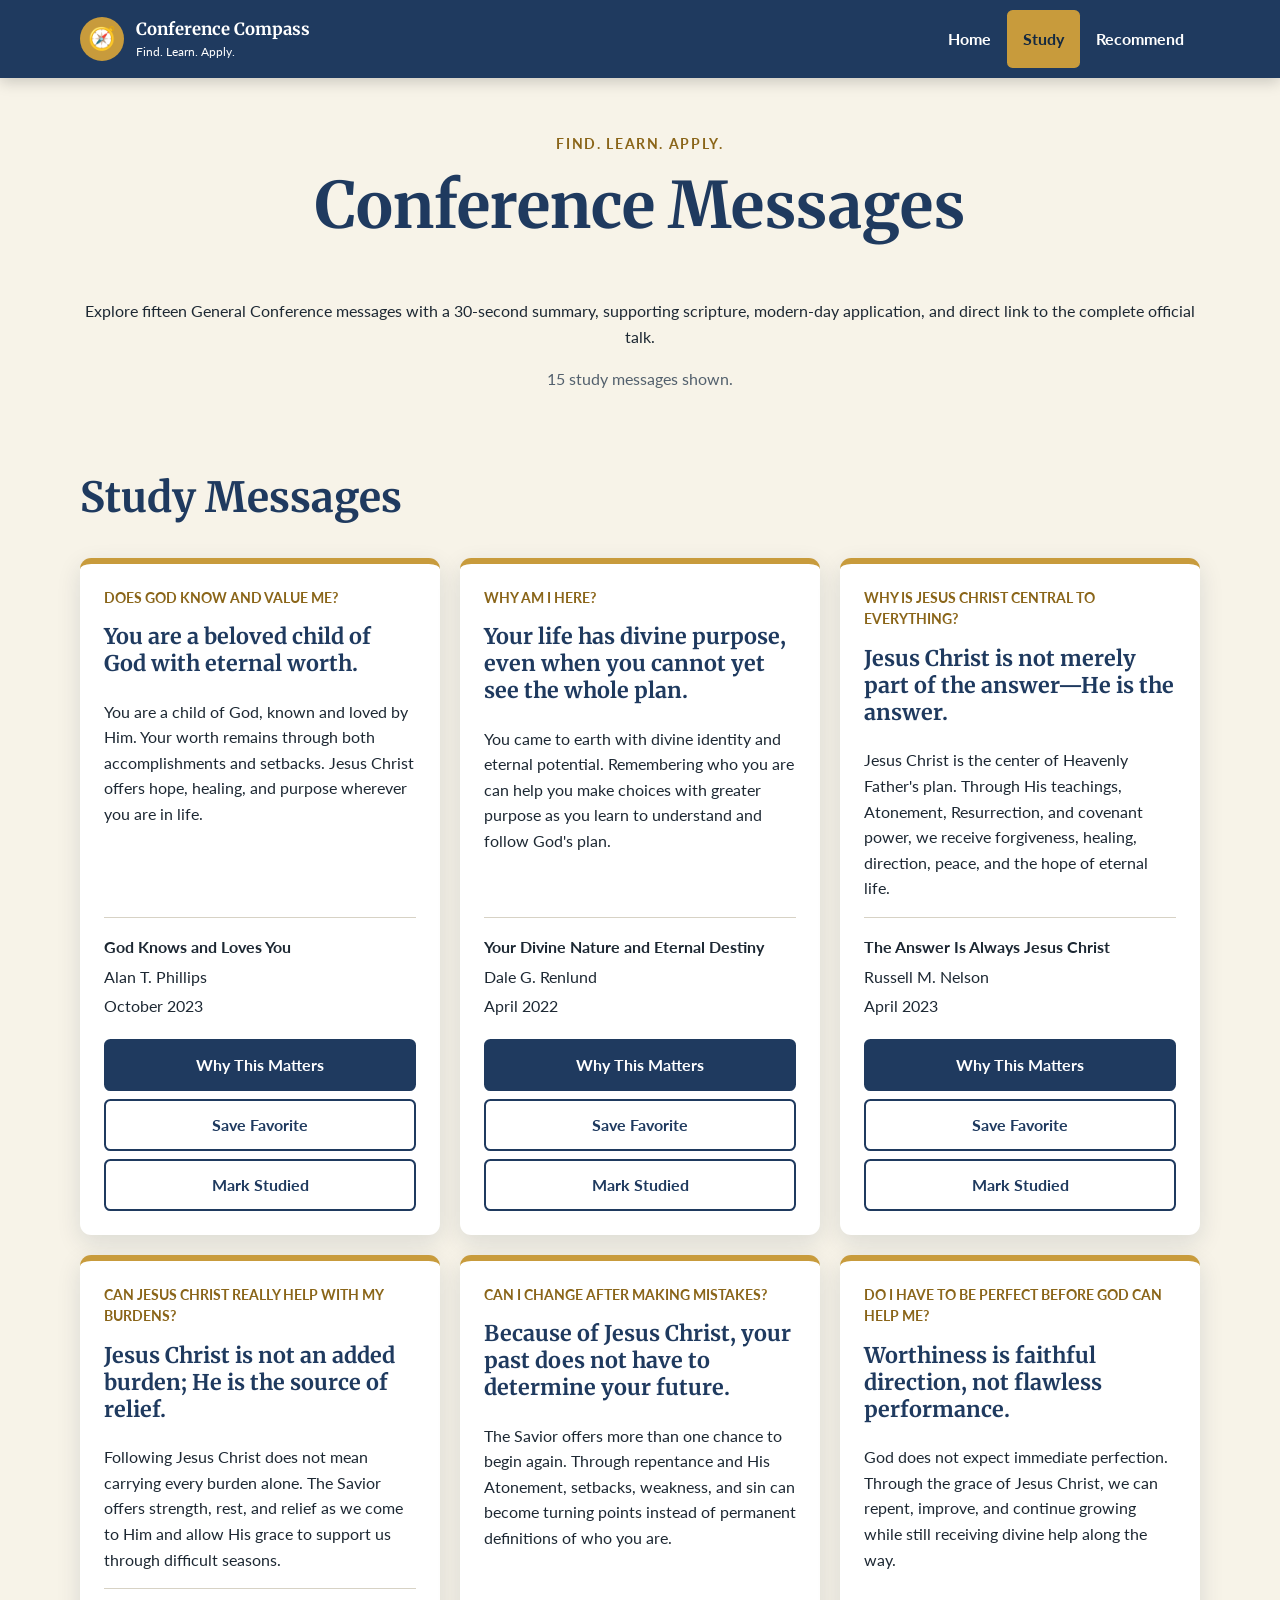
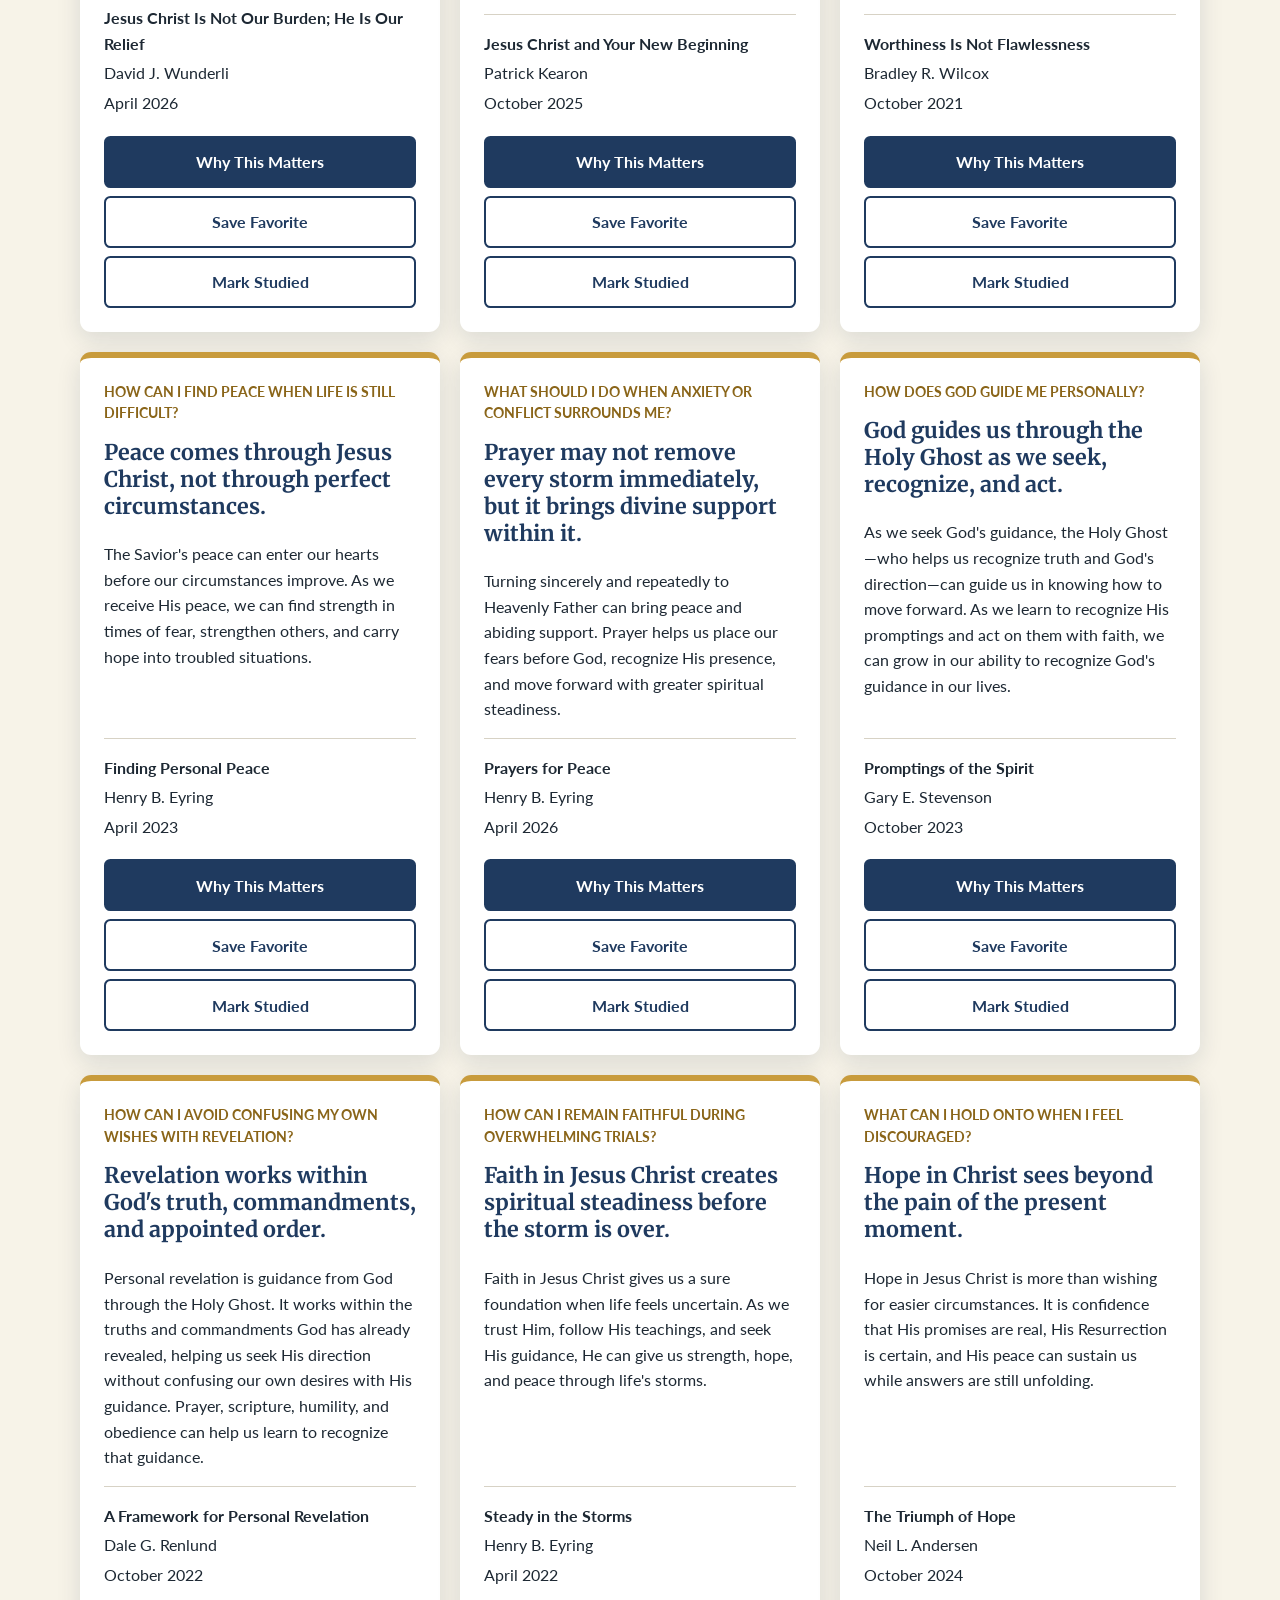
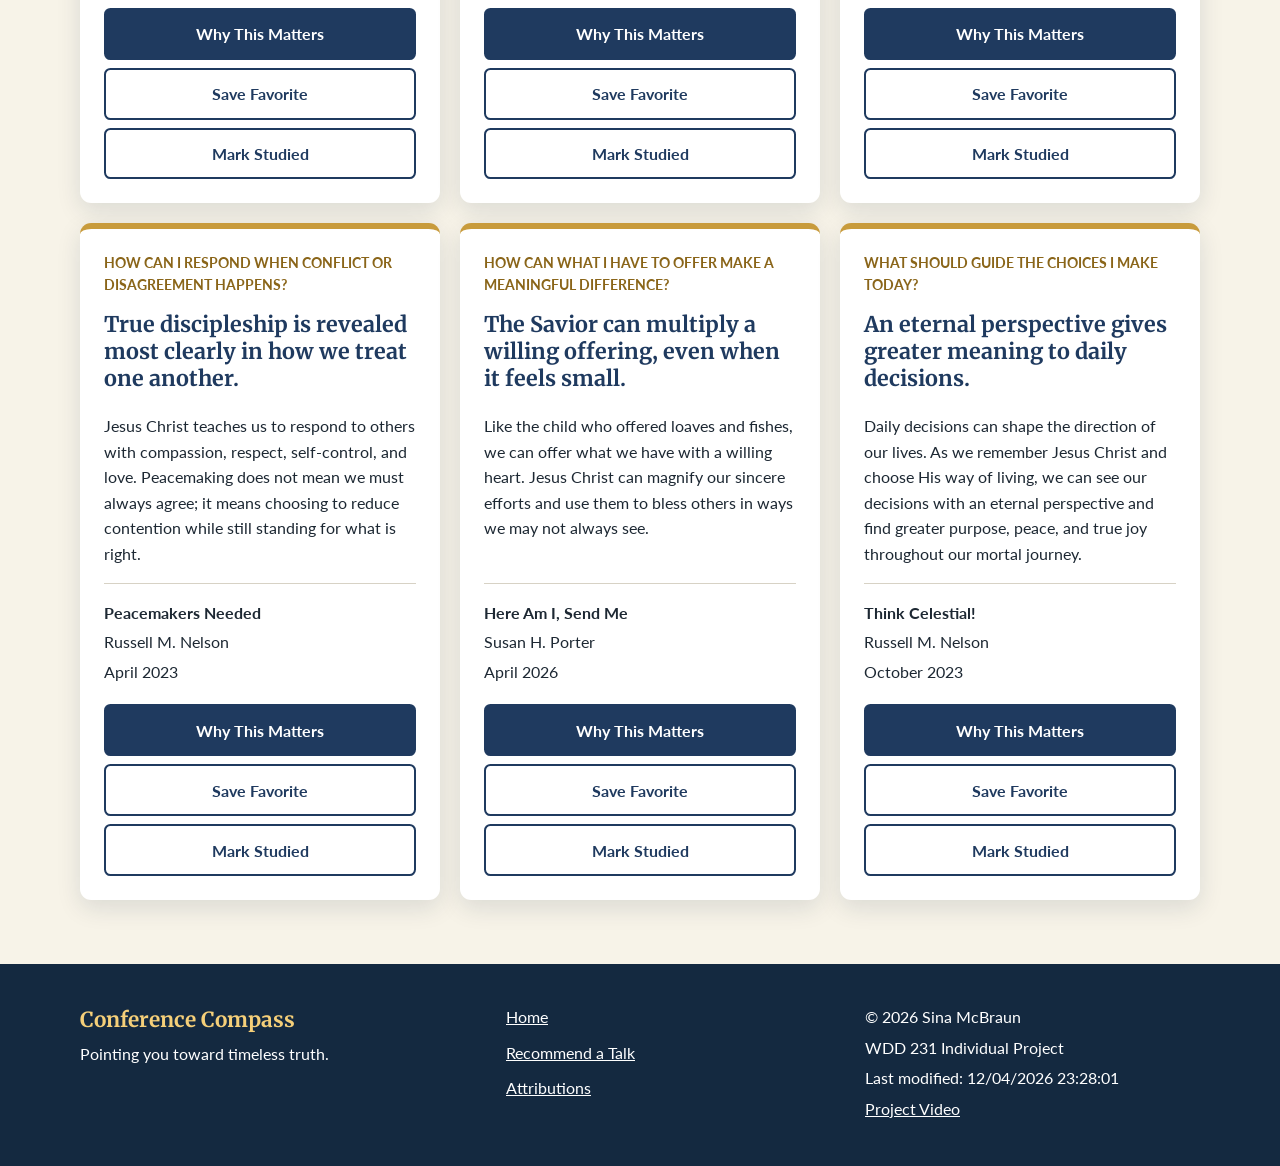
<file: project/talks.html>
<!doctype html>
<html lang="en-US">

<head>
    <meta charset="utf-8">
    <meta name="viewport" content="width=device-width, initial-scale=1">

    <title>Study Conference Messages | Conference Compass</title>

    <meta name="description"
        content="Study fifteen short General Conference summaries with memorable truths, scriptures, and modern-day applications.">

    <meta name="author" content="Sina McBraun">

    <meta property="og:title"
        content="Study General Conference Messages">

    <meta property="og:description"
        content="Discover related General Conference talks, 30-second summaries, scriptures, and modern-day applications.">

    <meta property="og:type"
        content="website">

    <meta property="og:url"
        content="https://smcbraun.github.io/wdd231/project/talks.html">

    <meta property="og:image"
        content="https://smcbraun.github.io/wdd231/project/images/wireframe-wide.webp">

    <link rel="icon"
        href="images/favicon.svg"
        type="image/svg+xml">

    <link rel="preconnect"
        href="https://fonts.googleapis.com">

    <link rel="preconnect"
        href="https://fonts.gstatic.com"
        crossorigin>

    <link href="https://fonts.googleapis.com/css2?family=Lato:wght@400;700&family=Merriweather:wght@700&display=swap"
        rel="stylesheet">

    <link rel="stylesheet"
        href="styles/normalize.css">

    <link rel="stylesheet"
        href="styles/style.css">

    <script type="module"
        src="scripts/talks-page.js"></script>
</head>

<body>

    <a class="skip-link"
        href="#main-content">
        Skip to main content
    </a>

    <header class="site-header">

        <div class="header-content">

            <a class="site-brand"
                href="index.html">

                <span class="brand-mark"
                    aria-hidden="true">
                    🧭
                </span>

                <span class="brand-text">
                    <strong>Conference Compass</strong>
                    <small>Find. Learn. Apply.</small>
                </span>

            </a>

            <button id="menu-button"
                class="menu-button"
                type="button"
                aria-label="Open navigation menu"
                aria-expanded="false"
                aria-controls="primary-navigation">

                <span aria-hidden="true">
                    ☰
                </span>

            </button>

            <nav id="primary-navigation"
                class="primary-navigation"
                aria-label="Primary navigation">

                <a href="index.html">
                    Home
                </a>

                <a class="active"
                    href="talks.html"
                    aria-current="page">
                    Study
                </a>

                <a href="recommend.html">
                    Recommend
                </a>

            </nav>

        </div>

    </header>

    <main id="main-content">

        <section class="page-intro section-container">

            <p class="section-label">
                Find. Learn. Apply.
            </p>

            <h1 id="study-heading">
                Conference Messages
            </h1>

            <p id="study-introduction">
                Explore fifteen General Conference messages with a
                30-second summary, supporting scripture, modern-day
                application, and direct link to the complete official talk.
            </p>

            <p id="results-message"
                class="results-message"
                aria-live="polite">
            </p>

            <a id="all-messages-link"
                class="text-link"
                href="talks.html"
                hidden>
                View all fifteen messages →
            </a>

        </section>

        <section class="talks-section section-container"
            aria-labelledby="talks-heading">

            <h2 id="talks-heading">
                Study Messages
            </h2>

            <!--HINT: JavaScript places the talk cards inside this div.-->
            <div id="talks-grid"
                class="talks-grid">

                <p>
                    Loading conference messages...
                </p>

            </div>

        </section>

    </main>

    <dialog id="talk-dialog"
        class="talk-dialog">

        <button id="close-dialog"
            class="dialog-close"
            type="button"
            aria-label="Close talk details">
            ×
        </button>

        <!--HINT: JavaScript places the selected talk details here.-->
        <div id="dialog-content">
        </div>

    </dialog>

    <footer class="site-footer">

        <div class="footer-content">

            <div>

                <p class="footer-brand">
                    Conference Compass
                </p>

                <p>
                    Pointing you toward timeless truth.
                </p>

            </div>

            <nav class="footer-navigation"
                aria-label="Footer navigation">

                <a href="index.html">
                    Home
                </a>

                <a href="recommend.html">
                    Recommend a Talk
                </a>

                <a href="attributions.html">
                    Attributions
                </a>

            </nav>

            <div class="footer-course">

                <p>
                    &copy;
                    <span id="current-year"></span>
                    Sina McBraun
                </p>

                <p>
                    WDD 231 Individual Project
                </p>

                <p id="last-modified"></p>

                <p>
                    <a href="https://www.loom.com/share/569faaee90b14f6cb16aa21a4ac6ca26"
                        class="video-link">
                        Project Video
                    </a>
                </p>

            </div>

        </div>

    </footer>

</body>

</html>
</file>
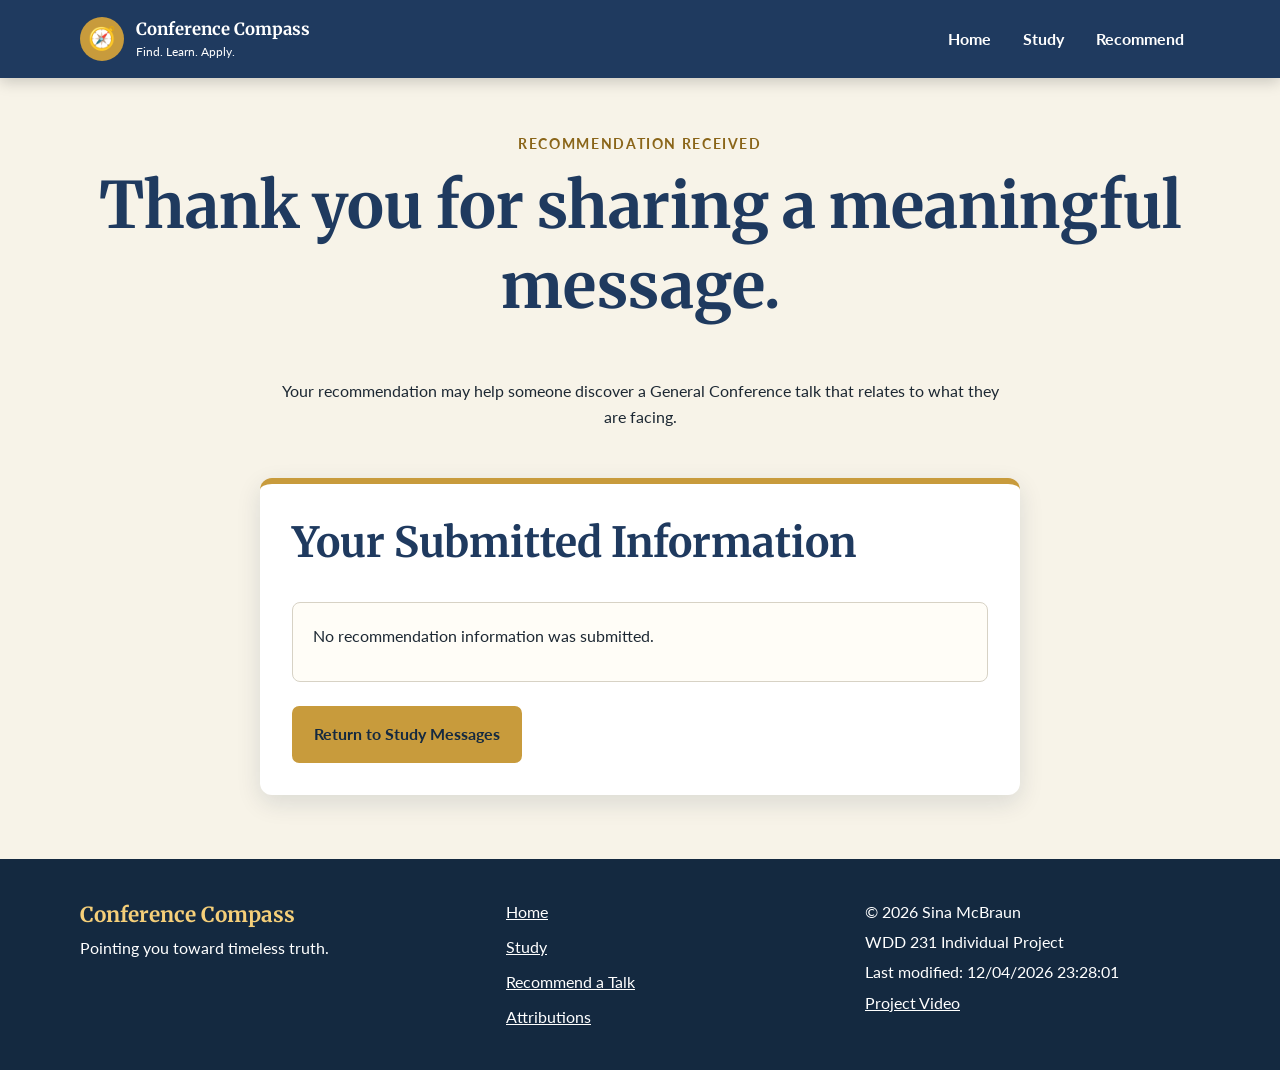
<file: project/thanks.html>
<!doctype html>
<html lang="en-US">

<head>
    <meta charset="utf-8">
    <meta name="viewport" content="width=device-width, initial-scale=1">

    <title>Recommendation Received | Conference Compass</title>

    <meta name="description"
        content="Confirmation page for a submitted General Conference talk recommendation.">

    <meta name="author" content="Sina McBraun">

    <meta property="og:title"
        content="General Conference Recommendation Received">

    <meta property="og:description"
        content="Thank you for recommending a meaningful General Conference message.">

    <meta property="og:type"
        content="website">

    <meta property="og:url"
        content="https://smcbraun.github.io/wdd231/project/thanks.html">

    <meta property="og:image"
        content="https://smcbraun.github.io/wdd231/project/images/wireframe-wide.webp">

    <link rel="icon"
        href="images/favicon.svg"
        type="image/svg+xml">

    <link rel="preconnect"
        href="https://fonts.googleapis.com">

    <link rel="preconnect"
        href="https://fonts.gstatic.com"
        crossorigin>

    <link href="https://fonts.googleapis.com/css2?family=Lato:wght@400;700&family=Merriweather:wght@700&display=swap"
        rel="stylesheet">

    <link rel="stylesheet"
        href="styles/normalize.css">

    <link rel="stylesheet"
        href="styles/style.css">

    <script type="module"
        src="scripts/thanks.js"></script>
</head>

<body>

    <!--==================================================
        ACCESSIBILITY LINK
    ===================================================-->
    <a class="skip-link"
        href="#main-content">
        Skip to main content
    </a>

    <!--==================================================
        HEADER AND NAVIGATION
    ===================================================-->
    <header class="site-header">

        <div class="header-content">

            <a class="site-brand"
                href="index.html">

                <span class="brand-mark"
                    aria-hidden="true">
                    🧭
                </span>

                <span class="brand-text">
                    <strong>Conference Compass</strong>
                    <small>Find. Learn. Apply.</small>
                </span>

            </a>

            <button id="menu-button"
                class="menu-button"
                type="button"
                aria-label="Open navigation menu"
                aria-expanded="false"
                aria-controls="primary-navigation">

                <span aria-hidden="true">
                    ☰
                </span>

            </button>

            <nav id="primary-navigation"
                class="primary-navigation"
                aria-label="Primary navigation">

                <a href="index.html">
                    Home
                </a>

                <a href="talks.html">
                    Study
                </a>

                <a href="recommend.html">
                    Recommend
                </a>

            </nav>

        </div>

    </header>

    <!--==================================================
        MAIN CONTENT
    ===================================================-->
    <main id="main-content">

        <section class="page-intro section-container">

            <p class="section-label">
                Recommendation received
            </p>

            <h1>
                Thank you for sharing a meaningful message.
            </h1>

            <p>
                Your recommendation may help someone discover a General
                Conference talk that relates to what they are facing.
            </p>

        </section>

        <section class="confirmation-section section-container">

            <div class="confirmation-card">

                <h2>
                    Your Submitted Information
                </h2>

                <!--HINT: JavaScript places the form values inside this div.-->
                <div id="form-results">
                </div>

                <a class="button primary-button"
                    href="talks.html">
                    Return to Study Messages
                </a>

            </div>

        </section>

    </main>

    <!--==================================================
        FOOTER
    ===================================================-->
    <footer class="site-footer">

        <div class="footer-content">

            <div>

                <p class="footer-brand">
                    Conference Compass
                </p>

                <p>
                    Pointing you toward timeless truth.
                </p>

            </div>

            <nav class="footer-navigation"
                aria-label="Footer navigation">

                <a href="index.html">
                    Home
                </a>

                <a href="talks.html">
                    Study
                </a>

                <a href="recommend.html">
                    Recommend a Talk
                </a>

                <a href="attributions.html">
                    Attributions
                </a>

            </nav>

            <div class="footer-course">

                <p>
                    &copy;
                    <span id="current-year"></span>
                    Sina McBraun
                </p>

                <p>
                    WDD 231 Individual Project
                </p>

                <p id="last-modified"></p>

                <p>
                    <a href="https://www.loom.com/share/569faaee90b14f6cb16aa21a4ac6ca26"
                        class="video-link">
                        Project Video
                    </a>
                </p>

            </div>

        </div>

    </footer>

</body>

</html>
</file>
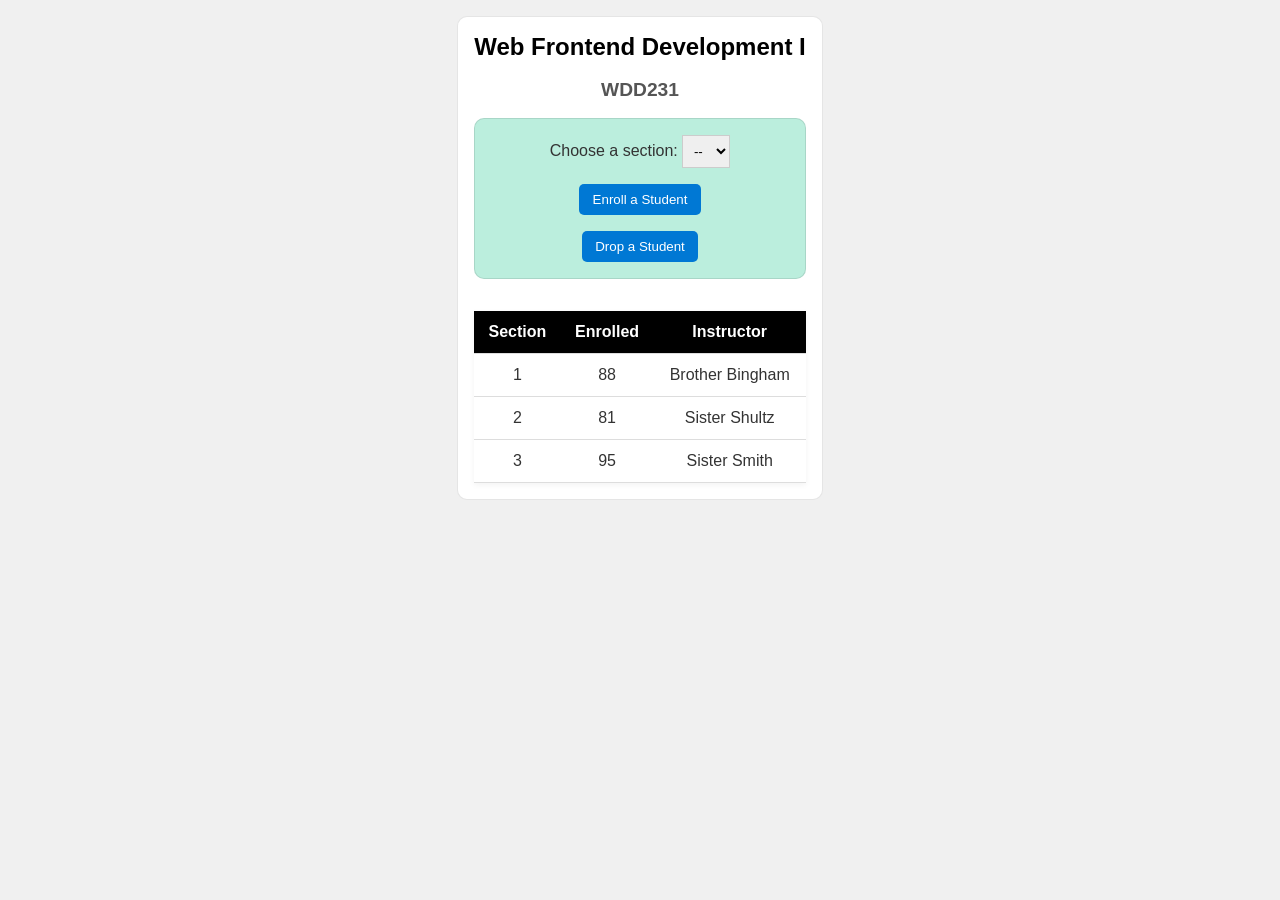
<file: week3/modules.html>
<!DOCTYPE html>
<html lang="en">

<head>
    <meta charset="UTF-8">
    <meta name="viewport" content="width=device-width, initial-scale=1.0">
    <title>Modules Example: Course and Sections</title>


    <link rel="stylesheet" href="styles/modules.css">
    <script type="module" src="scripts/modules.mjs"></script>

</head>

<body>
    <main>
        <h1 id="courseName"></h1>
        <h2 id="courseCode"></h2>

        <div id="enrollment">
            <label for="sectionNumber">Choose a section:</label>
            <select id="sectionNumber">
                <option value="0" disabled selected>--</option>
            </select>
            <button id="enrollStudent">Enroll a Student</button>
            <button id="dropStudent">Drop a Student</button>
        </div>

        <table>
            <thead>
                <tr>
                    <th>Section</th>
                    <th>Enrolled</th>
                    <th>Instructor</th>
                </tr>
            </thead>
            <tbody id="sections"></tbody>
        </table>
    </main>
</body>

</html>
</file>
<file: styles/small.css>
/* --------------- COLOR SCHEME ---------------

terra cotta #E07A5F
deep slate blue #3D405B
*/

/*************** SITE WIDE ***************/

* {
    font-family: "Josefin Sans", sans-serif;
    box-sizing: border-box;
}

h1 {
    margin: 1rem;
    color: #3D405B;
}

main {
    margin: 0 10px;
}

section {
    margin: 1rem 0;
    border: 1px solid #ddd;
    border-radius: 8px;
    overflow: hidden;
}

section h2 {
    background-color: #3D405B;
    color: white;
    text-align: center;
    margin: 0;
    padding: .75rem;
}

section p {
    padding: 1rem;
}



/*************** HEADER ***************/
header {
    display: grid;
    grid-template-columns: 24px auto 44px;
    padding: 5px 0 5px 10px;
    align-items: end;
    border-bottom: solid 1px #ddd;
    column-gap: 8px;
}

header img {
    display: block;
    width: 100%;
    height: auto;
    padding-bottom: 5px;
}

header span {
    font-size: 1.8rem;
    color: #3D405B;
}


/*************** HAMBURGER ***************/

.hamburger {
    background: none;
    border: none;
    color: #3D405B;
    cursor: pointer;
    font-family: Verdana, Geneva, Tahoma, sans-serif;
    font-size: 1.9rem;


}

.hamburger::before {
    content: "\2630";

}

.hamburger.show::before {
    content: "\00D7";
}

/*************** NAVIGATION ***************/
.navigation {
    display: none;

}

.navigation.show {
    display: block;

}

.navigation ul {
    list-style-type: none;
    margin: 0;
    padding: 0;
}

.navigation a {
    display: block;
    padding: .8rem 10px;
    color: #3D405B;
    text-decoration: none;
    border-bottom: solid 1px #ddd;
}

.navigation li.current a {
    background-color: #3D405B;
    color: white;
}

.navigation a:hover {
    background-color: #E07A5F;
    color: white;
}



/*************** WEB CERTIFICATE COURSE ***************/
.photo img {
    width: 250px;
    height: auto;
    display: block;
    margin: 1rem auto;
    border-radius: 10px;
}

.course-buttons {
    display: flex;
    justify-content: space-evenly;
    margin: 1rem 0;
}

.course-buttons button {
    padding: .6rem 1rem;
    border-radius: 8px;
    border: 1px solid #888;
    background: #ddd;
    font-weight: bold;
    cursor: pointer;

}

.course-buttons button:hover {
    background: #E07A5F;
    color: white;

}

.course-card {
    background: #E07A5F;
    color: black;
    padding: .8rem;
    margin: .5rem 0;
    text-align: center;
    border-radius: 8px;
    font-weight: bold;

}

.course-card.completed {
    background: #d8d6b0;
    color: black;
}

#credits {
    text-align: center;
    font-weight: bold;
    margin-top: 1rem;
}


/*************** FOOTER ***************/
footer {
    background-color: #eee;
    padding: 1rem 10px;
    text-align: center;

}

.social {
    display: flex;
    justify-content: center;
    column-gap: 1rem;
    margin-bottom: 1rem;

}

.social a {
    display: flex;
    justify-content: center;
    align-items: center;
    width: 44px;
    height: 44px;
    border: #ccc solid 1px;
    border-radius: 22px;

}

.social img {
    width: 22px;
    height: 22px;
}

.social a:hover {
    background-color: #ddd;

}

footer p {
    margin: .5rem 0;
}
</file>
<file: styles/larger.css>
@media only screen and (min-width: 38rem) {

    header,
    main,
    nav,
    footer {
        max-width: 900px;
        margin: 0 auto;
    }


    header {
        grid-template-columns: 24px auto;
    }

    .hamburger {
        display: none;

    }

    .navigation {
        display: block;
        border-bottom: solid 1px #eee;
    }

    .navigation ul {
        display: flex;
    }

    .navigation a {
        border: none;
    }

    .navigation li {
        flex: 1;
        text-align: center;
    }

    main {
        display: grid;
        grid-template-columns: 2fr 1fr;
        gap: 1rem;
    }

    main h1 {
        grid-column: 1 / 3;
    }

    .courses {
        grid-column: 1 /3;

    }


    /*--------------------COURSE CARDS--------------------*/

    #course-cards {
        display: grid;
        grid-template-columns: repeat(2, 1fr);
        gap: .75rem;
    }

    .course-card {
        padding: 1rem;
        border: 1px solid rgb(0 0 0 / 15%);
        border-radius: 8px;
        text-align: center;
        cursor: pointer;
        transition: transform 0.2s ease, box-shadow 0.2s ease;

    }

    .course-card:hover {
        cursor: pointer;
        transform: translateY(-3px);
        box-shadow: 0 6px 15px rgb(0 0 0 / 25%);
        border-color: #005f73;
    }

    .course-card:focus {
        outline: 3px solid #f4c542;
        outline-offset: 3px;
    }

    .course-card.completed {
        font-weight: bold;
    }

    .course-list li:hover {
        cursor: pointer;
        transform: scale(1.02)
    }

    .course-instruction {
        text-align: center;
        font-weight: 600;
        color: #005f73;
        margin: .5rem 0 1rem;
    }

}

/*---------- modal dialog ----------*/

dialog {
    border: 1px solid rgb(0 0 0 / 10%);
    border-radius: .25rem;
    padding: 1rem;
    background-color: #fff;
    box-shadow: 0 0 3rem #777;
    width: 90%;
    max-width: 600px;
}

::backdrop {
    background-color: rgb(0 0 0 / 50%);
}

dialog button {
    position: absolute;
    top: 23px;
    right: 23px;
    padding: .5rem 1rem;
    border: 1px solid rgb(0 0 0 / 10%);
}
</file>
<file: chamber/styles/small.css>
/* ---------- WAIANAE CHAMBER SMALL VIEW ---------*/



/* ---------- WAIANAE CHAMBER COLOR PALETTE ---------*/


:root {
    --primary-color: #0b3d63;
    --secondary-color: #176b87;
    --background-color: #f4efe6;
    --text-color: #1f2933;
    --accent-color: #ffffff;
    --highlight-color: #d4a017;
    --border-color: #d8d4cc;
}


/* ---------- GLOBAL STYLES ---------*/

* {
    box-sizing: border-box;
}

body {
    font-family: "Roboto", Arial, sans-serif;
    margin: 0;
    color: var(--text-color);
    background-color: var(--background-color);
}


/* ---------- HEADER ---------*/

header {
    display: grid;
    grid-template-columns: 64px 1fr 44px;
    align-items: center;
    gap: 1rem;
    padding: 1rem;
    background-color: var(--accent-color);
}

header img {
    width: 64px;
    height: 64px;
}

header span {
    font-size: 1.2rem;
    font-weight: 700;
    color: var(--primary-color);
}



/* ---------- HAMBURGER BUTTON ---------*/


.hamburger {
    width: 44px;
    height: 44px;
    border: 1px solid var(--primary-color);
    background: none;
    border-radius: 6px;
}

.hamburger::before {
    content: "☰";
    font-size: 1.8rem;
    color: var(--primary-color);
}


/* ---------- HOME CARDS ---------*/

.home-card {
    background-color: var(--accent-color);
    border: 1px solid var(--border-color);
    border-radius: 5px;
    box-shadow: 0 4px 8px rgba(0, 0, 0, 0.1);
    padding: 1rem;
    margin-bottom: 1.5rem;
}

.home-card h3 {
    margin-top: 0;
    color: var(--primary-color);
    border-bottom: 2px solid var(--secondary-color);
    padding-bottom: 0.5rem;
    font-size: 1.4rem;
}


/* ---------- NAVIGATION ---------*/


nav {
    background-color: var(--primary-color);
}

nav ul {
    list-style: none;
    margin: 0;
    padding: 0;
}

nav a {
    display: block;
    color: white;
    text-align: center;
    padding: 1rem;
    text-decoration: none;
}


/* ----------  NAVIGATION INTERACTION ----------*/

nav a:hover {
    background-color: var(--secondary-color);
}


nav a.active {
    background-color: var(--highlight-color);
    color: var(--primary-color);
    font-weight: 700;
}

/* ---------- MOBILE NAVIGATION ---------- */

#nav-bar {
    display: none;
}

#nav-bar.open {
    display: block;
}

/* ---------- MAIN CONTENT ---------*/


main {
    padding: 1rem;
    min-height: 400px;
}

h1 {
    color: var(--primary-color);
    text-align: center;
    font-size: 2rem;
}


/* ---------- FOOTER ---------*/


footer {
    background-color: var(--primary-color);
    color: var(--accent-color);
    text-align: center;
    padding: 1.5rem 1rem;
}

/* -------------- DIRECTORY VIEW BUTTONS--------------- */


.view-buttons {
    display: flex;
    justify-content: center;
    gap: 1rem;
    margin: 1rem 0;
}



.view-buttons button {
    padding: .75rem 1.5rem;
    border: 2px solid var(--primary-color);
    border-radius: 6px;
    background-color: var(--secondary-color);
    color: var(--accent-color);
    font-weight: 700;
    cursor: pointer;
}


.view-buttons button:hover {
    background-color: var(--primary-color);
}


/* ---------- DIRECTORY GRID ---------*/

#members.grid {
    display: grid;
    gap: 1rem;
}



/* ---------------- MEMBER CARDS ---------- */

.member-card {
    background-color: var(--accent-color);
    border: 1px solid var(--border-color);
    border-radius: 5px;
    box-shadow: 0 4px 8px rgba(0, 0, 0, 0.1);
    padding: 1rem;
    text-align: center;
    transition: transform 0.2s ease;
}

.member-card:hover {
    transform: translateY(-3px);
}

.member-card img {
    width: 160px;
    height: 120px;
    object-fit: contain;
    margin: 0 auto 1rem;
    display: block;
}

.member-card a {
    color: var(--primary-color);
    text-decoration: none;
    font-weight: bold;
}




/* ----------------- DIRECTORY LIST VIEW ---------------*/
/* --------------Shows member in rows without images.---*/

#members.list {
    display: block;
}

#members.list .member-card {

    margin-bottom: .75rem;
    text-align: left;
}

#members.list .member-card:nth-child(even) {
    background-color: var(--border-color);
}


#members.list .member-card img {
    display: none;
}

/* ----------------- WEATHER DESIGN---------------*/
.weather-current-container {
    display: flex;
    align-items: center;
    gap: 1rem;
}

.current-temp {
    font-size: 2rem;
    font-weight: 700;
    margin: 0;
    color: var(--primary-color);
}

.current-desc {
    margin: 0;
    text-transform: capitalize;
    color: var(--secondary-color);
}

.weather-divider {
    border: 0;
    border-top: 1px dashed var(--border-color);
    margin: 1rem 0;
}

.forecast-grid {
    display: flex;
    justify-content: space-around;
    gap: 0.5rem;
}

.forecast-day {
    text-align: center;
    background-color: var(--background-color);
    padding: 0.5rem;
    border-radius: 10px;
    width: 30%;
    box-shadow: 0 8px 18px rgba(0, 0, 0, 0.18);
    border: 1px solid #666;

}


.forecast-day p {
    margin: 0.25rem;
    font-size: 0.9rem;


}

/* ---------------- CARDS ---------------*/

.spotlight-section {
    margin-bottom: 1.5rem;

}

.spotlight-section h3 {
    color: var(--primary-color);
    font-size: 1.5rem;
    border-bottom: 2px solid var(--secondary-color);
    padding-bottom: 0.3rem;
    margin-bottom: 1rem;
}

.spotlight-card {
    background-color: var(--accent-color);
    border: 1px solid var(--border-color);
    border-radius: 5px;
    padding: 1.2rem;
    margin-bottom: 1rem;
    text-align: center;
    transition: transform 0.2s ease;
}

.spotlight-card:hover {
    transform: translateY(-3px);
}

.spotlight-card h4 {
    margin: 0 0 0.75rem 0;
    font-size: 1.3rem;
    color: var(--primary-color);
    border-bottom: 1px solid var(--border-color);
    padding-bottom: 0.5rem;
}

.spotlight-card img {
    max-height: 80px;
    width: auto;
    object-fit: contain;
    margin: 0.5rem auto 1rem;
    display: block;
}

.spotlight-card p {
    margin: 0.4rem 0;
    font-size: 0.9rem;
}

.spotlight-card a {
    color: var(--secondary-color);
    font-weight: 700;
}


/* ----------------- HOME PAGE MOBILE ---------------*/


/* ------------- HERO SECTION CTA -----------------*/

.hero-box {
    position: relative;
    width: 100%;
    margin-bottom: 1.5rem;
    border-radius: 10px;
    overflow: hidden;
}

.hero-img {
    width: 100%;
    height: auto;
    min-height: 250px;
    object-fit: cover;
    display: block;
}

.cta-overlay {
    position: absolute;
    bottom: 0;
    left: 0;
    width: 100%;
    background-color: rgba(11, 61, 99, 0.85);
    color: var(--accent-color);
    padding: 1rem;
    text-align: center;
}

.cta-overlay h2 {
    margin: 0 0 0.5rem 0;
    font-size: 1.3rem;
}

.cta-overlay p {
    margin: 0 0 1rem 0;
    font-size: 0.9rem;

}

.cta-btn {
    display: inline-block;
    background-color: var(--highlight-color);
    color: var(--primary-color);
    padding: 0.75rem 1.5rem;
    text-decoration: none;
    font-weight: 700;
    border-radius: 5px;
}

.cta-btn:hover {
    background-color: var(--secondary-color);
    color: var(--accent-color);
}

.join-container {
    display: flex;
    flex-direction: column;
    gap: 2rem;
    max-width: 1200px;
    margin: 0 auto;
    padding: 1rem;
}

.join-form {
    display: flex;
    flex-direction: column;
    gap: 1.2rem;
}


.join-form label {
    display: flex;
    flex-direction: column;
    font-weight: bold;
    font-size: 0.95rem;
    gap: 0.3rem;
}

.join-form input[type="text"],
.join-form input[type="email"],
.join-form input[type="tel"],
.join-form textarea {
    padding: 0.6rem;
    border: 1px solid #ccc;
    border-radius: 4px;
    font-size: 1rem;
    width: 100%;
    box-sizing: border-box;
}

.join-form input:focus,
.join-form textarea:focus {
    outline: 2px solid #0056b3;
    background-color: #f0f7ff;
}



.membership-levels {
    border: 1px solid #ccc;
    border-radius: 4px;
    padding: 1rem;
    display: flex;
    flex-direction: column;
    gap: 0.5rem;

}

.membership-levels label {
    flex-direction: row;
    align-items: center;
    font-weight: normal;
    gap: 0.5rem;
}

/*---------------Submit Button------------------*/
.submit-btn {
    background-color: #0056b3;
    color: #fff;
    padding: 0.8rem 1.5rem;
    border: none;
    border-radius: 4px;
    font-size: 1.1rem;
    cursor: pointer;
    transition: background-color 0.3s ease;
}

.submit-btn:hover {
    background-color: #003d80;

}

/*---------------Membership Cards-----------*/
.cards-container {
    display: flex;
    flex-direction: column;
    gap: 1.25rem;
}

.card {
    background-color: #e8ecef;
    border: 1px solid #d1d5db;
    border-radius: 8px;
    padding: 1.5rem;
    text-align: center;
    box-shadow: 0 2px 4px rgba(0, 0, 0, 0.05);
    animation: fadeInUp 0.8s ease-out forwards;
    opacity: 0;
}

.card h3 {
    margin-top: 0;
    font-size: 1.2rem;
    color: #1a252f;
}


.card p {
    margin: 0.5rem 0 1rem 0;
    color: #4a5568;
}


.card button {
    background-color: #ffffff;
    border: 1px solid #a0aec0;
    padding: 0.5rem 1rem;
    border-radius: 4px;
    cursor: pointer;


}



/*----------------Load animation-------------*/
.cards-container .card:nth-of-type(1) {
    animation-delay: 0.2s;
}

.cards-container .card:nth-of-type(2) {
    animation-delay: 0.5s;
}

.cards-container .card:nth-of-type(3) {
    animation-delay: 0.8s;
}

.cards-container .card:nth-of-type(4) {
    animation-delay: 1.1s;
}

@keyframes fadeInUp {
    from {
        opacity: 0;
        transform: translateY(20px);
    }

    to {
        opacity: 1;
        transform: translateY(0);
    }
}


/*--------------------Modal Dialogs-----------------*/
dialog {
    border: none;
    border-radius: 8px;
    padding: 2rem;
    max-width: 500px;
    box-shadow: 0 4px 12px rgba(0, 0, 0, 0.3);

}

dialog::backdrop {
    background-color: rgba(0, 0, 0, 0.6);
}

/*===============================================================
   DISCOVER PAGE - SMALL SCREEN
=================================================================*/
/*------- MAIN DISCOVER CONTENT----------------*/

.discover-main {
    max-width: 1200px;
    margin: 0 auto;
    padding: 1rem;


}

.discover-main h1 {
    margin-bottom: 0.75rem;
    text-align: center;
}

.discover-introduction {
    max-width: 800px;
    margin: 0 auto 1.5rem;
    line-height: 1.6;
    text-align: center;
}

/*------- VISITOR MESSAGE----------------*/

#visit-message {
    max-width: 800px;
    margin: 0 auto 1.5rem;
    padding: 1rem;
    border-left: 6px solid var(--highlight-color);
    border-radius: 8px;
    background-color: #fff3d6;
    font-weight: 700;
    line-height: 1.5;


}

/*------- DISCOVER CARD GRID----------------*/

.discover-grid {
    display: grid;
    grid-template-columns: 1fr;
    gap: 1.25rem;
}

/*-------DISCOVER CARDS ----------------*/

.discover-card {
    background: #fff;
    border-radius: 16px;
    overflow: hidden;
    border: 1px solid rgba(0, 0, 0, 0.08);
    box-shadow: 0 8px 20px rgba(0, 0, 0, .12),
        0 2px 8px rgba(0, 0, 0, .08);
    transition: all .3s ease;

}

.discover-card a {
    display: block;
    text-align: center;
    padding: 1rem;
    font-weight: 700;
    color: #0b3d66;
    text-decoration: none;
    transition: color .3s ease;
}



.discover-card button:hover {
    transform: translateY(-6px);
    box-shadow: 0 18px 36px rgba(0, 0, 0, .20),
        0 8px 16px rgba(0, 0, 0, .12);
}


.discover-card h2 {
    margin: 0;
    padding: 1rem 1.25rem;
    background: #0b3d66;
    color: #fff;
    font-size: 1.6rem;
    font-weight: 700;
    text-shadow: 0 2px 4px rgba(0, 0, 0, .35);
    border-bottom: 4px solid #d4a017;
}



.discover-card img {
    width: 100%;
    height: 240px;
    object-fit: cover;
    display: block;
    transition: transform .35s ease;

}


@media (min-width: 641px) {
    .discover-card:hover img {
        transform: scale(1.04);
    }
}


.discover-card address {
    padding: 1rem 1.25rem .5rem;
    color: #2f2f2f;
    font-style: normal;
    font-weight: 700;

}

.discover-card p {
    margin-bottom: 1.5rem;
    padding: 0 1.25rem;
    line-height: 1.7;
    color: #4d4d4d;
}

.discover-card button {
    grid-area: button;
    margin: 0 1rem 1rem;
    padding: 0.75rem 1rem;
    border: none;
    border-radius: 8px;
    background-color: var(--highlght-color);
    color: var(--primary-color);
    font-weight: 700;
    cursor: pointer;

}


.discover-card button:focus {
    background: var(--accent-color);
}

.discover-card button:focus-visible {
    outline: 3px solid var(--primary-color);
    outline-offset: 3px;
}
</file>
<file: chamber/styles/larger.css>
/* ---------- WAIʻANAE CHAMBER LARGE VIEW ---------- */

@media (min-width: 640px) {

    .join-container {
        display: grid;
        grid-template-columns: 2fr 1fr;
        align-items: start;
        gap: 2.5rem;
    }

    header {
        grid-template-columns: 80px 1fr 44px;
        padding: 1.5rem 4rem;
    }

    header img {
        width: 80px;
        height: 80px;
    }

    header span {
        font-size: 1.8rem;
    }

    nav ul {
        display: flex;
        justify-content: center;
    }

    nav li {
        flex: 1 1 100%;
        max-width: 250px;
    }

    main {
        max-width: 1100px;
        margin: 0 auto;
    }

    #members.grid {
        grid-template-columns: repeat(auto-fit, minmax(250px, 1fr));
    }

    #members.list .member-card {
        display: grid;
        grid-template-columns: 300px 2fr 1fr auto;
        align-items: start;
        gap: 0.5rem;
        text-align: center;
        padding: 0.75rem 1rem;
    }

    #nav-bar {
        display: block;
    }

    .hamburger {
        display: none;
    }

    .home-grid {
        display: grid;
        grid-template-columns: 2fr 1fr;
        gap: 1.5rem;
        margin-top: 1rem;
        margin-bottom: 1.5rem;
    }

    .hero-box {
        grid-column: 1 / -1;
    }

    .spotlight-section {
        grid-column: 1 / -1;
    }

    .spotlight-grid {
        display: grid;
        grid-template-columns: repeat(auto-fit, minmax(280px, 1fr));
        gap: 1.5rem;
        margin-top: 1rem;
    }

    #members.grid .member-card {
        display: block;
        text-align: center;
    }

    #members.grid .member-card img {
        display: block;
    }

    #members.list .member-description {
        grid-column: 1 / -1;
    }

    footer {
        display: grid;
        grid-template-columns: 1fr auto 1fr;
        align-items: center;
        gap: 2rem;
    }

    .social {
        display: flex;
        justify-content: center;
        align-items: center;
        gap: 1rem;
    }

    .social img {
        width: 30px;
        height: 30px;
    }

    .social a {
        display: flex;
        justify-content: center;
        align-items: center;
        width: 52px;
        height: 52px;
        background-color: rgba(255, 255, 255, 0.14);
        border-radius: 12px;
        box-shadow: 0 4px 8px rgba(0, 0, 0, 0.3);
        transition: transform 0.2s ease, background-color 0.2s ease;
    }

    .social a:hover {
        background-color: #d9a514;
        transform: translateY(-4px);
    }

    .events-feature {
        margin-top: 2rem;
        padding: 1.25rem;
        text-align: center;
        background-color: #f7edcf;
        border-left: 6px solid #d9a514;
        border-radius: 10px;
        box-shadow: 0 4px 10px rgba(0, 0, 0, 0.15);
    }

    .events-feature h4 {
        margin: 0 0 0.75rem;
        color: #073f63;
        font-size: 1.25rem;
    }

    .events-btn {
        display: inline-block;
        padding: 0.7rem 1.1rem;
        background-color: #d9a514;
        color: #073f63;
        font-weight: 700;
        text-decoration: none;
        border-radius: 7px;
        box-shadow: 0 3px 7px rgba(0, 0, 0, 0.2);
    }

    .events-btn:hover {
        background-color: #073f63;
        color: white;
    }

    .spotlight-card h4 {
        background-color: #f7edcf;
        color: #073f63;
        padding: 1rem;
        margin: -1rem -1rem 1rem;
        border-radius: 10px 10px 0 0;
        border-bottom: 3px solid #d9a514;
        box-shadow: 0 4px 10px rgba(0, 0, 0, 0.18);
    }

    .spotlight-card {
        box-shadow: 0 8px 18px rgba(0, 0, 0, 0.18);
        transition: transform 0.25s ease, box-shadow 0.25s ease;
    }

    .spotlight-card:hover {
        transform: translateY(-6px);
        box-shadow: 0 14px 28px rgba(0, 0, 0, 0.25);
    }

    .forecast-day {
        box-shadow: 0 8px 18px rgba(0, 0, 0, 0.18);
    }


    /*===============================================================
   DISCOVER PAGE - MEDIUM AND LARGE SCREENS
=================================================================*/

    /*-------MEDIUM SCREEN LAYOUT---------------*/
    .discover-grid {
        grid-template-columns: repeat(2, minmax(0, 1fr));
    }

    .discover-card {
        grid-template-areas:
            "image title"
            "image address"
            "image description"
            "image button";
            grid-template-columns: minmax(190px, 2fr) minmax(220px, 3fr);
        grid-template-rows: auto auto 1fr auto;
    }

    .discover-card h2 {
        text-align: center;
    }

    .discover-card img {
        width: 100%;
        height: 100%;
        min-height: 300px;
    }

    /*-------LARGE SCREEN LAYOUT---------------*/

    @media screen and (min-width: 1024px) {
        .discover-grid {
            grid-template-columns: repeat(2, minmax(0, 1fr));
        }
    }

    .discover-card {
        grid-template-areas:
            "title title"
            "image image"
            "address address"
            "description description"
            "button button";
        grid-template-columns: 1fr;
    }

    .discover-card img {
        height: 260px;
        min-height: 0;
        transition:
            transform 0.3s ease,
            filter 0.3s ease;
    }

    .discover-card:hover img {
        transform: scale(1.03);
        filter: brightness(1.08)
    }

}
/*---------- Discover card final enhancements ----------*/

#discover-cards .discover-card {
    background: #ffffff;
    border: 1px solid rgba(8, 63, 103, 0.14);
    border-radius: 16px;
    overflow: hidden;
    box-shadow: 0 4px 10px rgba(0,0,0,.08);
    transition:
        transform 0.3s ease,
        box-shadow 0.3s ease;
}

#discover-cards .discover-card:hover {
    transform: translateY(-7px);
    box-shadow: 0 8px 18px rgba(0,0,0,.12);
}

#discover-cards .discover-card h2 {
    background: #0b456d;
    color: #ffffff;
}

#discover-cards .discover-card address {
    font-weight: 700;
    color: #25313d;
}

#discover-cards .discover-card p {
    color: #303b45;
    line-height: 1.65;
}

#discover-cards .discover-card img {
    transition: transform 0.35s ease;
}

#discover-cards .discover-card:hover img {
    transform: scale(1.035);
}
</file>
<file: project/styles/style.css>
/*=========================================================
  FILE: style.css
  PURPOSE: Styles every page of the Conference Compass website.
=========================================================*/

/*---------- COLOR AND FONT VARIABLES ----------*/

:root {
    --deep-blue: #1f3a5f;
    --dark-blue: #142940;
    --warm-gold: #c89b3c;
    --dark-gold: #8a6519;
    --soft-cream: #f7f3e8;
    --light-cream: #fffdf7;
    --soft-sage: #dfe9df;
    --dark-text: #1d2833;
    --muted-text: #53606d;
    --white: #ffffff;
    --border: #d7d2c5;
    --shadow: 0 8px 24px rgb(20 41 64 / 12%);
    --heading-font: "Merriweather", Georgia, serif;
    --body-font: "Lato", Arial, sans-serif;
}

/*---------- GLOBAL RESET ----------*/

* {
    box-sizing: border-box;
}

html {
    scroll-behavior: smooth;
}

body {
    margin: 0;
    background: var(--soft-cream);
    color: var(--dark-text);
    font-family: var(--body-font);
    line-height: 1.6;
}

img {
    display: block;
    max-width: 100%;
}

a {
    color: inherit;
}

button,
input {
    font: inherit;
}

button {
    cursor: pointer;
}

h1,
h2,
h3 {
    margin-top: 0;
    color: var(--deep-blue);
    font-family: var(--heading-font);
    line-height: 1.25;
}

h1 {
    font-size: clamp(2rem, 6vw, 4rem);
}

h2 {
    font-size: clamp(1.6rem, 4vw, 2.6rem);
}

h3 {
    font-size: 1.2rem;
}

p {
    margin-top: 0;
}

.section-container {
    width: min(1120px, calc(100% - 2rem));
    margin-inline: auto;
}

.skip-link {
    position: absolute;
    top: -60px;
    left: 1rem;
    z-index: 1000;
    padding: 0.75rem 1rem;
    background: var(--warm-gold);
    color: var(--dark-blue);
    font-weight: 700;
}

.skip-link:focus {
    top: 1rem;
}

.visually-hidden {
    position: absolute;
    width: 1px;
    height: 1px;
    overflow: hidden;
    clip-path: inset(50%);
    white-space: nowrap;
}

/*---------- HEADER AND NAVIGATION ----------*/

.site-header {
    position: sticky;
    top: 0;
    z-index: 100;
    background: var(--deep-blue);
    color: var(--white);
    box-shadow: 0 4px 14px rgb(0 0 0 / 18%);
}

.header-content {
    position: relative;
    display: flex;
    min-height: 78px;
    width: min(1120px, calc(100% - 2rem));
    margin-inline: auto;
    align-items: center;
    justify-content: space-between;
}

.site-brand {
    display: flex;
    align-items: center;
    gap: 0.75rem;
    color: var(--white);
    text-decoration: none;
}

.brand-mark {
    display: grid;
    width: 44px;
    height: 44px;
    place-items: center;
    border-radius: 50%;
    background: var(--warm-gold);
    color: var(--dark-blue);
    font-family: var(--heading-font);
    font-size: 1.4rem;
    font-weight: 700;
}

.brand-text {
    display: flex;
    flex-direction: column;
}

.brand-text strong {
    font-family: var(--heading-font);
    font-size: 1.05rem;
}

.brand-text small {
    font-size: 0.72rem;
}

.menu-button {
    border: 1px solid rgb(255 255 255 / 55%);
    border-radius: 0.4rem;
    background: transparent;
    color: var(--white);
    font-size: 1.7rem;
}

.primary-navigation {
    position: absolute;
    top: 78px;
    left: 0;
    right: 0;
    display: none;
    flex-direction: column;
    background: var(--dark-blue);
}

.primary-navigation.open {
    display: flex;
}

.primary-navigation a {
    padding: 1rem;
    border-bottom: 1px solid rgb(255 255 255 / 15%);
    color: var(--white);
    font-weight: 700;
    text-align: center;
    text-decoration: none;
}

.primary-navigation a:hover,
.primary-navigation a:focus-visible,
.primary-navigation a.active {
    background: var(--warm-gold);
    color: var(--dark-blue);
}

/*---------- SHARED TEXT AND BUTTONS ----------*/

.section-label {
    margin-bottom: 0.6rem;
    color: var(--dark-gold);
    font-size: 0.85rem;
    font-weight: 700;
    letter-spacing: 0.12em;
    text-transform: uppercase;
}

.journey-section .section-label {
    color: #7d5a16;
}

.section-heading {
    max-width: 720px;
    margin: 0 auto 2rem;
    text-align: center;
}

.button {
    display: inline-block;
    padding: 0.85rem 1.25rem;
    border: 2px solid transparent;
    border-radius: 0.45rem;
    font-weight: 700;
    text-align: center;
    text-decoration: none;
}

.primary-button {
    background: var(--warm-gold);
    color: var(--dark-blue);
}

.primary-button:hover,
.primary-button:focus-visible {
    background: var(--white);
    border-color: var(--warm-gold);
}

.text-link {
    color: var(--deep-blue);
    font-weight: 700;
}

/*---------- HOME HERO ----------*/

.hero {
    display: grid;
    min-height: 620px;
    padding: 4rem max(1rem, calc((100% - 1120px) / 2));
    background:
        linear-gradient(rgb(20 41 64 / 88%), rgb(31 58 95 / 92%)),
        var(--deep-blue);
    color: var(--white);
    align-items: center;
    gap: 2rem;
}

.hero h1 {
    max-width: 780px;
    color: var(--white);
}

.hero .section-label {
    color: #f5cf79;
}

.hero-text {
    max-width: 660px;
    font-size: 1.1rem;
}

.site-promise {
    display: flex;
    flex-wrap: wrap;
    gap: 0.5rem 1rem;
    margin: 1.5rem 0;
    color: #f5cf79;
}

.hero-actions {
    display: flex;
    flex-wrap: wrap;
    gap: 0.75rem;
}

.hero-truth {
    max-width: 470px;
    padding: 1.5rem;
    border-left: 5px solid var(--warm-gold);
    background: rgb(255 255 255 / 10%);
}

.truth-label {
    color: #f5cf79;
    font-weight: 700;
    text-transform: uppercase;
}

.hero-truth blockquote {
    margin: 0;
    font-family: var(--heading-font);
    font-size: 1.3rem;
}

/*---------- NEED CARDS ----------*/

.needs-section {
    padding-block: 4rem;
}

.needs-grid {
    display: grid;
    gap: 1rem;
}

.need-card {
    padding: 1.5rem;
    border: 1px solid var(--border);
    border-radius: 0.75rem;
    background: var(--light-cream);
    box-shadow: var(--shadow);
    text-decoration: none;
    transition: transform 0.2s ease;
}

.need-card:hover,
.need-card:focus-visible {
    transform: translateY(-5px);
    border-color: var(--warm-gold);
}

.need-icon {
    display: inline-block;
    margin-bottom: 0.75rem;
    font-size: 2rem;
}

/*---------- JOURNEY SECTION ----------*/

.journey-section {
    padding-block: 4rem;
    background: var(--soft-sage);
}

.journey-grid {
    display: grid;
    gap: 1rem;
}

.journey-card {
    display: flex;
    gap: 1rem;
    padding: 1.3rem;
    border-left: 5px solid var(--warm-gold);
    background: var(--white);
    box-shadow: var(--shadow);
}

.journey-number {
    color: var(--dark-gold);
    font-family: var(--heading-font);
    font-size: 1.5rem;
    font-weight: 700;
}

/*---------- FEATURED SECTION ----------*/

.featured-section {
    padding-block: 4rem;
}

.featured-card {
    display: grid;
    overflow: hidden;
    border-radius: 0.8rem;
    background: var(--white);
    box-shadow: var(--shadow);
}

.featured-copy,
.featured-quote {
    padding: 2rem;
}

.featured-quote {
    display: grid;
    background: var(--deep-blue);
    color: var(--white);
    place-content: center;
}

.featured-quote span {
    color: var(--warm-gold);
    font-family: var(--heading-font);
    font-size: 5rem;
    line-height: 0.6;
}

.featured-quote p {
    margin: 0;
    font-family: var(--heading-font);
    font-size: 1.35rem;
}

/*---------- PROGRESS SECTION ----------*/

.progress-section {
    padding-block: 4rem;
    background: var(--deep-blue);
    color: var(--white);
}

.progress-section h2,
.progress-section .section-label {
    color: var(--white);
}

.progress-content {
    display: grid;
    gap: 2rem;
}

.progress-summary {
    display: grid;
    grid-template-columns: repeat(2, 1fr);
    gap: 1rem;
}

.progress-stat {
    padding: 1.2rem;
    border: 1px solid rgb(255 255 255 / 25%);
    border-radius: 0.5rem;
    text-align: center;
}

.progress-stat strong {
    display: block;
    color: #f5cf79;
    font-family: var(--heading-font);
    font-size: 2rem;
}

.progress-stat span {
    font-size: 0.9rem;
}

/*---------- CLOSING SECTION ----------*/

.closing-section {
    padding-block: 4rem;
}

.closing-content {
    max-width: 760px;
    margin-inline: auto;
    text-align: center;
}

/*---------- STUDY PAGE ----------*/

.page-intro {
    padding-top: 3.5rem;
    padding-bottom: 2rem;
    text-align: center;
}

.page-intro p:last-child {
    max-width: 720px;
    margin-inline: auto;
}

.results-message {
    min-height: 1.5rem;
    margin: 1rem 0 0;
    color: var(--muted-text);
}

.talks-section {
    padding-block: 3rem 4rem;
}

.talks-grid {
    display: grid;
    gap: 1.25rem;
}

.talk-card {
    display: flex;
    flex-direction: column;
    padding: 1.5rem;
    border-top: 6px solid var(--warm-gold);
    border-radius: 0.7rem;
    background: var(--white);
    box-shadow: var(--shadow);
}

.talk-card h3 {
    font-size: 1.35rem;
}

.talk-need {
    color: var(--dark-gold);
    font-size: 0.85rem;
    font-weight: 700;
    text-transform: uppercase;
}

.talk-summary {
    flex-grow: 1;
}

.talk-source {
    padding-top: 1rem;
    border-top: 1px solid var(--border);
}

.talk-source p {
    margin-bottom: 0.25rem;
}

.talk-actions {
    display: grid;
    gap: 0.5rem;
    margin-top: 1rem;
}

.talk-actions button {
    padding: 0.7rem;
    border: 2px solid var(--deep-blue);
    border-radius: 0.4rem;
    background: var(--white);
    color: var(--deep-blue);
    font-weight: 700;
}

.talk-actions button:hover,
.talk-actions button:focus-visible {
    background: var(--deep-blue);
    color: var(--white);
}

.talk-actions .details-button {
    background: var(--deep-blue);
    color: var(--white);
}

/*---------- MODAL DIALOG ----------*/

.talk-dialog {
    width: min(680px, calc(100% - 2rem));
    max-height: 88vh;
    padding: 2rem;
    border: 0;
    border-radius: 0.75rem;
    background: var(--light-cream);
    box-shadow: 0 16px 50px rgb(0 0 0 / 35%);
}

.talk-dialog::backdrop {
    background: rgb(10 20 32 / 75%);
}

.dialog-close {
    position: absolute;
    top: 0.75rem;
    right: 0.75rem;
    width: 42px;
    height: 42px;
    border: 0;
    border-radius: 50%;
    background: var(--deep-blue);
    color: var(--white);
    font-size: 1.5rem;
}

.dialog-section {
    margin-top: 1.4rem;
    padding-top: 1.2rem;
    border-top: 1px solid var(--border);
}

/*---------- FOOTER ----------*/

.site-footer {
    padding-block: 2.5rem;
    background: var(--dark-blue);
    color: var(--white);
}

.footer-content {
    display: grid;
    width: min(1120px, calc(100% - 2rem));
    margin-inline: auto;
    gap: 1.5rem;
}

.footer-brand {
    margin-bottom: 0.2rem;
    color: #f5cf79;
    font-family: var(--heading-font);
    font-size: 1.3rem;
    font-weight: 700;
}

.footer-navigation {
    display: flex;
    flex-direction: column;
    gap: 0.6rem;
}

.footer-navigation a {
    color: var(--white);
}

.footer-course p {
    margin-bottom: 0.3rem;
}

/*---------- TABLET VIEW ----------*/

@media screen and (min-width: 650px) {

    .needs-grid {
        grid-template-columns: repeat(2, 1fr);
    }

    .journey-grid {
        grid-template-columns: repeat(2, 1fr);
    }

    .featured-card {
        grid-template-columns: 1.4fr 0.8fr;
    }

    .progress-summary {
        grid-template-columns: repeat(4, 1fr);
    }

    .talks-grid {
        grid-template-columns: repeat(2, 1fr);
    }

    .footer-content {
        grid-template-columns: 1.2fr 1fr 1fr;
    }
}

/*---------- DESKTOP VIEW ----------*/

@media screen and (min-width: 900px) {

    .menu-button {
        display: none;
    }

    .primary-navigation {
        position: static;
        display: flex;
        flex-direction: row;
        background: transparent;
    }

    .primary-navigation a {
        border: 0;
        border-radius: 0.35rem;
    }

    .hero {
        grid-template-columns: 1.4fr 0.8fr;
    }

    .needs-grid {
        grid-template-columns: repeat(3, 1fr);
    }

    .journey-grid {
        grid-template-columns: repeat(5, 1fr);
    }

    .journey-card {
        flex-direction: column;
    }

    .progress-content {
        grid-template-columns: 1fr 1fr;
        align-items: center;
    }

    .talks-grid {
        grid-template-columns: repeat(3, 1fr);
    }
}

/*---------- RECOMMENDATION FORM ----------*/

.form-section {
    display: grid;
    gap: 2rem;
    padding-bottom: 4rem;
}

.form-message,
.recommend-form {
    padding: 1.5rem;
    border-radius: 0.75rem;
    background: var(--white);
    box-shadow: var(--shadow);
}

.form-message blockquote {
    margin: 1.5rem 0 0;
    padding-left: 1rem;
    border-left: 5px solid var(--warm-gold);
    color: var(--deep-blue);
    font-family: var(--heading-font);
    font-size: 1.15rem;
}

.recommend-form fieldset {
    margin: 0 0 1.5rem;
    padding: 1.25rem;
    border: 1px solid var(--border);
    border-radius: 0.5rem;
}

.recommend-form legend {
    padding-inline: 0.4rem;
    color: var(--deep-blue);
    font-family: var(--heading-font);
    font-weight: 700;
}

.recommend-form label {
    display: block;
    margin-top: 1rem;
    margin-bottom: 0.35rem;
    color: var(--deep-blue);
    font-weight: 700;
}

.recommend-form input,
.recommend-form select,
.recommend-form textarea {
    width: 100%;
    padding: 0.8rem;
    border: 2px solid var(--border);
    border-radius: 0.4rem;
    background: var(--light-cream);
}

.recommend-form input:focus,
.recommend-form select:focus,
.recommend-form textarea:focus {
    border-color: var(--deep-blue);
    outline: 3px solid rgb(31 58 95 / 18%);
}

.recommend-form textarea {
    resize: vertical;
}

@media screen and (min-width: 800px) {

    .form-section {
        grid-template-columns: 0.8fr 1.2fr;
        align-items: start;
    }
}

/*---------- FORM CONFIRMATION PAGE ----------*/

.confirmation-section {
    padding-bottom: 4rem;
}

.confirmation-card {
    max-width: 760px;
    margin-inline: auto;
    padding: 2rem;
    border-top: 6px solid var(--warm-gold);
    border-radius: 0.75rem;
    background: var(--white);
    box-shadow: var(--shadow);
}

#form-results {
    margin-block: 1.5rem;
    padding: 1.25rem;
    border: 1px solid var(--border);
    border-radius: 0.5rem;
    background: var(--light-cream);
}

#form-results p {
    margin-bottom: 0.75rem;
}

/*---------- MODERN-DAY APPLICATION CAPTION ----------*/

.application-caption {
    margin-bottom: 0.75rem;
    color: var(--muted-text);
    font-style: italic;
}
</file>
<file: styles/prophets.css>
/* ---------- Page Design ----------*/

body {
    font-family: Arial, Helvetica, sans-serif;
    margin: 0;

}

header,
footer {
    text-align: center;


}



h1 {
    color: #4b4b9f;
    font-size: 2rem;
    font-family: Georgia, "Times New Roman", serif;
    text-shadow: 1px 1px 2px #999;

}


#cards {
    display: grid;
    grid-template-columns: repeat(auto-fit, minmax(250px, 1fr));
    ;
    gap: 5px;
    max-width: 1100px;
    margin: 0 auto;
    padding: 1rem;
    background-color: #ddd;
    box-shadow: 0 0 30px #777;

}



section {
    background-color: #b9b9cc;
    border: 1px solid #4b4b9f;
    padding: 1rem;
    text-align: center;


}

section h2 {
    color: #4b4b9f;
    font-family: Georgia, "Times New Roman", serif;
    margin: 0.5rem 0;
    font-size: 1.2rem;
    line-height: 1.1;
    white-space: nowrap;
    text-shadow: 1px 1px 2px #999;
}



section p {
    margin: 0.2rem 0;
    font-size: 0.85rem;
    line-height: 1.2;
}


section img {
    width: 160px;
    height: 210px;
    object-fit: cover;
    display: block;
    margin: 1rem auto 0;


}
</file>
<file: project/styles/siteplan.css>
/*========================================================
    GENERAL CONFERENCE STUDY COMPANION File: siteplan.css 
    Purpose: Styles the individual project site plan page.
=========================================================*/


/*=================================================
    COLOR AND FONT VARIETIES These codes make the 
    selected design choices reusable.
===================================================*/

:root {
    --deep-blue: #1f3a5f;
    --warm-gold: #c89b3c;
    --soft-cream: #f7f3e8;
    --white: #ffffff;
    --dark-text: #222222;
    --light-border: #d7d2c5;
    --heading-font: "Merriweather", Georgia, serif;
    --body-font: "Lato", Arial, sans-serif;

}

/*==================================================
PAGE RESET: Removes default spacing and uses predictable sizing.
===================================================*/

* {
    box-sizing: border-box;
}

/*=================================================
BODY: Controls the overall page appearance.
===================================================*/

body {
    margin: 0;
    background-color: var(--soft-cream);
    color: var(--dark-text);
    font-family: var(--body-font);
    line-height: 1.7;

}

/*==================================================
    HEADER: introduces the project with the main s
    ite colors.
===================================================*/

header {
    padding: 2.5rem 1rem;
    background-color: var(--deep-blue);
    color: var(--white);
    text-align: center;
    border-bottom: 8px solid var(--warm-gold);
}

header h1 {
    margin: 0;
    font-family: var(--heading-font);
    font-size: clamp(1.9rem, 5vw, 3rem);
}

header p {
    margin: 0.5rem;
    font-size: 1.1rem;
}

/*=================================================
=MAIN CONTENT: Limits the width so paragraphs 
Remain easy to read.
===================================================*/

main {
    width: min(1100px, 92%);
    margin: 2rem auto;
}

/*==================================================
CONTENT SECTIONS: Creates clean cards for each 
rubric section.
===================================================*/

section {
    margin-bottom: 2rem;
    padding: 1.5rem;
    background-color: var(--white);
    border-left: 6px solid var(--warm-gold);
    border-radius: 8px;
    box-shadow: 0 3px 10px rgb(0 0 0 / 12%);
}

/*=================================================
HEADINGS Uses Merriweather as listed in the typography plan.
===================================================*/

h1,
h2,
h3 {
    font-family: var(--heading-font);
}

h2 {
    margin-top: 0;
    padding-bottom: 0.5rem;
    color: var(--deep-blue);
    border-bottom: 2px solid var(--warm-gold);
}

h3 {
    color: var(--deep-blue);
}

/*==================================================
    PARAGRAPHS and Lists    
===================================================*/

p {
    max-width: 75ch;
}

li {
    margin-bottom: 0.6rem;
}

strong {
    color: var(--deep-blue);
}

/*==================================================
    COLOR SCHEME CARDS: Displays the colors and explains
    their planned uses.    
===================================================*/


.color-grid {
    display: grid;
    grid-template-columns: 1fr;
    gap: 1rem;
}

.color-card {
    overflow: hidden;
    background-color: var(--white);
    border: 1px solid var(--light-border);
    border-radius: 8px;
}

.color-card h3,
.color-card p {
    margin-right: 1rem;
    margin-left: 1rem;
}

.color-sample {
    min-height: 100px;
    padding: 2rem 1rem;
    font-family: var(--heading-font);
    font-size: 1.2rem;
    text-align: center;
}



.deep-blue {
    background-color: var(--deep-blue);
    color: var(--white);
}

.warm-gold {
    background-color: var(--warm-gold);
    color: var(--dark-text);
}

.soft-cream {
    background-color: var(--soft-cream);
    color: var(--dark-text);
    border-bottom: 1px solid var(--light-border);
}

/*==================================================
    TYPOGRAPHY EXAMPLES: Shows the actual fonts named 
    in the site plan.    
===================================================*/


.typography-example {
    margin-top: 1rem;
    padding: 1rem;
    border: 1px solid var(--light-border);
    border-radius: 8px;
}

.heading-font {
    font-family: var(--heading-font);
}

.body-font {
    font-family: var(--body-font);

}

/*==================================================
    WIREFRAMES: Displays the student's mobile and 
    wideframe images.
===================================================*/

.wireframe-grid {
    display: grid;
    grid-template-columns: 1fr;
    gap: 1.5rem;
    align-items: start;
}

figure {
    margin: 0;
    padding: 1rem;
    background-color: var(--soft-cream);
    border: 2px solid var(--deep-blue);
    border-radius: 8px;
    text-align: center;
}

figure img {
    display: block;
    width: 100%;
    height: auto;
    margin: 0 auto;
    background-color: var(--white);
    border: 1px solid var(--dark-text);
}

figcaption {
    margin-top: 0.75rem;
    color: var(--deep-blue);
    font-weight: 700;
}

/*==================================================
   FOOTER
===================================================*/

footer {
    padding: 1.5rem 1rem;
    background-color: var(--deep-blue);
    color: var(--white);
    text-align: center;
    border-top: 8px solid var(--warm-gold);
}


footer p {
    max-width: none;
    margin: 0;
}

/*==================================================
    WIDER SCREEN LAYOUT: Add columns when enough
    screen space is available. 
===================================================*/

@media screen and (min-width: 700px) {

    .color-grid {
        grid-template-columns: repeat(3, 1fr);
    }

    .wireframe-grid {
        grid-template-columns: minmax(250px, 0.7fr) minmax(400px, 1.3fr)
    }
}
</file>
<file: week3/styles/modules.css>
* {
    margin: 0;
    padding: 0;
    box-sizing: border-box;
}

body {
    font-family: Arial, sans-serif;
    background-color: #f0f0f0;
}

main {
    padding: 1rem;
    background-color: #fff;
    color: #333;
    width: fit-content;
    margin: 1rem auto;
    border: 1px solid rgb(0 0 0 / 10%);
    border-radius: 10px;
}

h1 {
    font-size: 1.5rem;
    color: #000;
}

h2 {
    font-size: 1.2rem;
    color: #555;
}

h1,
h2 {
    text-align: center;
    ;
    margin-bottom: 1.1rem;
}

form p {
    margin: .5rem;
    font-weight: bold;
}

#enrollment {
    padding: 1rem 1rem 0 1rem;
    border: 1px solid rgb(0 0 0 / 10%);
    border-radius: 10px;
    background-color: #bed;
    text-align: center;
}

select {
    padding: 0.5em;
    border: 1px solid #ccc;
    width: 3rem;
}

button {
    display: block;
    margin: 1rem auto;
    padding: 0.6em 1em;
    border: none;
    border-radius: 5px;
    background-color: #0078d4;
    color: white;
    cursor: pointer;
}

button:hover {
    background-color: #005fa3;
}

table {
    margin-top: 2rem;
    width: 100%;
    border-collapse: collapse;
    background-color: white;
    box-shadow: 0 2px 6px rgb(0 0 0 / 5%);
}

th,
td {
    padding: 0.75rem;
    text-align: center;
    border-bottom: 1px solid #ddd;
}

th {
    background-color: #000;
    color: white;
    font-weight: bold;
}

tr:hover {
    background-color: #bbb;
}
</file>
